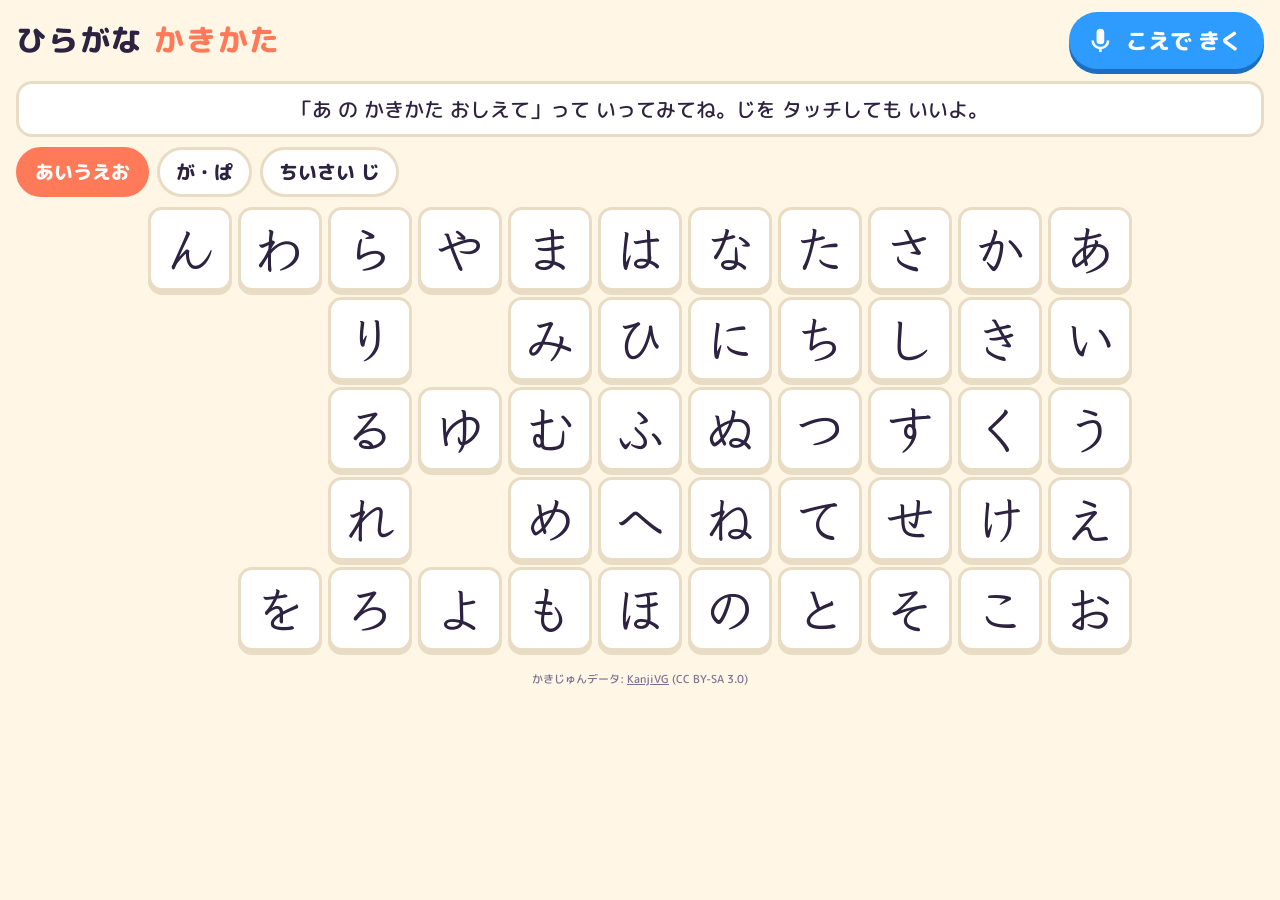
<file: docs/hiragana/index.html>
<!doctype html>
<html lang="ja">
<head>
<meta charset="utf-8">
<meta name="viewport" content="width=device-width, initial-scale=1, viewport-fit=cover">
<title>ひらがな かきかた</title>
<meta name="theme-color" content="#FFF6E5">
<link rel="preconnect" href="https://fonts.googleapis.com">
<link rel="preconnect" href="https://fonts.gstatic.com" crossorigin>
<link rel="stylesheet" href="https://fonts.googleapis.com/css2?family=Klee+One:wght@600&family=M+PLUS+Rounded+1c:wght@500;800&display=swap">
<style>
:root{
  --bg:#FFF6E5;
  --paper:#FFFFFF;
  --ink:#2B2340;
  --ink-soft:#7A7190;
  --line:#E9DCC4;
  --guide:#F2B8B8;
  --accent:#FF7A59;
  --mic:#2E9BFF;
  --ok:#2FC46A;
  --kana:"Klee One","UD デジタル 教科書体 N-R","YuKyokasho","Hiragino Maru Gothic ProN",serif;
  --body:"M PLUS Rounded 1c","Hiragino Maru Gothic ProN","Yu Gothic",system-ui,sans-serif;
  color-scheme:light;
}
*{box-sizing:border-box;-webkit-tap-highlight-color:transparent}
[hidden]{display:none !important}
html,body{height:100%}
body{margin:0;background:var(--bg);color:var(--ink);font-family:var(--body);font-weight:500;
  -webkit-user-select:none;user-select:none;overscroll-behavior:none}
button{font:inherit;color:inherit;cursor:pointer;border:0;background:none;touch-action:manipulation}

/* ---------- header ---------- */
header{display:flex;align-items:center;gap:12px;padding:max(12px,env(safe-area-inset-top)) 16px 12px}
h1{margin:0;font-size:clamp(20px,4.5vw,30px);font-weight:800;letter-spacing:.06em;flex:1}
h1 span{color:var(--accent)}
.mic{display:flex;align-items:center;gap:10px;padding:12px 22px 12px 16px;border-radius:999px;
  background:var(--mic);color:#fff;font-weight:800;font-size:clamp(16px,3.6vw,22px);
  box-shadow:0 5px 0 #1C6FC0}
.mic:active{transform:translateY(3px);box-shadow:0 2px 0 #1C6FC0}
.mic svg{width:1.4em;height:1.4em}
.mic.listening{background:#FF4D6D;box-shadow:0 5px 0 #B8203F;animation:pulse 1s ease-in-out infinite}
.mic:disabled{background:#B9B4C6;box-shadow:0 5px 0 #8E89A0;cursor:not-allowed}
@keyframes pulse{50%{transform:scale(1.06)}}

/* ---------- voice bubble ---------- */
.bubble{margin:0 16px 10px;padding:10px 16px;border-radius:16px;background:var(--paper);
  border:3px solid var(--line);font-size:clamp(15px,3.4vw,20px);text-align:center;min-height:1em}

/* ---------- tabs ---------- */
.tabs{display:flex;gap:8px;padding:0 16px 10px}
.tab{padding:8px 16px;border-radius:999px;background:var(--paper);border:3px solid var(--line);
  font-weight:800;font-size:clamp(14px,3.2vw,19px)}
.tab[aria-selected="true"]{background:var(--accent);border-color:var(--accent);color:#fff}

/* ---------- 50音表 ---------- */
.table-wrap{overflow-x:auto;padding:0 16px max(16px,env(safe-area-inset-bottom));direction:rtl}
.gojuon{direction:rtl;display:grid;grid-auto-flow:column;grid-template-rows:repeat(5,auto);
  gap:6px;min-width:min-content;margin:0 auto;width:max-content}
.cell{direction:ltr;width:var(--cw);height:var(--cw);border-radius:14px;background:var(--paper);
  border:3px solid var(--line);font-family:var(--kana);font-weight:600;font-size:calc(var(--cw)*.62);
  line-height:1;display:grid;place-items:center;padding:0 0 .08em;box-shadow:0 4px 0 var(--line)}
.cell:active{transform:translateY(3px);box-shadow:0 1px 0 var(--line)}
.cell.blank{visibility:hidden}
.gojuon{--cw:clamp(40px,min(8vw,13vh),84px)}

/* ---------- stage (書き順) ---------- */
.stage{position:fixed;inset:0;background:var(--bg);display:flex;flex-direction:column;align-items:center;
  padding:max(10px,env(safe-area-inset-top)) 16px max(12px,env(safe-area-inset-bottom));z-index:10}
.stage-top{width:100%;display:flex;align-items:center;gap:10px}
.round{width:56px;height:56px;border-radius:50%;background:var(--paper);border:3px solid var(--line);
  display:grid;place-items:center;font-size:26px;font-weight:800;flex:none;box-shadow:0 4px 0 var(--line)}
.round:active{transform:translateY(3px);box-shadow:0 1px 0 var(--line)}
.round svg{width:28px;height:28px}
.stage-title{flex:1;text-align:center;font-size:clamp(18px,4vw,26px);font-weight:800}
.stage-title b{font-family:var(--kana);font-size:1.5em;color:var(--accent);font-weight:600}
.board-row{flex:1;width:100%;display:flex;align-items:center;justify-content:center;gap:8px;min-height:0}
.board{width:min(92vw,calc(100vh - 230px),640px);height:min(92vw,calc(100vh - 230px),640px);
  background:var(--paper);border:4px solid var(--guide);border-radius:12px;position:relative;flex:none}
@supports (height:100dvh){.board{width:min(92vw,calc(100dvh - 230px),640px);height:min(92vw,calc(100dvh - 230px),640px)}}
.board svg{position:absolute;inset:0;width:100%;height:100%;overflow:visible}
.nav{width:56px;height:56px}
.navwrap{display:flex;flex-direction:column;align-items:center;gap:8px;flex:none}
.navlabel{font-family:var(--kana);font-weight:600;font-size:34px;line-height:1;color:var(--ink-soft);min-height:1em}
@media (max-aspect-ratio:4/5){
  .board-row{flex-wrap:wrap;align-content:center;gap:12px 0}
  .board{order:-1}
  .board-row .navwrap{margin:0 auto}
}
.caption{font-size:clamp(18px,4.2vw,28px);font-weight:800;min-height:1.5em;margin:10px 0 6px;text-align:center}
.controls{display:flex;gap:10px;flex-wrap:wrap;justify-content:center}
.pill{padding:10px 18px;border-radius:999px;background:var(--paper);border:3px solid var(--line);
  font-weight:800;font-size:clamp(14px,3.2vw,19px);box-shadow:0 4px 0 var(--line)}
.pill:active{transform:translateY(3px);box-shadow:0 1px 0 var(--line)}
.pill[aria-pressed="true"]{background:var(--ok);border-color:var(--ok);color:#fff;box-shadow:0 4px 0 #1F8E4B}
.stage .mic{padding:10px 18px 10px 14px}

.num{font-family:var(--body);font-weight:800}
.badge{transform-box:fill-box;transform-origin:center;animation:pop .35s cubic-bezier(.3,1.6,.5,1) both}
@keyframes pop{from{transform:scale(0)}to{transform:scale(1)}}
.credit{font-size:11px;color:var(--ink-soft);text-align:center;padding:4px 16px 12px;direction:ltr}
.credit a{color:inherit}
</style>
</head>
<body>

<header>
  <h1>ひらがな <span>かきかた</span></h1>
  <button class="mic" id="micMain" aria-label="こえで きく">
    <svg viewBox="0 0 24 24" fill="currentColor" aria-hidden="true"><path d="M12 15a3 3 0 0 0 3-3V6a3 3 0 1 0-6 0v6a3 3 0 0 0 3 3Zm5-3a5 5 0 0 1-10 0H5a7 7 0 0 0 6 6.92V21h2v-2.08A7 7 0 0 0 19 12h-2Z"/></svg>
    <span>こえで きく</span>
  </button>
</header>

<div class="bubble" id="bubble">「あ の かきかた おしえて」って いってみてね。じを タッチしても いいよ。</div>

<div class="tabs" role="tablist">
  <button class="tab" role="tab" data-set="seion" aria-selected="true">あいうえお</button>
  <button class="tab" role="tab" data-set="daku" aria-selected="false">が・ぱ</button>
  <button class="tab" role="tab" data-set="small" aria-selected="false">ちいさい じ</button>
</div>

<div class="table-wrap"><div class="gojuon" id="table"></div></div>
<div class="credit">かきじゅんデータ: <a href="https://kanjivg.tagaini.net/" target="_blank" rel="noopener">KanjiVG</a> (CC BY-SA 3.0)</div>

<section class="stage" id="stage" hidden aria-live="polite">
  <div class="stage-top">
    <button class="round" id="back" aria-label="ひょうに もどる">
      <svg viewBox="0 0 24 24" fill="none" stroke="currentColor" stroke-width="3" stroke-linecap="round" stroke-linejoin="round"><path d="M15 5l-7 7 7 7"/></svg>
    </button>
    <div class="stage-title"><b id="stageChar">あ</b> の かきかた</div>
    <button class="round" id="say" aria-label="よみあげる">
      <svg viewBox="0 0 24 24" fill="currentColor"><path d="M4 9v6h4l5 5V4L8 9H4Zm12.5 3A4.5 4.5 0 0 0 14 8v8a4.5 4.5 0 0 0 2.5-4Z"/></svg>
    </button>
  </div>
  <div class="board-row">
    <div class="navwrap"><button class="round nav" id="prev" aria-label="まえの じ">◀</button><span class="navlabel" id="prevLabel" aria-hidden="true"></span></div>
    <div class="board"><svg id="svg" viewBox="0 0 109 109"></svg></div>
    <div class="navwrap"><button class="round nav" id="next" aria-label="つぎの じ">▶</button><span class="navlabel" id="nextLabel" aria-hidden="true"></span></div>
  </div>
  <div class="caption" id="caption"></div>
  <div class="controls">
    <button class="pill" id="slow" aria-pressed="true">🐢 ゆっくり</button>
    <button class="pill" id="replay">🔁 はじめから</button>
    <button class="mic" id="micStage" aria-label="こえで きく">
      <svg viewBox="0 0 24 24" fill="currentColor" aria-hidden="true"><path d="M12 15a3 3 0 0 0 3-3V6a3 3 0 1 0-6 0v6a3 3 0 0 0 3 3Zm5-3a5 5 0 0 1-10 0H5a7 7 0 0 0 6 6.92V21h2v-2.08A7 7 0 0 0 19 12h-2Z"/></svg>
      <span>ほかの じ</span>
    </button>
  </div>
</section>

<script src="strokes.js"></script>
<script>
(() => {
const DATA = window.KANA_STROKES;
const $ = id => document.getElementById(id);
const NS = 'http://www.w3.org/2000/svg';
const COLORS = ['#FF4D4D', '#2E9BFF', '#2FB45E', '#FF9F1C', '#A55EEA'];

/* ---------- 50音表 (たて書き・右から) ---------- */
const SETS = {
  seion: ['あいうえお','かきくけこ','さしすせそ','たちつてと','なにぬねの','はひふへほ','まみむめも','や・ゆ・よ','らりるれろ','わ・・・を','ん・・・・'],
  daku:  ['がぎぐげご','ざじずぜぞ','だぢづでど','ばびぶべぼ','ぱぴぷぺぽ'],
  small: ['ぁぃぅぇぉ','ゃ・ゅ・ょ','っ・・・・','ゎ・・・・'],
};
let currentSet = 'seion';
function order() { return SETS[currentSet].join('').replace(/・/g, '').split(''); }

function renderTable() {
  const t = $('table');
  t.innerHTML = '';
  for (const col of SETS[currentSet]) {
    for (const ch of col) {
      const b = document.createElement('button');
      b.className = 'cell' + (ch === '・' ? ' blank' : '');
      if (ch !== '・') { b.textContent = ch; b.onclick = () => show(ch); }
      else b.tabIndex = -1;
      t.appendChild(b);
    }
  }
}
document.querySelectorAll('.tab').forEach(tab => tab.onclick = () => {
  document.querySelectorAll('.tab').forEach(x => x.setAttribute('aria-selected', x === tab));
  currentSet = tab.dataset.set;
  renderTable();
});
function setFor(ch) {
  for (const k in SETS) if (SETS[k].join('').includes(ch)) return k;
  return currentSet;
}

/* ---------- 書き順アニメーション ---------- */
const svg = $('svg');
let current = null, timer = null, raf = 0, runId = 0, slow = true;

function el(name, attrs, parent) {
  const e = document.createElementNS(NS, name);
  for (const k in attrs) e.setAttribute(k, attrs[k]);
  if (parent) parent.appendChild(e);
  return e;
}
function drawGuide() {
  svg.innerHTML = '';
  const g = el('g', {stroke: '#F2B8B8', 'stroke-width': .6, 'stroke-dasharray': '2 2'}, svg);
  el('line', {x1: 54.5, y1: 0, x2: 54.5, y2: 109}, g);
  el('line', {x1: 0, y1: 54.5, x2: 109, y2: 54.5}, g);
}
const wait = ms => new Promise(r => { timer = setTimeout(r, ms); });
function animatePath(p, len, dur, id, tip) {
  return new Promise(resolve => {
    const t0 = performance.now();
    const step = now => {
      if (id !== runId) return resolve();
      const k = Math.min(1, (now - t0) / dur);
      const e = k < .5 ? 2 * k * k : 1 - Math.pow(-2 * k + 2, 2) / 2; // ease-in-out
      p.style.strokeDashoffset = len * (1 - e);
      const pt = p.getPointAtLength(len * e);
      tip.setAttribute('cx', pt.x); tip.setAttribute('cy', pt.y);
      if (k < 1) raf = requestAnimationFrame(step); else resolve();
    };
    raf = requestAnimationFrame(step);
  });
}

async function play(ch) {
  const id = ++runId;
  cancelAnimationFrame(raf); clearTimeout(timer);
  const d = DATA[ch];
  const total = d.s.length;
  while (id === runId) {
    drawGuide();
    $('caption').textContent = `${total}かく で かくよ`;
    // フェードはこの周回の描画グループだけにかける(途中でボタンを押しても消えたままにならない)
    const layer = el('g', {}, svg);
    layer.style.transition = 'opacity .4s';
    const strokes = el('g', {fill: 'none', 'stroke-linecap': 'round', 'stroke-linejoin': 'round', 'stroke-width': 5.5}, layer);
    const badges = el('g', {}, layer);
    const tip = el('circle', {r: 3.4, fill: '#2B2340', opacity: 0}, svg);
    await wait(700);
    for (let i = 0; i < total && id === runId; i++) {
      const color = COLORS[i % COLORS.length];
      const p = el('path', {d: d.s[i], stroke: color}, strokes);
      const len = p.getTotalLength();
      p.style.strokeDasharray = `${len} ${len}`;
      p.style.strokeDashoffset = len;
      // 番号バッジ (KanjiVG の番号位置を中心に)
      const [nx, ny] = d.n[i];
      const bg = el('g', {class: 'badge'}, badges);
      el('circle', {cx: nx + 2.3, cy: ny - 2.9, r: 5.2, fill: color, stroke: '#fff', 'stroke-width': 1}, bg);
      const tx = el('text', {x: nx + 2.3, y: ny - 2.9, 'text-anchor': 'middle', 'dominant-baseline': 'central',
        'font-size': 6.8, fill: '#fff', class: 'num'}, bg);
      tx.textContent = i + 1;
      $('caption').innerHTML = `<span style="color:${color}">${i + 1}</span> かくめ`;
      const p0 = p.getPointAtLength(0);
      tip.setAttribute('cx', p0.x); tip.setAttribute('cy', p0.y);
      tip.setAttribute('opacity', 1);
      await wait(slow ? 450 : 250);
      if (id !== runId) return;
      const speed = slow ? 0.045 : 0.09; // 単位/ms
      await animatePath(p, len, Math.max(500, len / speed), id, tip);
      tip.setAttribute('opacity', 0);
      await wait(slow ? 600 : 300);
    }
    if (id !== runId) return;
    $('caption').textContent = 'できた！ 🎉';
    await wait(2200);
    if (id !== runId) return;
    layer.style.opacity = 0;
    await wait(450);
  }
}

function show(ch) {
  if (!DATA[ch]) return;
  current = ch;
  const s = setFor(ch);
  if (s !== currentSet) {
    currentSet = s;
    document.querySelectorAll('.tab').forEach(x => x.setAttribute('aria-selected', x.dataset.set === s));
    renderTable();
  }
  $('stageChar').textContent = ch;
  $('prevLabel').textContent = neighbor(-1);
  $('nextLabel').textContent = neighbor(1);
  $('prev').setAttribute('aria-label', `まえの じ ${neighbor(-1)}`);
  $('next').setAttribute('aria-label', `つぎの じ ${neighbor(1)}`);
  $('stage').hidden = false;
  speak(`${ch} の かきかた だよ`);
  play(ch);
}
function hide() { runId++; cancelAnimationFrame(raf); clearTimeout(timer); $('stage').hidden = true; }
function neighbor(dir) {
  const o = order(); const i = o.indexOf(current);
  return o[(i + dir + o.length) % o.length];
}
function step(dir) { show(neighbor(dir)); }
$('back').onclick = hide;
$('prev').onclick = () => step(-1);
$('next').onclick = () => step(1);
$('replay').onclick = () => play(current);
$('say').onclick = () => speak(current);
$('slow').onclick = () => {
  slow = !slow;
  $('slow').setAttribute('aria-pressed', slow);
  $('slow').textContent = slow ? '🐢 ゆっくり' : '🐇 ふつう';
  play(current);
};
document.addEventListener('keydown', e => {
  if (DATA[e.key]) show(e.key);
  else if (e.key === 'Escape') hide();
});

/* ---------- 読み上げ ---------- */
function speak(text) {
  if (!('speechSynthesis' in window) || !text) return;
  speechSynthesis.cancel();
  const u = new SpeechSynthesisUtterance(text);
  u.lang = 'ja-JP'; u.rate = 0.9; u.pitch = 1.15;
  const v = speechSynthesis.getVoices().find(v => v.lang && v.lang.startsWith('ja'));
  if (v) u.voice = v;
  speechSynthesis.speak(u);
}

/* ---------- 音声認識 ---------- */
const toHira = s => s.replace(/[ァ-ヶ]/g, c => String.fromCharCode(c.charCodeAt(0) - 0x60));
// 1文字の音が漢字に変換されてしまうときの読み替え
const KANJI_READ = {
  '胃':'い','位':'い','井':'い','鵜':'う','絵':'え','江':'え','尾':'お','緒':'お',
  '蚊':'か','木':'き','気':'き','区':'く','九':'く','毛':'け','子':'こ','個':'こ','粉':'こ',
  '差':'さ','詩':'し','死':'し','酢':'す','巣':'す','背':'せ','瀬':'せ','祖':'そ',
  '田':'た','血':'ち','地':'ち','津':'つ','手':'て','戸':'と','名':'な','菜':'な',
  '二':'に','荷':'に','似':'に','根':'ね','音':'ね','野':'の','歯':'は','葉':'は','派':'は',
  '日':'ひ','火':'ひ','比':'ひ','麩':'ふ','府':'ふ','屁':'へ','帆':'ほ','穂':'ほ',
  '間':'ま','真':'ま','実':'み','身':'み','三':'み','六':'む','目':'め','芽':'め','藻':'も',
  '矢':'や','湯':'ゆ','世':'よ','夜':'よ','四':'よ','等':'ら','利':'り','留':'る','炉':'ろ',
  '輪':'わ','和':'わ','我':'が','蛾':'が','字':'じ','時':'じ','図':'ず','頭':'ず','場':'ば',
  '婆':'ば','美':'び','部':'ぶ','歩':'ぶ','碁':'ご','五':'ご','後':'ご','座':'ざ','出':'で',
  '度':'ど','土':'ど','痔':'じ','魔':'ま','無':'む','模':'も','喪':'も','露':'ろ'
};
const SMALL = {'あ':'ぁ','い':'ぃ','う':'ぅ','え':'ぇ','お':'ぉ','や':'ゃ','ゆ':'ゅ','よ':'ょ','つ':'っ','わ':'ゎ'};

function normalize(s) {
  s = s.replace(/\s|[、。！？!?「」『』.,]/g, '');
  s = s.replace(/[一-鿿]/g, c => KANJI_READ[c] && !/[書描教方]/.test(c) ? KANJI_READ[c] : c);
  return toHira(s);
}
function pick(raw) {
  let s = normalize(raw);
  // 「ちいさい つ」「小さいや」
  let m = s.match(/(?:小さい|ちいさい|ちっちゃい|ちいさな|小さな)([あいうえおやゆよつわ])/);
  if (m) return SMALL[m[1]];
  // 「わをんの を」
  if (/わ[をお]ん?の[をお]/.test(s)) return 'を';
  // 「◯ の かきかた / ◯ って どう かく / ◯ を おしえて / ◯ は どう かくの」
  m = s.match(/^(?:.*?)([ぁ-ゔ]{1,3})(?:ー)*(?:の|って|は|を|も)?(?:書き方|書きかた|かきかた|描き方|かき方|書く|書け|かく|かけ|どう|教えて|おしえて)/);
  let cand = m ? m[1] : s;
  cand = cand.replace(/ー+$/, '');
  // 「あの」→ 「あ」 など末尾の助詞を落とす
  if (cand.length > 1) cand = cand.replace(/(?:の|って|は|を)$/, '') || cand;
  // 「を」 は「お」と聞き取られやすいので、そのまま「お」扱い(子どもが選び直せる)
  if (cand.length === 1 && DATA[cand]) return cand;
  // 「ああ」「いー」のような伸ばしや重ね
  if (cand.length >= 2 && /^(.)\1+$/.test(cand) && DATA[cand[0]]) return cand[0];
  return null;
}

const SR = window.SpeechRecognition || window.webkitSpeechRecognition;
let rec = null, listening = false;
const mics = [$('micMain'), $('micStage')];
function say(text) { $('bubble').textContent = text; if (!$('stage').hidden) $('caption').textContent = text; }

if (!SR) {
  mics.forEach(m => { m.disabled = true; m.title = 'このブラウザは こえの にゅうりょくに たいおうしていません'; });
  $('micStage').hidden = true;
  $('bubble').textContent = 'このブラウザでは こえの にゅうりょくが つかえません(Chrome か Safari で ひらいてね)。じを タッチしてね。';
}

function listen() {
  if (!SR) return;
  if (listening) { rec && rec.abort(); return; }
  runId++; cancelAnimationFrame(raf); clearTimeout(timer);
  if ('speechSynthesis' in window) speechSynthesis.cancel();
  rec = new SR();
  rec.lang = 'ja-JP'; rec.interimResults = false; rec.maxAlternatives = 5; rec.continuous = false;
  rec.onstart = () => { listening = true; mics.forEach(m => m.classList.add('listening')); say('きいてるよ… 「◯ の かきかた」って いってね'); };
  rec.onend = () => {
    listening = false; mics.forEach(m => m.classList.remove('listening'));
    if (!$('stage').hidden && current && !handled) play(current);
  };
  let handled = false;
  rec.onresult = e => {
    const alts = Array.from(e.results[0]).map(a => a.transcript);
    for (const t of alts) {
      const ch = pick(t);
      if (ch) { handled = true; $('bubble').textContent = `「${ch}」だね！`; show(ch); return; }
    }
    say(`「${alts[0]}」? もういちど いってね`);
    speak('もういちど いってね');
  };
  rec.onerror = e => {
    if (e.error === 'not-allowed' || e.error === 'service-not-allowed') say('マイクが つかえないよ。おうちの ひとに マイクを「きょか」してもらってね');
    else if (e.error === 'no-speech') say('きこえなかったよ。もういちど おしてね');
    else if (e.error !== 'aborted') say('うまく きけなかったよ。もういちど おしてね');
  };
  try { rec.start(); } catch (_) {}
}
mics.forEach(m => m.onclick = listen);

renderTable();
if ('speechSynthesis' in window) speechSynthesis.getVoices();
if ('serviceWorker' in navigator && location.protocol === 'https:') navigator.serviceWorker.register('sw.js').catch(() => {});
window.__pick = pick; // テスト用
})();
</script>
</body>
</html>
</file>
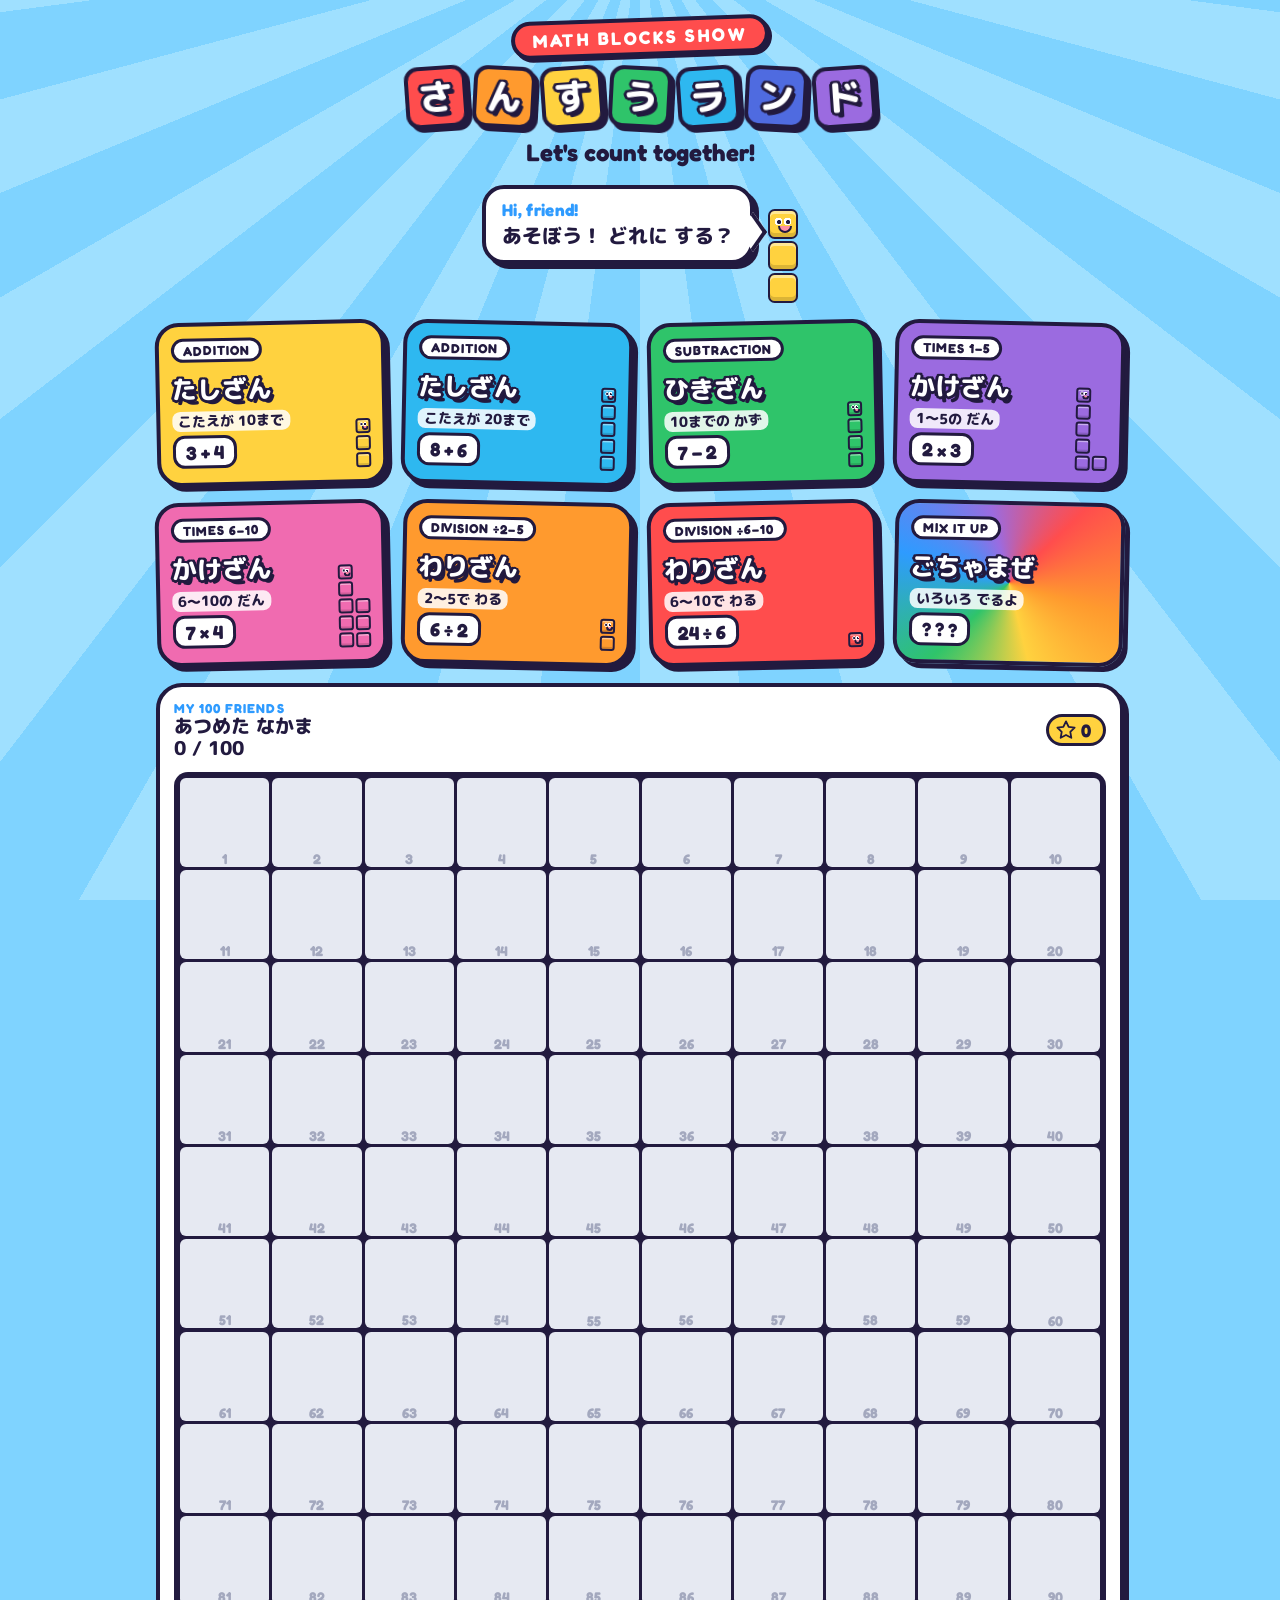
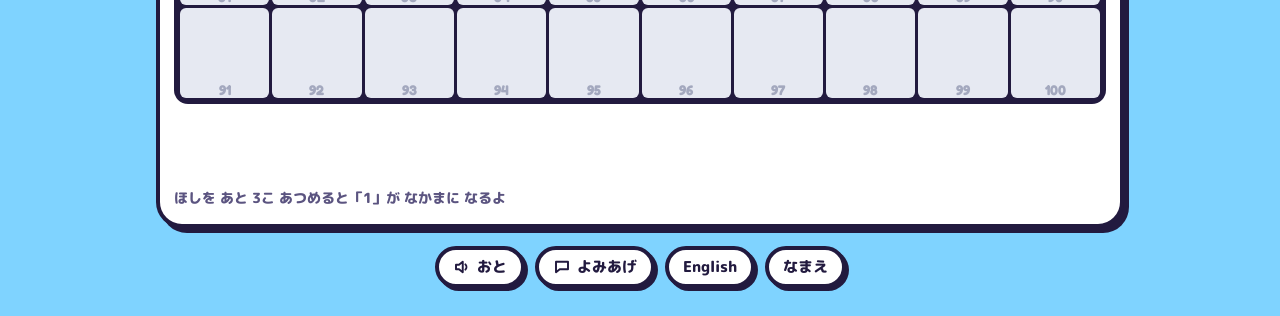
<file: docs/math/index.html>
<!doctype html>
<html lang="ja">
<head>
<meta charset="utf-8">
<meta name="viewport" content="width=device-width, initial-scale=1, viewport-fit=cover">
<title>かずブロックのさんすうランド</title>
<meta name="claude:viewport-fit-sides" content="cover">
<link rel="preconnect" href="https://fonts.googleapis.com">
<link rel="preconnect" href="https://fonts.gstatic.com" crossorigin>
<link rel="stylesheet" href="https://fonts.googleapis.com/css2?family=Fredoka:wght@500;700&family=M+PLUS+Rounded+1c:wght@500;800&display=swap">
<style>
/* Layout: a kids' TV studio set: sunburst sky, cartoon panels with thick ink outlines and hard drop shadows, a "screen" stage where the blocks act out each problem, big bubbly answer buttons below */
:root{
  --sky:#7FD3FF;
  --ray:#9FE0FF;
  --paper:#FFFFFF;
  --ink:#221A3F;
  --ink-soft:#5B5480;
  --sun:#FFD23F;
  --red:#FF4D4D;
  --blue:#2E9BFF;
  --green:#2FC46A;
  --muted:#E6E9F2;
  --display:"Fredoka","M PLUS Rounded 1c","Hiragino Maru Gothic ProN",system-ui,sans-serif;
  --body:"M PLUS Rounded 1c","Hiragino Maru Gothic ProN","Yu Gothic",system-ui,sans-serif;
  --c:clamp(16px,min(4.6vw,4.2vh),30px);
  --line:4px solid var(--ink);
  --drop:5px 5px 0 var(--ink);
  --outline:2px 2px 0 var(--ink),-2px 2px 0 var(--ink),2px -2px 0 var(--ink),-2px -2px 0 var(--ink),0 3px 0 var(--ink),3px 0 0 var(--ink),-3px 0 0 var(--ink),0 -2px 0 var(--ink),4px 5px 0 var(--ink);
  color-scheme:light;
}
*{box-sizing:border-box}
[hidden]{display:none !important}
html,body{height:100%}
body{
  margin:0;
  font-family:var(--body);font-weight:500;
  color:var(--ink);
  background-color:var(--sky);
  background-image:repeating-conic-gradient(from 0deg at 50% -8%,var(--sky) 0 7.5deg,var(--ray) 7.5deg 15deg);
  background-attachment:fixed;
  overflow-x:hidden;
  -webkit-tap-highlight-color:transparent;
}
button{font:inherit;color:inherit;cursor:pointer;touch-action:manipulation}
button:focus-visible,input:focus-visible{outline:5px solid var(--sun);outline-offset:3px}

.app{
  max-width:780px;margin:0 auto;min-height:100%;
  display:flex;flex-direction:column;gap:18px;
  padding-block:14px 28px;
  padding-left:max(16px,env(safe-area-inset-left,0px));
  padding-right:max(16px,env(safe-area-inset-right,0px));
}
.screen{display:flex;flex-direction:column;gap:18px;flex:1}
.panel{background:var(--paper);border:var(--line);border-radius:26px;box-shadow:var(--drop)}
.en{font-family:var(--display);font-weight:700;letter-spacing:.02em}

/* ---------- block buddies ---------- */
.bud{position:relative;display:inline-flex;flex-direction:column;align-items:center}
.bud .grid{display:grid;grid-auto-flow:column;grid-auto-columns:var(--c);gap:2px;transform:scaleY(-1)}
.cube{
  --col:#ccc;
  position:relative;width:var(--c);height:var(--c);
  transform:scaleY(-1);
  background:var(--col);
  border:2px solid var(--ink);
  border-radius:calc(var(--c)*.22);
  box-shadow:inset 0 calc(var(--c)*-.13) 0 rgba(0,0,0,.14),inset 0 calc(var(--c)*.1) 0 rgba(255,255,255,.45);
}
.cube.white{box-shadow:inset 0 0 0 calc(var(--c)*.08) var(--red),inset 0 calc(var(--c)*-.16) 0 rgba(0,0,0,.1)}
.cube.ghost{background:transparent;border:2px dashed var(--ink-soft);box-shadow:none;opacity:.6}
.cube.face::before{
  content:"";position:absolute;left:16%;right:16%;top:22%;height:34%;
  background:
    radial-gradient(circle at 25% 50%,#fff 0 calc(var(--c)*.12),transparent calc(var(--c)*.13)),
    radial-gradient(circle at 75% 50%,#fff 0 calc(var(--c)*.12),transparent calc(var(--c)*.13));
}
.cube.face .eyes{
  position:absolute;left:16%;right:16%;top:22%;height:34%;
  background:
    radial-gradient(circle at 28% 56%,var(--ink) 0 calc(var(--c)*.065),transparent calc(var(--c)*.075)),
    radial-gradient(circle at 78% 56%,var(--ink) 0 calc(var(--c)*.065),transparent calc(var(--c)*.075));
}
.cube.face::after{
  content:"";position:absolute;left:32%;width:36%;top:58%;height:18%;
  border:2px solid var(--ink);border-top:0;border-radius:0 0 999px 999px;background:#FF8FA3;
}
.cube .num{
  display:none;position:absolute;inset:0;place-items:center;
  font-family:var(--display);font-weight:700;font-size:calc(var(--c)*.55);
  color:var(--ink);text-shadow:0 0 3px #fff,0 0 3px #fff,0 0 3px #fff;
}
.bud.hint .cube .num{display:grid}
.bud.hint .cube.face::before,.bud.hint .cube.face::after,.bud.hint .cube .eyes{display:none}

.mystery{
  min-width:calc(var(--c)*2.4);height:calc(var(--c)*2.4);padding:0 8px;
  display:grid;place-items:center;
  border:4px dashed var(--ink);border-radius:20px;
  font-family:var(--display);font-weight:700;font-size:calc(var(--c)*1.4);color:var(--ink);
  background:var(--sun);
  animation:wobble 2.2s ease-in-out infinite;
}
.mystery.filled{background:var(--col);border-style:solid;animation:none;color:#fff;text-shadow:var(--outline);box-shadow:var(--drop)}
@keyframes wobble{0%,100%{transform:rotate(-5deg)}50%{transform:rotate(5deg)}}
@keyframes hop{0%{transform:translateY(0) scale(1)}30%{transform:translateY(-22px) scale(1.06,.95)}60%{transform:translateY(0) scale(1.05,.92)}100%{transform:translateY(0) scale(1)}}
@keyframes popin{0%{transform:scale(.2) rotate(-12deg);opacity:0}70%{transform:scale(1.12) rotate(3deg);opacity:1}100%{transform:scale(1) rotate(0)}}
@keyframes shake{0%,100%{transform:translateX(0)}20%{transform:translateX(-8px)}40%{transform:translateX(8px)}60%{transform:translateX(-5px)}80%{transform:translateX(5px)}}
@keyframes spin{to{transform:rotate(360deg)}}
.popin{animation:popin .45s cubic-bezier(.2,.9,.3,1.3) both}
.hop{animation:hop .7s ease-out 2}

/* ---------- home ---------- */
.title{display:flex;flex-direction:column;align-items:center;gap:10px;padding-top:4px;position:relative}
.ribbon{
  font-family:var(--display);font-weight:700;font-size:clamp(14px,3.8vw,18px);letter-spacing:.14em;text-transform:uppercase;
  background:var(--red);color:#fff;border:var(--line);border-radius:999px;padding:4px 18px;box-shadow:3px 3px 0 var(--ink);
  transform:rotate(-2deg);
}
.tiles{display:flex;gap:6px;flex-wrap:wrap;justify-content:center}
.tile{
  width:clamp(40px,11vw,62px);height:clamp(40px,11vw,62px);
  display:grid;place-items:center;border-radius:14px;
  font-family:var(--body);font-weight:800;font-size:clamp(22px,6.6vw,36px);color:#fff;
  text-shadow:var(--outline);
  border:var(--line);box-shadow:4px 4px 0 var(--ink);
  animation:popin .5s cubic-bezier(.2,.9,.3,1.3) both;
}
.tile:nth-child(odd){rotate:-4deg}
.tile:nth-child(even){rotate:3deg}
.tagline{margin:0;font-family:var(--display);font-weight:700;font-size:clamp(18px,5vw,24px);color:var(--ink)}

.hello{display:flex;align-items:flex-end;justify-content:center;gap:14px}
.speech{
  position:relative;background:var(--paper);border:var(--line);border-radius:22px;box-shadow:var(--drop);
  padding:10px 16px;font-weight:800;font-size:clamp(16px,4.4vw,20px);
  max-width:min(70vw,380px);text-wrap:balance;margin-bottom:calc(var(--c)*1.3);
}
.speech .en{display:block;font-size:.85em;color:var(--blue)}
.speech::after{
  content:"";position:absolute;right:-15px;bottom:16px;width:20px;height:20px;
  background:var(--paper);border-right:var(--line);border-top:var(--line);
  transform:rotate(45deg) skew(10deg,10deg);
}
.namebox{display:flex;gap:8px;justify-content:center;flex-wrap:wrap}
.namebox input{
  font:inherit;font-size:18px;padding:8px 12px;border-radius:14px;border:var(--line);
  width:min(220px,60vw);background:var(--paper);color:var(--ink);
}

.modes{display:grid;grid-template-columns:repeat(2,minmax(0,1fr));gap:16px}
@media (min-width:640px){.modes{grid-template-columns:repeat(4,minmax(0,1fr))}}
.mode{
  --col:#ccc;
  display:flex;flex-direction:column;align-items:flex-start;gap:4px;text-align:left;
  background:var(--col);border:var(--line);border-radius:24px;box-shadow:var(--drop);
  padding:12px 12px 14px;min-height:156px;position:relative;overflow:hidden;
  transition:transform .12s,box-shadow .12s;
}
.mode:nth-child(odd){rotate:-1.2deg}
.mode:nth-child(even){rotate:1.2deg}
.mode:hover{transform:translateY(-3px)}
.mode:active{transform:translate(4px,4px);box-shadow:1px 1px 0 var(--ink)}
.mode .men{font-family:var(--display);font-weight:700;font-size:13px;letter-spacing:.08em;text-transform:uppercase;
  background:var(--paper);border:3px solid var(--ink);border-radius:999px;padding:1px 9px}
.mode .mlabel{font-weight:800;font-size:clamp(20px,5.4vw,25px);color:#fff;text-shadow:var(--outline);margin-top:4px}
.mode .msub{font-size:14px;font-weight:800;background:rgba(255,255,255,.85);border-radius:8px;padding:0 6px}
.mode .msample{font-family:var(--display);font-weight:700;font-size:19px;margin-top:auto;
  background:var(--paper);border:3px solid var(--ink);border-radius:12px;padding:2px 10px}
.mode .bud{position:absolute;right:12px;bottom:12px;--c:15px}
.mode.mix{background:conic-gradient(from 45deg,#FF4D4D,#FF9A2E,#FFD23F,#2FC46A,#2E9BFF,#9B6BE0,#FF4D4D)}

.shelf{padding:14px 14px 16px;display:flex;flex-direction:column;gap:12px}
.shelf-head{display:flex;justify-content:space-between;align-items:center;gap:8px;flex-wrap:wrap}
.shelf-head h2{margin:0;font-size:19px;font-weight:800;display:flex;flex-direction:column;line-height:1.15}
.shelf-head h2 .en{font-size:13px;color:var(--blue);letter-spacing:.08em;text-transform:uppercase}
.starcount{
  font-family:var(--display);font-weight:700;font-size:18px;display:inline-flex;align-items:center;gap:4px;
  font-variant-numeric:tabular-nums;background:var(--sun);border:3px solid var(--ink);border-radius:999px;padding:2px 12px 2px 6px;
}
.starcount svg{width:22px;height:22px}
.chart{display:grid;grid-template-columns:repeat(10,minmax(0,1fr));gap:3px;padding:6px;background:var(--ink);border-radius:14px}
.cell{
  --col:var(--muted);
  aspect-ratio:1;max-width:100%;position:relative;border:0;padding:0;border-radius:6px;
  background:var(--col);display:grid;place-items:end center;
  font-family:var(--display);font-weight:700;font-size:clamp(9px,2.5vw,14px);font-variant-numeric:tabular-nums;
  color:#A3A8BE;
}
.cell.on{color:var(--ink);box-shadow:inset 0 -3px 0 rgba(0,0,0,.14)}
.cell.on::before{
  content:"";position:absolute;left:22%;right:22%;top:22%;height:22%;
  background:radial-gradient(circle at 25% 50%,var(--ink) 0 18%,transparent 22%),radial-gradient(circle at 75% 50%,var(--ink) 0 18%,transparent 22%);
}
.cell.on span{background:rgba(255,255,255,.85);border-radius:4px;padding:0 2px;margin-bottom:8%;line-height:1.1}
.cell.white{box-shadow:inset 0 0 0 2px var(--red)}
.cell.new{outline:3px solid var(--sun);outline-offset:-1px;z-index:1}
.cell.sel{outline:3px solid #fff;outline-offset:-1px;z-index:2}
.cell:disabled{cursor:default}
.detail{display:flex;gap:16px;align-items:flex-end;flex-wrap:wrap;justify-content:center;--c:13px;min-height:60px}
.detail .who{display:flex;flex-direction:column;gap:2px}
.detail .who b{font-family:var(--display);font-size:34px;line-height:1}
.detail .who .en{color:var(--blue);font-size:18px}
.shelf p{margin:0;font-size:14px;color:var(--ink-soft);font-weight:800}

.toggles{display:flex;gap:10px;justify-content:center;flex-wrap:wrap}
.toggle{
  display:inline-flex;align-items:center;gap:6px;
  border:var(--line);background:var(--paper);border-radius:999px;padding:6px 14px;box-shadow:3px 3px 0 var(--ink);
  font-weight:800;font-size:15px;
}
.toggle[aria-pressed="false"]{background:var(--muted);color:var(--ink-soft)}
.toggle svg{width:18px;height:18px}

/* ---------- quiz ---------- */
.bar{display:flex;align-items:center;gap:10px}
.back{
  border:var(--line);background:var(--paper);border-radius:14px;box-shadow:3px 3px 0 var(--ink);
  padding:5px 12px;font-weight:800;font-size:15px;flex-shrink:0;
}
.dots{display:flex;gap:4px;flex:1;justify-content:center;flex-wrap:wrap}
.dot{width:18px;height:18px;border-radius:5px;background:var(--paper);border:3px solid var(--ink)}
.dot.now{background:var(--sun);transform:scale(1.2) rotate(8deg)}
.dot.star{background:var(--sun)}
.dot.star::after{content:"";display:block;width:100%;height:100%;
  background:radial-gradient(circle,var(--red) 0 30%,transparent 32%)}
.dot.ok{background:#9EE6B9}

.stage{padding:16px 12px 16px;display:flex;flex-direction:column;align-items:center;gap:12px;position:relative;
  background:
    radial-gradient(circle,rgba(46,155,255,.12) 2px,transparent 2.5px) 0 0/18px 18px,
    var(--paper);
}
.stage .qno{position:absolute;left:-6px;top:-14px;rotate:-6deg;
  font-family:var(--display);font-weight:700;font-size:16px;background:var(--blue);color:#fff;text-shadow:var(--outline);
  border:var(--line);border-radius:12px;padding:2px 12px;box-shadow:3px 3px 0 var(--ink)}
.scene{
  display:flex;align-items:flex-end;justify-content:center;gap:clamp(6px,2vw,14px);flex-wrap:wrap;
  min-height:calc(var(--c)*5 + 24px);max-width:100%;
}
.scene.big{--c:clamp(12px,min(4vw,3.2vh),26px)}
.op{font-family:var(--display);font-weight:700;font-size:calc(var(--c)*1.6);align-self:center;color:var(--ink);line-height:1}
.groups{display:flex;gap:clamp(4px,1.6vw,10px);align-items:flex-end}
.caption{font-weight:800;font-size:clamp(15px,4vw,18px);text-align:center;margin:-2px 0 0;
  background:var(--sun);border:3px solid var(--ink);border-radius:999px;padding:2px 14px}
.eq{
  display:flex;align-items:center;gap:10px;flex-wrap:wrap;justify-content:center;
  font-family:var(--display);font-weight:700;font-size:clamp(30px,9vw,46px);line-height:1;
}
.chip{
  --col:#ccc;min-width:1.4em;padding:.1em .28em;border-radius:.3em;text-align:center;
  background:var(--col);color:#fff;text-shadow:var(--outline);
  border:var(--line);box-shadow:4px 4px 0 var(--ink);
  font-variant-numeric:tabular-nums;
}
.chip.white{box-shadow:inset 0 0 0 4px var(--red),4px 4px 0 var(--ink)}
.chip.q{background:var(--paper);border-style:dashed;color:var(--ink);text-shadow:none}
.eq .sym{color:var(--ink)}
.say-en{margin:-4px 0 0;font-family:var(--display);font-weight:700;font-size:17px;color:var(--blue);text-align:center;min-height:1.3em}

.message{min-height:2.6em;text-align:center;display:flex;flex-direction:column;align-items:center;justify-content:center;gap:2px}
.message .big{
  font-family:var(--display);font-weight:700;font-size:clamp(30px,9vw,46px);line-height:1;
  color:var(--sun);text-shadow:var(--outline);rotate:-3deg;
}
.message .ja{font-weight:800;font-size:clamp(16px,4.4vw,20px)}
.message.oops .big{color:var(--red);font-size:clamp(26px,7.6vw,38px)}
.message.oops .ja{background:var(--paper);border:3px solid var(--ink);border-radius:12px;padding:2px 12px}

.choices{display:grid;grid-template-columns:repeat(3,minmax(0,1fr));gap:14px}
.choice{
  --col:#ccc;
  min-height:98px;border-radius:26px;border:var(--line);
  background:var(--col);color:#fff;
  font-family:var(--display);font-weight:700;font-size:clamp(38px,11.5vw,60px);
  text-shadow:var(--outline);
  box-shadow:inset 0 -8px 0 rgba(0,0,0,.16),inset 0 6px 0 rgba(255,255,255,.4),var(--drop);
  transition:transform .1s,box-shadow .1s,opacity .2s;
  font-variant-numeric:tabular-nums;
}
.choice.white{box-shadow:inset 0 0 0 6px var(--red),inset 0 -8px 0 rgba(0,0,0,.1),var(--drop)}
.choice:active{transform:translate(4px,4px);box-shadow:inset 0 -8px 0 rgba(0,0,0,.16),1px 1px 0 var(--ink)}
.choice.wrong{animation:shake .45s;opacity:.35;filter:grayscale(.9)}
.choice.right{outline:6px solid var(--green);outline-offset:4px}
.choice:disabled{cursor:default}

/* ---------- result ---------- */
.result{align-items:center;text-align:center;justify-content:center}
.burst{position:relative;display:grid;place-items:center;width:min(300px,78vw);aspect-ratio:1;max-width:100%}
.burst::before{
  content:"";position:absolute;inset:0;
  background:repeating-conic-gradient(var(--sun) 0 10deg,#FFB627 10deg 20deg);
  clip-path:polygon(50% 0,61% 18%,80% 8%,79% 29%,98% 32%,85% 50%,98% 68%,79% 71%,80% 92%,61% 82%,50% 100%,39% 82%,20% 92%,21% 71%,2% 68%,15% 50%,2% 32%,21% 29%,20% 8%,39% 18%);
  animation:spin 18s linear infinite;
}
.burst .inner{position:relative;display:flex;flex-direction:column;align-items:center;gap:4px}
.burst .big{font-family:var(--display);font-weight:700;font-size:clamp(34px,10vw,50px);line-height:1;color:#fff;text-shadow:var(--outline);rotate:-4deg}
.burst .ja{font-weight:800;font-size:clamp(16px,4.6vw,21px);background:var(--paper);border:3px solid var(--ink);border-radius:12px;padding:2px 10px}
.bigstars{display:flex;gap:4px;flex-wrap:wrap;justify-content:center;max-width:440px}
.bigstars svg{width:clamp(26px,7.5vw,36px);height:clamp(26px,7.5vw,36px)}
.bigstars .off path{fill:var(--muted);stroke:#B9BED3}
.score{font-family:var(--display);font-weight:700;font-size:22px;font-variant-numeric:tabular-nums}
.newfriend{padding:14px 18px;display:flex;flex-direction:column;align-items:center;gap:10px;--c:20px;max-width:100%}
.newfriend b{font-size:18px;font-weight:800}
.newfriend .en{color:var(--blue);font-size:16px}
.newfriend .row{display:flex;gap:6px;flex-wrap:wrap;justify-content:center}
.actions{display:flex;gap:14px;flex-wrap:wrap;justify-content:center}
.btn{
  border:var(--line);border-radius:20px;padding:12px 24px;box-shadow:var(--drop);
  font-weight:800;font-size:20px;background:var(--sun);color:var(--ink);
  display:flex;flex-direction:column;line-height:1.15;
}
.btn .en{font-size:14px;color:var(--ink-soft)}
.btn.ghostbtn{background:var(--paper)}
.btn:active{transform:translate(4px,4px);box-shadow:1px 1px 0 var(--ink)}

#confetti{position:fixed;inset:0;pointer-events:none;z-index:50;width:100%;height:100%}

/* Tablets held sideways (Fire HD 8/10 are about 960×600): blocks on the left, answers on the right, no scrolling */
@media (orientation:landscape) and (min-width:700px){
  .app{max-width:1000px}
  #quiz{display:grid;grid-template-columns:minmax(0,1.4fr) minmax(0,1fr);grid-template-rows:auto 1fr auto;gap:12px 20px;align-items:start}
  #quiz .bar{grid-column:1/-1}
  #quiz .stage{grid-column:1;grid-row:2/4}
  #quiz .message{grid-column:2;grid-row:2;align-self:end}
  #quiz .choices{grid-column:2;grid-row:3;grid-template-columns:1fr}
  #quiz .choice{min-height:78px}
}
@media (max-width:480px){
  .dots{gap:3px}
  .dot{width:14px;height:14px;border-width:2px}
}
@media (max-width:380px){
  .choice{min-height:86px}
  .mode{min-height:144px;padding:10px}
}
@media (prefers-reduced-motion:reduce){
  *,*::before,*::after{animation:none !important;transition:none !important}
}
</style>
</head>
<body>

<canvas id="confetti" aria-hidden="true"></canvas>
<div class="app">

  <!-- HOME -->
  <section class="screen" id="home">
    <div class="title">
      <span class="ribbon">Math Blocks Show</span>
      <div class="tiles" id="titleTiles" aria-label="かずブロックの さんすうランド"></div>
      <p class="tagline">Let's count together!</p>
    </div>

    <div class="hello">
      <div class="speech" id="greet"></div>
      <div id="mascot"></div>
    </div>
    <div class="namebox" id="nameBox" hidden>
      <input id="nameInput" maxlength="10" placeholder="なまえ（ひらがな）" autocomplete="off">
      <button class="back" id="nameSave" type="button">きめた</button>
    </div>

    <div class="modes" id="modes"></div>

    <div class="panel shelf">
      <div class="shelf-head">
        <h2><span class="en">My 100 Friends</span>あつめた なかま <span id="friendCount"></span></h2>
        <span class="starcount"><span class="staricon"></span><span id="totalStars">0</span></span>
      </div>
      <div class="chart" id="chart"></div>
      <div class="detail" id="detail"></div>
      <p id="nextFriend"></p>
    </div>

    <div class="toggles">
      <button class="toggle" id="sndToggle" type="button" aria-pressed="true">
        <svg viewBox="0 0 24 24" fill="none" stroke="currentColor" stroke-width="2.6" stroke-linecap="round" stroke-linejoin="round"><path d="M4 9v6h4l5 4V5L8 9H4z"/><path d="M16.5 8.5a5 5 0 0 1 0 7"/></svg>
        おと
      </button>
      <button class="toggle" id="voiceToggle" type="button" aria-pressed="true">
        <svg viewBox="0 0 24 24" fill="none" stroke="currentColor" stroke-width="2.6" stroke-linecap="round" stroke-linejoin="round"><path d="M4 5h16v10H9l-5 4z"/></svg>
        よみあげ
      </button>
      <button class="toggle" id="enToggle" type="button" aria-pressed="true">English</button>
      <button class="toggle" id="nameToggle" type="button" aria-pressed="true">なまえ</button>
    </div>
  </section>

  <!-- QUIZ -->
  <section class="screen" id="quiz" hidden>
    <div class="bar">
      <button class="back" id="quitBtn" type="button">もどる</button>
      <div class="dots" id="dots"></div>
      <span class="starcount"><span class="staricon"></span><span id="roundStars">0</span></span>
    </div>

    <div class="panel stage">
      <span class="qno" id="qno">Q1</span>
      <div class="scene" id="scene"></div>
      <p class="caption" id="caption" hidden></p>
      <div class="eq" id="eq" aria-live="polite"></div>
      <p class="say-en" id="sayEn"></p>
    </div>

    <div class="message" id="msg" aria-live="polite"></div>
    <div class="choices" id="choices"></div>
  </section>

  <!-- RESULT -->
  <section class="screen result" id="result" hidden>
    <div class="burst"><div class="inner"><span class="big" id="resEn">Great Job!</span><span class="ja" id="resTitle">よく できました！</span></div></div>
    <div class="bigstars" id="bigStars"></div>
    <div class="score" id="resScore"></div>
    <div id="resNew"></div>
    <div class="actions">
      <button class="btn" id="againBtn" type="button">もういちど<span class="en">Play again</span></button>
      <button class="btn ghostbtn" id="menuBtn" type="button">メニューへ<span class="en">Menu</span></button>
    </div>
  </section>
</div>

<script>
(() => {
  // ---------- colors: one hue per digit, 7 is a rainbow, tens are white with red edges ----------
  const COL = {1:'#FF4D4D',2:'#FF9A2E',3:'#FFD23F',4:'#2FC46A',5:'#2EB8F0',6:'#9B6BE0',8:'#F06BB0',9:'#9AA6B4',10:'#FFFFFF'};
  const RAINBOW = ['#FF4D4D','#FF9A2E','#FFD23F','#2FC46A','#2EB8F0','#4F6BE0','#9B6BE0'];
  const RAINBOW_BG = 'linear-gradient(135deg,#FF4D4D,#FF9A2E,#FFD23F,#2FC46A,#2EB8F0,#9B6BE0)';
  const base = n => (n > 10 ? (n % 10 || 10) : n);
  const mainColor = n => n === 0 ? '#E6E9F2' : base(n) === 7 ? '#2FC46A' : COL[base(n)];
  function cubeColor(n, i){
    if (n <= 10) return n === 7 ? RAINBOW[i] : COL[n];
    const ones = n % 10, tensCubes = n - ones;
    if (i < tensCubes) return COL[10];
    return ones === 7 ? RAINBOW[i - tensCubes] : COL[ones];
  }
  function paint(elm, n){
    elm.style.setProperty('--col', mainColor(n));
    if (base(n) === 7 && n > 0) elm.style.background = RAINBOW_BG;
    if (base(n) === 10 && n > 0) elm.classList.add('white');
  }

  const ONES = ['zero','one','two','three','four','five','six','seven','eight','nine','ten','eleven','twelve','thirteen','fourteen','fifteen','sixteen','seventeen','eighteen','nineteen'];
  const TENS = ['','','twenty','thirty','forty','fifty','sixty','seventy','eighty','ninety'];
  function word(n){
    if (n === 100) return 'one hundred';
    if (n < 20) return ONES[n];
    return TENS[Math.floor(n / 10)] + (n % 10 ? '-' + ONES[n % 10] : '');
  }

  const $ = id => document.getElementById(id);
  const el = (tag, cls, txt) => { const e = document.createElement(tag); if (cls) e.className = cls; if (txt != null) e.textContent = txt; return e; };
  const rand = (a, b) => a + Math.floor(Math.random() * (b - a + 1));
  const shuffle = arr => { for (let i = arr.length - 1; i > 0; i--){ const j = Math.floor(Math.random() * (i + 1)); [arr[i], arr[j]] = [arr[j], arr[i]]; } return arr; };
  const pick = arr => arr[Math.floor(Math.random() * arr.length)];

  // A block buddy: n cubes stacked in towers (5 high up to 20, 10 high beyond), face on top of the first tower.
  function bud(n, {ghost = 0, hint = false, start = 1, same = 0, face = true, tower = 0} = {}){
    const wrap = el('div', 'bud');
    const g = el('div', 'grid');
    const rows = Math.max(1, Math.min(n, tower || (n <= 20 ? 5 : 10)));
    g.style.gridTemplateRows = `repeat(${rows}, var(--c))`;
    for (let i = 0; i < n; i++){
      const c = el('div', 'cube');
      const col = cubeColor(n, i);
      c.style.setProperty('--col', col);
      if (col === COL[10]) c.classList.add('white');
      const gone = i >= n - ghost;
      if (gone) c.classList.add('ghost');
      if (face && i === rows - 1 && !gone){ c.classList.add('face'); c.append(el('span', 'eyes')); }
      c.append(el('span', 'num', gone ? '' : String(same || start + i)));
      g.append(c);
    }
    wrap.append(g);
    if (hint) wrap.classList.add('hint');
    return wrap;
  }

  const STAR_SVG = '<svg viewBox="0 0 24 24"><path d="M12 2.6l2.9 5.9 6.5.9-4.7 4.6 1.1 6.5L12 17.4l-5.8 3.1 1.1-6.5L2.6 9.4l6.5-.9z" fill="#FFD23F" stroke="#221A3F" stroke-width="2" stroke-linejoin="round"/></svg>';
  document.querySelectorAll('.staricon').forEach(s => { s.innerHTML = STAR_SVG; s.style.display = 'inline-flex'; });

  // ---------- storage (per-device, optional) ----------
  const store = {
    get(k, d){ try { const v = localStorage.getItem('kazublock:' + k); return v == null ? d : JSON.parse(v); } catch { return d; } },
    set(k, v){ try { localStorage.setItem('kazublock:' + k, JSON.stringify(v)); } catch {} }
  };
  let totalStars = store.get('stars', 0);
  let soundOn = store.get('sound', true);
  let voiceOn = store.get('voice', true);
  let englishOn = store.get('english', true);
  let kidName = store.get('name', '');
  const MAX_FRIENDS = 100;
  const STARS_PER_FRIEND = 3;
  const friendsFor = stars => Math.min(MAX_FRIENDS, Math.floor(stars / STARS_PER_FRIEND));
  let selectedFriend = 0, freshFriends = new Set();

  // ---------- sound ----------
  let ac = null;
  function audio(){
    if (!soundOn) return null;
    try { ac = ac || new (window.AudioContext || window.webkitAudioContext)(); if (ac.state === 'suspended') ac.resume(); } catch { ac = null; }
    return ac;
  }
  function tone(f, t0, dur, type = 'triangle', vol = .14){
    const a = audio(); if (!a) return;
    const o = a.createOscillator(), g = a.createGain();
    o.type = type; o.frequency.value = f;
    const t = a.currentTime + t0;
    g.gain.setValueAtTime(0, t); g.gain.linearRampToValueAtTime(vol, t + .02); g.gain.exponentialRampToValueAtTime(.001, t + dur);
    o.connect(g).connect(a.destination); o.start(t); o.stop(t + dur + .02);
  }
  const sfx = {
    tap(){ tone(880, 0, .06, 'sine', .06); },
    good(){ [523, 659, 784, 1047].forEach((f, i) => tone(f, i * .08, .22)); },
    oops(){ tone(392, 0, .16, 'sine', .1); tone(311, .14, .26, 'sine', .1); },
    fanfare(){ [523, 523, 659, 784, 659, 784, 1047].forEach((f, i) => tone(f, i * .13, .24, 'square', .05)); }
  };

  // ---------- voice: Japanese first, then an English line ----------
  let jaVoice = null, enVoice = null;
  function loadVoice(){
    try {
      const vs = speechSynthesis.getVoices();
      jaVoice = vs.find(v => /^ja/i.test(v.lang)) || null;
      enVoice = vs.find(v => /^en-US/i.test(v.lang)) || vs.find(v => /^en/i.test(v.lang)) || null;
    } catch {}
  }
  try { loadVoice(); speechSynthesis.onvoiceschanged = loadVoice; } catch {}
  function utter(text, lang, voice){
    const u = new SpeechSynthesisUtterance(text);
    u.lang = lang; if (voice) u.voice = voice;
    u.rate = lang === 'ja-JP' ? .9 : .85; u.pitch = 1.25;
    speechSynthesis.speak(u);
  }
  function say(ja, en){
    if (!voiceOn) return;
    try {
      speechSynthesis.cancel();
      if (ja) utter(ja, 'ja-JP', jaVoice);
      if (en && englishOn) utter(en, 'en-US', enVoice);
    } catch {}
  }

  // ---------- confetti ----------
  const cv = $('confetti'), cx = cv.getContext('2d');
  let parts = [], raf = 0;
  const reduced = matchMedia('(prefers-reduced-motion: reduce)').matches;
  function confetti(count = 60){
    if (reduced) return;
    cv.width = innerWidth * devicePixelRatio; cv.height = innerHeight * devicePixelRatio;
    const colors = RAINBOW.concat(['#F06BB0', '#FFFFFF']);
    for (let i = 0; i < count; i++){
      parts.push({x: innerWidth * (.2 + Math.random() * .6), y: innerHeight * .45, vx: (Math.random() - .5) * 12, vy: -6 - Math.random() * 9,
        s: 9 + Math.random() * 8, r: Math.random() * 6, vr: (Math.random() - .5) * .4, c: pick(colors), star: Math.random() < .3, life: 0});
    }
    if (!raf) raf = requestAnimationFrame(tick);
  }
  function tick(){
    const d = devicePixelRatio;
    cx.clearRect(0, 0, cv.width, cv.height);
    parts = parts.filter(p => p.y < innerHeight + 40 && p.life < 220);
    for (const p of parts){
      p.vy += .32; p.vx *= .99; p.x += p.vx; p.y += p.vy; p.r += p.vr; p.life++;
      cx.save(); cx.translate(p.x * d, p.y * d); cx.rotate(p.r);
      cx.fillStyle = p.c; cx.strokeStyle = '#221A3F'; cx.lineWidth = 2 * d;
      const s = p.s * d;
      if (p.star){
        cx.beginPath();
        for (let k = 0; k < 10; k++){ const rr = k % 2 ? s * .25 : s * .6, a = k * Math.PI / 5; cx.lineTo(Math.sin(a) * rr, -Math.cos(a) * rr); }
        cx.closePath(); cx.fill(); cx.stroke();
      } else { cx.fillRect(-s / 2, -s / 2, s, s); cx.strokeRect(-s / 2, -s / 2, s, s); }
      cx.restore();
    }
    raf = parts.length ? requestAnimationFrame(tick) : 0;
    if (!raf) cx.clearRect(0, 0, cv.width, cv.height);
  }

  // ---------- modes ----------
  const gens = {
    add10(){ const s = rand(2, 10), a = rand(1, s - 1); return {op: '+', a, b: s - a, ans: s}; },
    add20(){ const a = rand(2, 10), b = rand(Math.max(1, 11 - a), 10); return {op: '+', a, b, ans: a + b}; },
    sub10(){ const a = rand(2, 10), b = rand(1, a - 1); return {op: '−', a, b, ans: a - b}; },
    mul5(){ const a = rand(1, 5), b = rand(1, 5); return {op: '×', a, b, ans: a * b}; },
    mul10(){ const a = rand(6, 10), b = rand(1, 10); return {op: '×', a, b, ans: a * b}; },
    div5(){ const b = rand(2, 5), ans = rand(1, 5); return {op: '÷', a: b * ans, b, ans}; },
    div10(){ const b = rand(6, 10), ans = rand(1, 10); return {op: '÷', a: b * ans, b, ans}; }
  };
  const MODES = {
    add10: {label: 'たしざん', en: 'Addition', sub: 'こたえが 10まで', icon: 3, sample: '3 + 4', gen: gens.add10},
    add20: {label: 'たしざん', en: 'Addition', sub: 'こたえが 20まで', icon: 5, sample: '8 + 6', gen: gens.add20},
    sub10: {label: 'ひきざん', en: 'Subtraction', sub: '10までの かず', icon: 4, sample: '7 − 2', gen: gens.sub10},
    mul5:  {label: 'かけざん', en: 'Times 1–5', sub: '1〜5の だん', icon: 6, sample: '2 × 3', gen: gens.mul5},
    mul10: {label: 'かけざん', en: 'Times 6–10', sub: '6〜10の だん', icon: 8, sample: '7 × 4', gen: gens.mul10},
    div5:  {label: 'わりざん', en: 'Division ÷2–5', sub: '2〜5で わる', icon: 2, sample: '6 ÷ 2', gen: gens.div5},
    div10: {label: 'わりざん', en: 'Division ÷6–10', sub: '6〜10で わる', icon: 1, sample: '24 ÷ 6', gen: gens.div10},
    mix:   {label: 'ごちゃまぜ', en: 'Mix It Up', sub: 'いろいろ でるよ', icon: 7, sample: '? ? ?', mix: true,
      gen(){ return pick([gens.add10, gens.add20, gens.sub10, gens.mul5, gens.div5])(); }}
  };
  const SPOKEN = {'+': 'たす', '−': 'ひく', '×': 'かける', '÷': 'わる'};
  const SPOKEN_EN = {'+': 'plus', '−': 'minus', '×': 'times', '÷': 'divided by'};
  const PRAISE = [['Great job!', 'せいかい！'], ['Awesome!', 'すごい！'], ['You did it!', 'やったね！'], ['Super!', 'ばっちり！'], ['Amazing!', 'てんさい！'], ['Perfect!', 'かんぺき！']];
  const ROUND = 10;

  let state = null;

  function choicesFor(q){
    const opts = new Set([q.ans]);
    const near = [q.ans + 1, q.ans - 1, q.ans + 2, q.ans - 2];
    const extra = q.op === '×' ? [q.a * (q.b + 1), q.a * (q.b - 1), (q.a + 1) * q.b, (q.a - 1) * q.b, q.a + q.b] : [q.ans + 3, q.ans - 3];
    const pool = shuffle(q.op === '×' ? extra.concat(near) : near.concat(extra));
    for (const n of pool){ if (opts.size >= 3) break; if (n >= (q.op === '−' ? 0 : 1) && n <= 100) opts.add(n); }
    let k = 1; while (opts.size < 3) opts.add(q.ans + k++);
    return shuffle([...opts]);
  }

  function chip(n){ const c = el('span', 'chip', String(n)); paint(c, n); return c; }

  function renderScene(hint){
    const q = state.q, sc = $('scene');
    sc.replaceChildren();
    sc.classList.toggle('big', (q.op === '×' && q.a > 5) || (q.op === '÷' && q.a > 25));
    const cap = $('caption'); cap.hidden = true;
    if (q.op === '+'){
      sc.append(bud(q.a, {hint}), el('span', 'op', '+'), bud(q.b, {hint, start: q.a + 1}));
    } else if (q.op === '−'){
      sc.append(bud(q.a, {hint, ghost: q.b}));
      cap.hidden = false; cap.textContent = `${q.a}こ から ${q.b}こ ばいばい`;
    } else if (q.op === '÷'){
      // Before a mistake: the whole pile and the group size. On a hint or once solved: the pile regrouped, each group numbered.
      if (hint || state.solved){
        const gr = el('div', 'groups');
        for (let k = 0; k < q.ans; k++) gr.append(bud(q.b, {hint, same: k + 1, tower: q.b}));
        sc.append(gr);
      } else sc.append(bud(q.a), el('span', 'op', '÷'), bud(q.b));
      cap.hidden = false;
      cap.textContent = state.solved ? `${q.b}こずつ ${q.ans}つ できたね`
        : hint ? `${q.b}こずつ まとめたよ。いくつ できたかな？`
        : `${q.a}こを ${q.b}こずつ わけると いくつ？`;
    } else {
      const gr = el('div', 'groups');
      for (let k = 0; k < q.b; k++) gr.append(bud(q.a, {hint, start: k * q.a + 1, tower: q.a > 5 ? q.a : 5}));
      sc.append(gr);
      cap.hidden = false; cap.textContent = `${q.a} が ${q.b}こ ぶん`;
    }
    sc.append(el('span', 'op', '='));
    if (state.solved){
      let ans;
      if (q.op === '×' || q.op === '÷' || q.ans === 0){ ans = el('div', 'mystery filled', String(q.ans)); paint(ans, q.ans); }
      else ans = bud(q.ans);
      ans.classList.add('popin'); sc.append(ans);
      requestAnimationFrame(() => ans.classList.add('hop'));
    } else sc.append(el('div', 'mystery', '?'));
  }

  function renderEq(){
    const q = state.q, eq = $('eq');
    eq.replaceChildren(chip(q.a), el('span', 'sym', q.op), chip(q.b), el('span', 'sym', '='));
    if (state.solved) { const c = chip(q.ans); c.classList.add('popin'); eq.append(c); }
    else eq.append(el('span', 'chip q', '?'));
    $('sayEn').textContent = !englishOn ? '' : state.solved
      ? `${word(q.a)} ${SPOKEN_EN[q.op]} ${word(q.b)} is ${word(q.ans)}!`
      : `${word(q.a)} ${SPOKEN_EN[q.op]} ${word(q.b)} is…?`;
  }

  function renderDots(){
    const d = $('dots'); d.replaceChildren();
    for (let i = 0; i < ROUND; i++){
      const dot = el('span', 'dot');
      if (i < state.results.length) dot.classList.add(state.results[i] ? 'star' : 'ok');
      else if (i === state.i) dot.classList.add('now');
      d.append(dot);
    }
    $('roundStars').textContent = state.stars;
    $('qno').textContent = `Q${Math.min(state.solved ? state.i : state.i + 1, ROUND)}`;
  }

  function setMsg(kind, big, ja){
    const m = $('msg'); m.className = 'message ' + kind; m.replaceChildren();
    if (big) m.append(el('span', 'big', big));
    if (ja) m.append(el('span', 'ja', ja));
  }

  function nextQuestion(){
    if (state.i >= ROUND) return showResult();
    let q, key, tries = 0;
    do { q = MODES[state.mode].gen(); key = q.a + q.op + q.b; } while (state.used.has(key) && ++tries < 30);
    state.used.add(key);
    Object.assign(state, {q, solved: false, firstTry: true, locked: false});
    renderScene(false); renderEq(); renderDots();
    setMsg('', '', '');
    const ch = $('choices'); ch.replaceChildren();
    for (const n of choicesFor(q)){
      const b = el('button', 'choice', String(n)); b.type = 'button'; paint(b, n);
      b.addEventListener('click', () => answer(n, b));
      ch.append(b);
    }
    say(`${q.a} ${SPOKEN[q.op]} ${q.b} は？`);
  }

  function answer(n, btn){
    if (state.locked) return;
    const q = state.q;
    if (n === q.ans){
      state.locked = true; state.solved = true;
      if (state.firstTry) state.stars++;
      state.results.push(state.firstTry);
      btn.classList.add('right');
      [...$('choices').children].forEach(b => b.disabled = true);
      renderScene(false); renderEq();
      const [en, ja] = state.firstTry ? pick(PRAISE) : ['Nice!', 'できたね！'];
      setMsg('good', englishOn ? en : ja, englishOn ? ja : '');
      sfx.good(); confetti(state.firstTry ? 50 : 24);
      say(`${ja} こたえは ${q.ans}`, `${en} ${word(q.a)} ${SPOKEN_EN[q.op]} ${word(q.b)} is ${word(q.ans)}.`);
      state.i++; renderDots();
      state.timer = setTimeout(nextQuestion, englishOn && voiceOn ? 3200 : 2000);
    } else {
      state.firstTry = false;
      btn.classList.add('wrong'); btn.disabled = true;
      renderScene(true);
      const tip = q.op === '−' ? 'のこった ブロックを かぞえてみよう' : q.op === '÷' ? 'まとまりを かぞえてみよう' : 'ブロックを かぞえてみよう';
      setMsg('oops', englishOn ? 'So close!' : '', `おしい！ ${tip}`);
      sfx.oops(); say(`おしい！ ${tip}`, 'So close! Let\'s count.');
    }
  }

  function startRound(mode){
    if (state) clearTimeout(state.timer);
    state = {mode, i: 0, stars: 0, results: [], used: new Set()};
    show('quiz'); nextQuestion();
  }

  function showResult(){
    const before = friendsFor(totalStars);
    totalStars += state.stars; store.set('stars', totalStars);
    const after = friendsFor(totalStars);
    const s = state.stars;
    const [en, ja] = s === ROUND ? ['Super Star!', 'ぜんもん せいかい！'] : s >= 7 ? ['Great Job!', 'よく できました！'] : s >= 4 ? ['Way to Go!', 'がんばったね！'] : ['Nice Try!', 'たくさん かぞえたね！'];
    $('resEn').textContent = en; $('resTitle').textContent = ja;
    $('resScore').textContent = `ほし ${s} / ${ROUND}`;
    const bs = $('bigStars'); bs.replaceChildren();
    state.results.forEach(r => { const w = el('span', r ? '' : 'off'); w.innerHTML = STAR_SVG; bs.append(w); });
    const nf = $('resNew'); nf.replaceChildren();
    freshFriends = new Set();
    if (after > before){
      for (let k = before + 1; k <= after; k++) freshFriends.add(k);
      selectedFriend = after;
      const box = el('div', 'panel newfriend');
      const names = [...freshFriends].map(k => `「${k}」`).join('');
      box.append(el('span', 'en', after - before > 1 ? 'New friends!' : 'New friend!'), el('b', '', `あたらしい なかま ${names} が きたよ！`));
      const row = el('div', 'row');
      for (const k of freshFriends){ const bd = bud(k); bd.classList.add('popin', 'hop'); row.append(bd); }
      box.append(row);
      nf.append(box);
    }
    show('result'); sfx.fanfare(); confetti(120);
    say(ja, en);
  }

  // ---------- home ----------
  function renderHome(){
    const tt = $('titleTiles'); tt.replaceChildren();
    [...'さんすうランド'].forEach((ch, i) => {
      const t = el('span', 'tile', ch); t.style.background = RAINBOW[i];
      t.style.animationDelay = (i * 70) + 'ms'; tt.append(t);
    });
    const m = $('mascot'); m.replaceChildren(); const mb = bud(3); mb.classList.add('hop'); m.append(mb);
    renderGreeting();

    const ms = $('modes'); ms.replaceChildren();
    for (const [key, md] of Object.entries(MODES)){
      const b = el('button', 'mode' + (md.mix ? ' mix' : '')); b.type = 'button';
      b.style.setProperty('--col', mainColor(md.icon));
      b.append(el('span', 'men', md.en), el('span', 'mlabel', md.label), el('span', 'msub', md.sub), el('span', 'msample', md.sample));
      if (!md.mix) b.append(bud(md.icon));
      b.addEventListener('click', () => { sfx.tap(); startRound(key); });
      ms.append(b);
    }
    renderShelf();
  }

  function renderShelf(){
    $('totalStars').textContent = totalStars;
    const have = friendsFor(totalStars);
    $('friendCount').textContent = `${have} / ${MAX_FRIENDS}`;
    const ch = $('chart'); ch.replaceChildren();
    for (let k = 1; k <= MAX_FRIENDS; k++){
      const on = k <= have;
      const c = el('button', 'cell' + (on ? ' on' : ''));
      c.type = 'button'; c.disabled = !on;
      c.setAttribute('aria-label', on ? `なかま ${k}` : `${k}（まだ）`);
      if (on){ paint(c, k); if (freshFriends.has(k)) c.classList.add('new'); if (k === selectedFriend) c.classList.add('sel'); }
      c.append(el('span', '', String(k)));
      c.addEventListener('click', () => { selectedFriend = k; sfx.tap(); renderShelf(); say(`${k}`, word(k)); });
      ch.append(c);
    }
    const dt = $('detail'); dt.replaceChildren();
    const show1 = selectedFriend && selectedFriend <= have ? selectedFriend : have;
    if (show1){
      const who = el('div', 'who');
      who.append(el('b', '', String(show1)), el('span', 'en', word(show1)));
      dt.append(bud(show1), who);
    }
    $('nextFriend').textContent = have >= MAX_FRIENDS
      ? '100にんの なかまが ぜんいん そろったよ！ You did it!'
      : `ほしを あと ${STARS_PER_FRIEND * (have + 1) - totalStars}こ あつめると「${have + 1}」が なかまに なるよ`;
  }

  function renderGreeting(){
    const g = $('greet'); g.replaceChildren();
    g.append(el('span', 'en', kidName ? `Hi, ${kidName}!` : "Hi, friend!"),
      document.createTextNode(kidName ? `${kidName}ちゃん、あそぼう！ どれに する？` : 'あそぼう！ どれに する？'));
    if (!englishOn) g.firstChild.remove();
  }

  function show(id){
    for (const s of ['home', 'quiz', 'result']) $(s).hidden = s !== id;
    if (id === 'home') renderHome();
    scrollTo(0, 0);
  }

  // ---------- wiring ----------
  function syncToggles(){
    $('sndToggle').setAttribute('aria-pressed', soundOn);
    $('voiceToggle').setAttribute('aria-pressed', voiceOn);
    $('enToggle').setAttribute('aria-pressed', englishOn);
  }
  $('sndToggle').addEventListener('click', () => { soundOn = !soundOn; store.set('sound', soundOn); syncToggles(); sfx.tap(); });
  $('voiceToggle').addEventListener('click', () => { voiceOn = !voiceOn; store.set('voice', voiceOn); syncToggles(); if (voiceOn) say('よみあげ するよ'); else try { speechSynthesis.cancel(); } catch {} });
  $('enToggle').addEventListener('click', () => { englishOn = !englishOn; store.set('english', englishOn); syncToggles(); renderGreeting(); if (englishOn) say('', "Let's learn English!"); });
  $('nameToggle').addEventListener('click', () => { const nb = $('nameBox'); nb.hidden = !nb.hidden; if (!nb.hidden){ $('nameInput').value = kidName; $('nameInput').focus(); } });
  function saveName(){ kidName = $('nameInput').value.trim().slice(0, 10); store.set('name', kidName); $('nameBox').hidden = true; renderGreeting(); if (kidName) say(`${kidName}ちゃん、よろしくね`); }
  $('nameSave').addEventListener('click', saveName);
  $('nameInput').addEventListener('keydown', e => { if (e.key === 'Enter') saveName(); });
  $('quitBtn').addEventListener('click', () => { clearTimeout(state && state.timer); try { speechSynthesis.cancel(); } catch {} show('home'); });
  $('againBtn').addEventListener('click', () => startRound(state.mode));
  $('menuBtn').addEventListener('click', () => show('home'));

  syncToggles();
  show('home');

  // Offline play on the hosted copy (GitHub Pages); the artifact viewer has no service workers.
  if ('serviceWorker' in navigator && location.hostname.endsWith('github.io')){
    try { navigator.serviceWorker.register('sw.js').catch(() => {}); } catch {}
  }
})();
</script>
</body>
</html>
</file>
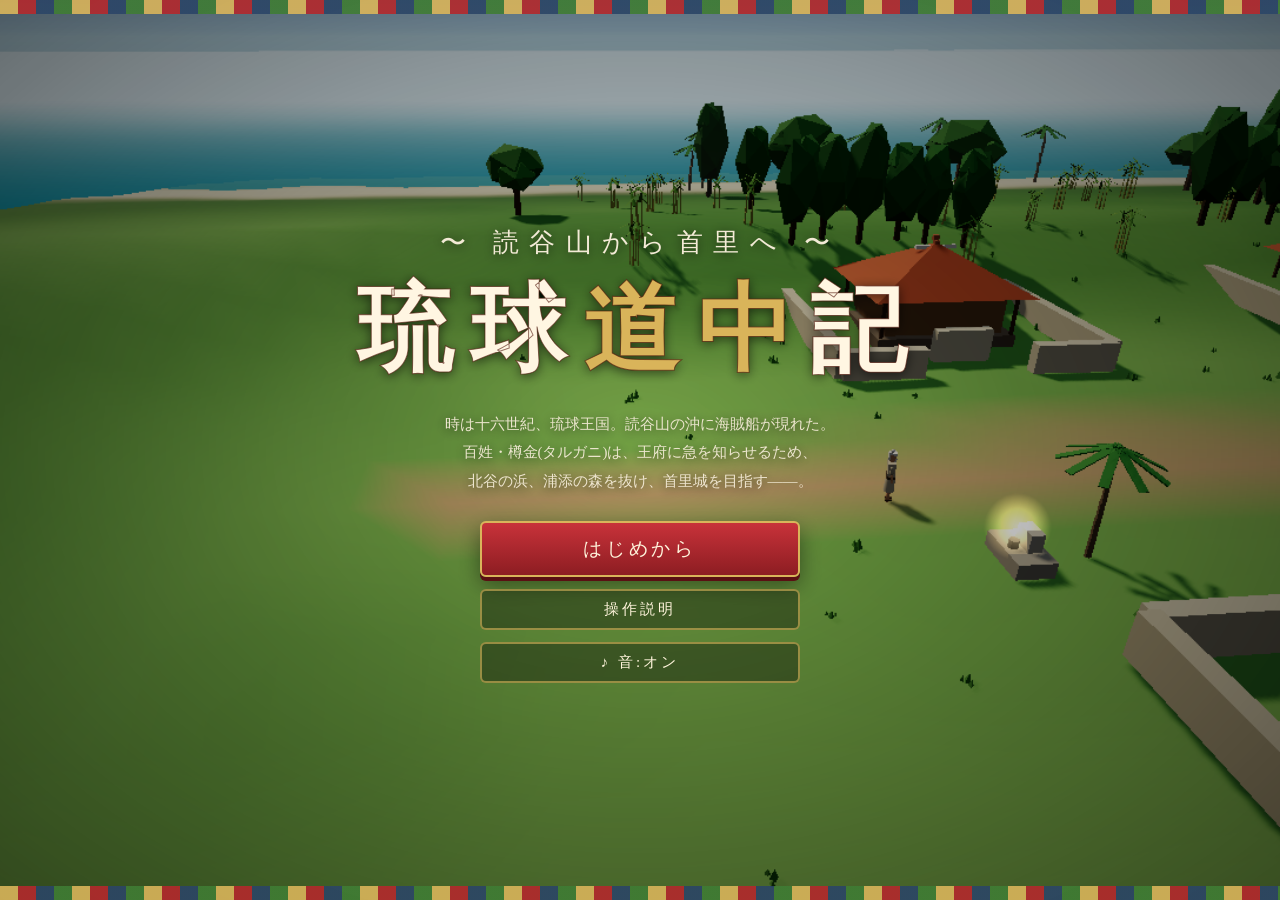
<file: docs/ryukyu/index.html>
<!doctype html>
<html lang="ja">
<head>
<meta charset="utf-8">
<meta name="viewport" content="width=device-width, initial-scale=1, maximum-scale=1, user-scalable=no, viewport-fit=cover">
<title>琉球道中記 〜読谷山から首里へ〜</title>
<meta name="description" content="琉球王国時代を舞台にした3Dアクションゲーム。読谷山の百姓・樽金となり、海賊の襲来を知らせるため首里城を目指す。">
<style>
  :root { --red: #b3282c; --gold: #d9b45a; --ink: #1b1512; --paper: #f3ead6; --indigo: #2b4566; }
  * { box-sizing: border-box; -webkit-tap-highlight-color: transparent; }
  html, body { margin: 0; height: 100%; overflow: hidden; background: #0d0b0a; color: var(--paper);
    font-family: "Hiragino Mincho ProN", "Yu Mincho", "Noto Serif JP", serif; user-select: none; -webkit-user-select: none; touch-action: none; }
  canvas#game { position: fixed; inset: 0; width: 100%; height: 100%; display: block; }
  .hide { display: none !important; }
  .hidden { display: none; }
  button { font: inherit; cursor: pointer; }

  /* 読み込み */
  #loading { position: fixed; inset: 0; z-index: 50; display: flex; align-items: center; justify-content: center; flex-direction: column; background: #120e0c; font-size: 20px; letter-spacing: .2em; }
  #loading pre { font-size: 12px; color: #c88; white-space: pre-wrap; max-width: 90vw; }

  /* タイトル */
  #title { position: fixed; inset: 0; z-index: 30; display: flex; flex-direction: column; align-items: center; justify-content: center;
    background: radial-gradient(ellipse at center, rgba(0,0,0,.05), rgba(0,0,0,.55)); text-shadow: 0 2px 12px rgba(0,0,0,.6); padding: 16px; text-align: center; }
  #title h1 { font-size: clamp(44px, 9vw, 96px); margin: 0; letter-spacing: .18em; font-weight: 800; color: #fff6e2;
    -webkit-text-stroke: 1px rgba(80,20,10,.6); }
  #title h1 em { font-style: normal; color: var(--gold); }
  #title .sub { font-size: clamp(16px, 2.6vw, 26px); letter-spacing: .4em; margin: 8px 0 6px; }
  #title .lead { max-width: 620px; font-size: 15px; line-height: 1.9; opacity: .95; margin: 14px 0 26px; }
  .menu { display: flex; flex-direction: column; gap: 12px; width: min(320px, 90vw); }
  .btn { background: linear-gradient(#c8323a, #8d1d22); color: #fff4dc; border: 2px solid var(--gold); padding: 13px 18px; font-size: 19px; letter-spacing: .2em; border-radius: 6px;
    box-shadow: 0 4px 0 #5a1013, 0 8px 22px rgba(0,0,0,.45); transition: transform .08s; }
  .btn:active { transform: translateY(3px); box-shadow: 0 1px 0 #5a1013; }
  .btn.sub2 { background: linear-gradient(#3a5578, #233650); box-shadow: 0 4px 0 #142033, 0 8px 22px rgba(0,0,0,.45); }
  .btn.ghost { background: rgba(0,0,0,.35); box-shadow: none; font-size: 15px; padding: 9px; border-color: rgba(217,180,90,.6); }
  .bingata { position: absolute; left: 0; right: 0; height: 14px; background: repeating-linear-gradient(90deg, #d9b45a 0 18px, #b3282c 18px 36px, #2b4566 36px 54px, #3f7c34 54px 72px); opacity: .9; }
  .bingata.top { top: 0; } .bingata.bot { bottom: 0; }

  /* パネル */
  .panel { position: fixed; inset: 0; z-index: 40; display: none; align-items: center; justify-content: center; background: rgba(10,6,4,.72); padding: 16px; }
  .panel.show { display: flex; }
  .card { background: linear-gradient(#f6eedb, #e8dcc0); color: var(--ink); border: 3px solid var(--red); outline: 2px solid var(--gold); outline-offset: -8px;
    border-radius: 8px; padding: 26px 28px; max-width: 640px; width: 100%; max-height: 90vh; overflow: auto; box-shadow: 0 20px 60px rgba(0,0,0,.6); text-align: center; }
  .card h2 { margin: 0 0 12px; font-size: 28px; letter-spacing: .2em; color: var(--red); }
  .card p { line-height: 1.8; }
  .card .menu { margin: 18px auto 0; }
  .keys { display: grid; grid-template-columns: auto 1fr; gap: 6px 16px; text-align: left; font-size: 15px; margin: 8px auto; max-width: 480px; }
  .keys b { font-family: ui-monospace, Menlo, monospace; background: #2b2018; color: #f3ead6; padding: 1px 8px; border-radius: 4px; font-weight: 600; white-space: nowrap; text-align: center; }
  .tips { text-align: left; font-size: 14px; background: rgba(179,40,44,.08); padding: 10px 14px; border-left: 4px solid var(--red); margin-top: 12px; line-height: 1.8; }
  #ending .card { max-width: 560px; }
  .stats { display: grid; grid-template-columns: 1fr auto; gap: 8px 20px; text-align: left; max-width: 320px; margin: 14px auto; font-size: 17px; }
  .stats span:nth-child(even) { font-weight: 700; color: var(--red); text-align: right; }

  /* HUD */
  #hud { position: fixed; inset: 0; z-index: 10; pointer-events: none; display: none; }
  #hud.show { display: block; }
  #status { position: absolute; left: 18px; top: 16px; width: min(320px, 46vw); }
  .who { font-size: 15px; letter-spacing: .2em; text-shadow: 0 1px 4px #000; margin-bottom: 4px; }
  .who small { opacity: .8; font-size: 12px; margin-left: 6px; }
  .bar { position: relative; height: 14px; background: rgba(0,0,0,.55); border: 1px solid rgba(255,240,210,.5); border-radius: 3px; overflow: hidden; margin-bottom: 5px; }
  .bar > div { position: absolute; left: 0; top: 0; bottom: 0; }
  #hpLag { background: #f3d08a; } #hpFill { background: linear-gradient(#e2484a, #9e1c22); transition: width .08s; }
  #hpFill.low { animation: pulse .6s infinite alternate; }
  @keyframes pulse { to { filter: brightness(1.6); } }
  .bar.st { height: 7px; } #stFill { background: linear-gradient(#f6e27a, #c79b2a); }
  .bar.ki { height: 9px; } #kiFill { background: linear-gradient(#8fe0ff, #2b7fc0); }
  #kiBar.full { box-shadow: 0 0 12px #7fd0ff; border-color: #bfe8ff; }
  #kiBar.full::after { content: '奥義 [R]'; position: absolute; right: 4px; top: -2px; font-size: 10px; color: #fff; text-shadow: 0 0 4px #000; }
  body.touch #kiBar.full::after { content: '奥義'; }

  #progress { position: absolute; left: 50%; top: 18px; transform: translateX(-50%); width: min(520px, 44vw); }
  #ptrack { position: relative; height: 4px; background: rgba(255,240,210,.45); border-radius: 2px; margin-top: 8px; box-shadow: 0 1px 4px rgba(0,0,0,.5); }
  .pz { position: absolute; top: -4px; transform: translateX(-50%); }
  .pz i { display: block; width: 12px; height: 12px; border-radius: 50%; background: #f3ead6; border: 2px solid #4a3a2a; margin: 0 auto; }
  .pz span { display: block; font-size: 11px; margin-top: 3px; white-space: nowrap; text-shadow: 0 1px 3px #000; letter-spacing: .1em; }
  .pz.castle i { background: var(--red); border-color: var(--gold); width: 14px; height: 14px; border-radius: 2px; transform: rotate(45deg); }
  #pmark { position: absolute; top: -9px; width: 0; height: 0; transform: translateX(-50%); transition: left .2s linear; }
  #pmark::before { content: '樽'; position: absolute; left: -11px; top: -2px; width: 22px; height: 22px; line-height: 22px; text-align: center; font-size: 12px; border-radius: 50%;
    background: var(--indigo); color: #fff; border: 2px solid var(--gold); box-shadow: 0 0 8px rgba(0,0,0,.6); }

  #banner { position: absolute; left: 50%; top: 24%; transform: translateX(-50%); text-align: center; opacity: 0; text-shadow: 0 3px 18px rgba(0,0,0,.8); }
  #banner.show { animation: banner 4.2s ease forwards; }
  @keyframes banner { 0% { opacity: 0; letter-spacing: .1em; } 15% { opacity: 1; letter-spacing: .4em; } 75% { opacity: 1; } 100% { opacity: 0; letter-spacing: .5em; } }
  #bannerName { font-size: clamp(40px, 7vw, 76px); font-weight: 800; }
  #bannerKana { font-size: 16px; letter-spacing: .6em; color: var(--gold); }
  #bannerSub { font-size: 18px; margin-top: 6px; letter-spacing: .3em; }
  #banner .line { width: 280px; height: 2px; margin: 8px auto; background: linear-gradient(90deg, transparent, var(--gold), transparent); }

  #toast { position: absolute; left: 50%; bottom: 23%; transform: translateX(-50%) translateY(10px); background: rgba(20,12,8,.78); border: 1px solid var(--gold); padding: 8px 18px; border-radius: 4px;
    font-size: 16px; letter-spacing: .08em; opacity: 0; transition: .25s; white-space: nowrap; max-width: 92vw; overflow: hidden; text-overflow: ellipsis; }
  #toast.show { opacity: 1; transform: translateX(-50%); }
  #prompt { position: absolute; left: 50%; bottom: 31%; transform: translateX(-50%); background: rgba(243,234,214,.92); color: var(--ink); padding: 6px 16px; border-radius: 20px; font-size: 15px; display: none; }
  #prompt.show { display: block; }
  #hint { position: absolute; right: 16px; top: 70px; background: rgba(20,12,8,.7); border: 1px solid rgba(217,180,90,.6); padding: 10px 14px; font-size: 13px; line-height: 1.9; border-radius: 6px; opacity: 0; transition: opacity .6s; }
  #hint.show { opacity: 1; }
  body.touch #hint { display: none; }
  #thint { display: none; position: absolute; left: 50%; top: 22%; transform: translateX(-50%); background: rgba(20,12,8,.75); border: 1px solid rgba(217,180,90,.6); padding: 8px 14px; font-size: 13px; line-height: 1.8; border-radius: 6px; opacity: 0; transition: opacity .6s; text-align: center; white-space: nowrap; }
  body.touch #thint { display: block; } #thint.show { opacity: 1; }
  #rotate { z-index: 60; }
  body { -webkit-touch-callout: none; overscroll-behavior: none; }
  body.touch #joy { left: calc(40px + env(safe-area-inset-left)); }
  body.touch #status { left: calc(12px + env(safe-area-inset-left)); }
  body.touch .tb { margin-right: env(safe-area-inset-right); }
  @media (max-height: 520px) {
    #title { justify-content: flex-start; overflow-y: auto; padding-top: 22px; }
    #title h1 { font-size: 40px; } #title .sub { font-size: 14px; margin: 2px 0; } #title .lead { font-size: 12px; line-height: 1.6; margin: 6px 0 10px; }
    .menu { gap: 7px; } .btn { padding: 8px 14px; font-size: 16px; } .btn.ghost { padding: 6px; font-size: 13px; }
    .card { padding: 16px 18px; } .card h2 { font-size: 22px; margin-bottom: 6px; } .keys, .tips { font-size: 12px; }
    #dialog { padding: 14px 18px 16px; bottom: 3%; } #dText { font-size: 15px; min-height: 3.2em; }
    #banner { top: 16%; } #bannerName { font-size: 42px; }
    body.touch #boss { top: 52px; }
    .tb[data-btn=atk] { width: 76px; height: 76px; bottom: 22px; right: 20px; }
    .tb[data-btn=dodge] { bottom: 16px; right: 108px; } .tb[data-btn=jump] { bottom: 112px; right: 26px; }
    .tb[data-btn=blk] { bottom: 88px; right: 98px; } .tb[data-btn=sp] { bottom: 30px; right: 178px; }
    .tb[data-btn=lock] { bottom: 158px; right: 98px; } .tb[data-btn=talk] { bottom: 180px; right: 30px; }
    #toast { bottom: 30%; font-size: 13px; } #prompt { bottom: 40%; }
  }

  #boss { position: absolute; left: 50%; bottom: 40px; transform: translateX(-50%); width: min(640px, 80vw); opacity: 0; transition: opacity .5s; text-align: center; }
  #boss.show { opacity: 1; }
  #boss .nm { font-size: 18px; letter-spacing: .3em; text-shadow: 0 2px 6px #000; margin-bottom: 4px; }
  #boss .bar { height: 12px; border-color: var(--gold); } #bossFill { background: linear-gradient(#c8323a, #6a0f14); transition: width .15s; }
  body.touch #boss { bottom: auto; top: 64px; width: 60vw; }

  #bars .ebar { position: absolute; left: 0; top: 0; width: 70px; margin-left: -35px; margin-top: -18px; text-align: center; display: none; }
  .ename { font-size: 10px; text-shadow: 0 1px 3px #000; white-space: nowrap; }
  .etrack { height: 5px; background: rgba(0,0,0,.6); border: 1px solid rgba(255,255,255,.4); }
  .efill { height: 100%; background: #e04040; }
  .ebar.stag .efill { background: #48a8ff; }
  #dmgLayer .dmg { position: absolute; left: 0; top: 0; font-size: 20px; font-weight: 800; color: #fff3c4; text-shadow: 0 0 4px #000, 0 2px 0 #7a3a10; display: none; font-family: system-ui, sans-serif; margin-left: -10px; }
  #dmgLayer .dmg.crit { color: #ffd04a; font-size: 26px; }
  #lock { position: absolute; left: 0; top: 0; width: 34px; height: 34px; margin: -17px; border: 2px solid #ffde7a; border-radius: 50%; display: none; box-shadow: 0 0 8px #ffb030; }
  #lock::after { content: ''; position: absolute; inset: 9px; border-radius: 50%; background: #ffde7a; opacity: .7; }
  #hurt { position: absolute; inset: 0; background: radial-gradient(ellipse at center, transparent 50%, rgba(200,0,0,.55)); opacity: 0; }
  #hurt.on { animation: hurt .5s ease-out; }
  @keyframes hurt { from { opacity: 1; } to { opacity: 0; } }

  /* 会話 */
  #dialog { position: fixed; left: 50%; bottom: 5%; transform: translateX(-50%); width: min(820px, 94vw); z-index: 20; display: none;
    background: linear-gradient(rgba(25,15,10,.92), rgba(15,9,6,.94)); border: 2px solid var(--gold); border-radius: 8px; padding: 20px 24px 22px; box-shadow: 0 10px 40px rgba(0,0,0,.6); }
  #dialog.show { display: block; }
  #dName { position: absolute; top: -16px; left: 18px; background: var(--red); border: 2px solid var(--gold); padding: 3px 16px; font-size: 16px; letter-spacing: .2em; border-radius: 4px; }
  #dText { font-size: clamp(16px, 2.2vw, 20px); line-height: 1.8; min-height: 3.6em; }
  #dialog.narr #dText { font-style: italic; color: #f6e6c0; text-align: center; }
  #dialog .next { position: absolute; right: 16px; bottom: 8px; font-size: 12px; opacity: .8; animation: bob 1s infinite; }
  @keyframes bob { 50% { transform: translateY(3px); } }

  /* タッチ操作 */
  #touchLayer { position: fixed; inset: 0; z-index: 12; display: none; }
  body.touch.playing #touchLayer { display: block; }
  body.touch #progress { left: auto; right: 64px; transform: none; width: 42vw; }
  #joy { position: absolute; left: 40px; bottom: 40px; width: 120px; height: 120px; border-radius: 50%; border: 2px solid rgba(255,240,210,.4); background: rgba(0,0,0,.2); opacity: .45; pointer-events: none; }
  #joy.on { opacity: .9; }
  #joyKnob { position: absolute; left: 35px; top: 35px; width: 50px; height: 50px; border-radius: 50%; background: rgba(243,234,214,.75); }
  .tb { position: absolute; border-radius: 50%; border: 2px solid rgba(217,180,90,.85); background: rgba(30,18,12,.55); color: #fff3dc; font-size: 17px; display: flex; align-items: center; justify-content: center; font-weight: 700; }
  .tb.on { background: rgba(179,40,44,.8); }
  .tb[data-btn=atk] { right: 26px; bottom: 34px; width: 86px; height: 86px; font-size: 24px; }
  .tb[data-btn=dodge] { right: 124px; bottom: 26px; width: 62px; height: 62px; }
  .tb[data-btn=jump] { right: 34px; bottom: 132px; width: 62px; height: 62px; }
  .tb[data-btn=blk] { right: 112px; bottom: 104px; width: 62px; height: 62px; }
  .tb[data-btn=sp] { right: 196px; bottom: 50px; width: 54px; height: 54px; font-size: 15px; border-color: #7fd0ff; }
  .tb[data-btn=lock] { right: 110px; bottom: 182px; width: 48px; height: 48px; font-size: 14px; }
  .tb[data-btn=talk] { right: 40px; bottom: 210px; width: 50px; height: 50px; font-size: 15px; }
  #btnPauseMobile { position: fixed; right: 12px; top: 12px; z-index: 13; display: none; background: rgba(0,0,0,.45); color: #fff; border: 1px solid rgba(255,255,255,.5); border-radius: 6px; padding: 6px 10px; }
  body.touch #hud.show ~ #btnPauseMobile { display: block; }
  @media (max-width: 1100px) { #status { width: min(300px, 34vw); } #progress { left: auto; right: 24px; transform: none; width: 40vw; } }
  @media (max-width: 700px) {
    #status { width: 44vw; left: 12px; top: 10px; } .who small { display: none; }
    #progress { top: auto; bottom: auto; top: 12px; left: auto; right: 64px; transform: none; width: 40vw; }
    .pz span { font-size: 9px; }
    #bannerSub { font-size: 14px; }
  }
</style>
<script type="importmap">{ "imports": { "three": "./vendor/three.module.min.js" } }</script>
</head>
<body>
<canvas id="game"></canvas>
<div id="loading"><p>琉球の地を描いています……</p></div>

<div id="hud">
  <div id="status">
    <div class="who">樽金 <small>読谷山の百姓</small></div>
    <div class="bar"><div id="hpLag"></div><div id="hpFill"></div></div>
    <div class="bar st"><div id="stFill"></div></div>
    <div class="bar ki" id="kiBar"><div id="kiFill"></div></div>
  </div>
  <div id="progress"><div id="ptrack"><div id="pmark"></div></div></div>
  <div id="banner"><div id="bannerKana"></div><div id="bannerName"></div><div class="line"></div><div id="bannerSub"></div></div>
  <div id="bars"></div>
  <div id="dmgLayer"></div>
  <div id="lock"></div>
  <div id="toast"></div>
  <div id="prompt"></div>
  <div id="hint">
    <b>WASD</b> 移動 / <b>マウス</b> 視点<br>
    <b>左クリック</b> 攻撃(連打で連撃)<br>
    <b>右クリック</b> 防御(当たる瞬間で見切り)<br>
    <b>Shift</b> 回避 / <b>Space</b> 跳躍<br>
    <b>Q</b> 注目 / <b>R</b> 奥義 / <b>E</b> 話す
  </div>
  <div id="thint">左側をなぞって移動 / 右側をなぞって視点<br>「撃」攻撃(連打で連撃) 「防」長押しで防御<br>「避」前転で回避 「狙」敵に注目 「奥義」気が満ちたら</div>
  <div id="boss"><div class="nm">海賊頭 黒鮫</div><div class="bar"><div id="bossFill"></div></div></div>
  <div id="hurt"></div>
</div>

<div id="dialog"><span id="dName"></span><div id="dText"></div><div class="next" id="dNext">▼ クリック / Enter</div></div>

<div id="touchLayer">
  <div id="joy"><div id="joyKnob"></div></div>
  <div class="tb" data-btn="atk">撃</div>
  <div class="tb" data-btn="dodge">避</div>
  <div class="tb" data-btn="jump">跳</div>
  <div class="tb" data-btn="blk">防</div>
  <div class="tb" data-btn="sp">奥義</div>
  <div class="tb" data-btn="lock">狙</div>
  <div class="tb" data-btn="talk">話</div>
</div>
<button id="btnPauseMobile">||</button>

<div id="title">
  <div class="bingata top"></div>
  <div class="sub">〜 読谷山から首里へ 〜</div>
  <h1>琉球<em>道中</em>記</h1>
  <p class="lead">時は十六世紀、琉球王国。読谷山の沖に海賊船が現れた。<br>百姓・樽金(タルガニ)は、王府に急を知らせるため、<br>北谷の浜、浦添の森を抜け、首里城を目指す——。</p>
  <div class="menu">
    <button class="btn" id="btnStart">はじめから</button>
    <button class="btn sub2 hidden" id="btnContinue">拝所からつづける</button>
    <button class="btn ghost" id="btnHow">操作説明</button>
    <button class="btn ghost" id="btnMute">♪ 音:オン</button>
  </div>
  <div class="bingata bot"></div>
</div>

<div class="panel" id="rotate"><div class="card">
  <h2>横向きがおすすめ</h2>
  <p>スマホを横向きにすると、広い視界で遊べます。</p>
  <div class="menu"><button class="btn ghost" id="btnRotateOk">このまま遊ぶ</button></div>
</div></div>

<div class="panel" id="howto"><div class="card">
  <h2>操作説明</h2>
  <div class="keys">
    <b>W A S D</b><span>移動(矢印キーでも可)</span>
    <b>マウス</b><span>視点の回転(画面クリックでマウスを固定)/ ホイールで距離</span>
    <b>左クリック / J</b><span>攻撃 — 連打で三段の連撃</span>
    <b>右クリック / L</b><span>防御(押し続ける)— 敵の攻撃が当たる直前に構えると「見切り」</span>
    <b>Shift / K</b><span>回避の前転(無敵時間あり・気力を消費)</span>
    <b>Space</b><span>跳躍</span>
    <b>Q / Tab</b><span>注目(ロックオン)の切り替え</span>
    <b>R</b><span>奥義「旋風」— 気が満ちたときに使える</span>
    <b>E</b><span>話す / 会話を進める</span>
    <b>Esc</b><span>一時停止</span>
  </div>
  <div class="tips">
    ・敵の頭上に <b style="color:#c22">!</b> が出たら攻撃の合図。防御か回避で備えよう。<br>
    ・「見切り」に成功すると敵が崩れ、与えるダメージが大きくなる。<br>
    ・赤い円は受け止められない大技。前転で範囲の外へ逃れよう。<br>
    ・道中の拝所(ウガンジュ)で体力が回復し、倒れてもそこから再開できる。<br>
    ・スマホ・タブレット:画面左側をなぞって移動、右側をなぞって視点。「撃」攻撃、「防」長押しで防御、「避」回避、「跳」跳躍、「狙」注目、「奥義」、「話」会話。
  </div>
  <div class="menu"><button class="btn" id="btnHowClose">閉じる</button></div>
</div></div>

<div class="panel" id="pause"><div class="card">
  <h2>一時停止</h2>
  <div class="menu">
    <button class="btn" id="btnResume">再開する</button>
    <button class="btn ghost" id="btnPauseHow">操作説明</button>
    <button class="btn ghost" id="btnTitle">タイトルへ戻る</button>
  </div>
</div></div>

<div class="panel" id="gameover"><div class="card">
  <h2>力尽きた……</h2>
  <p>しかし、王府に知らせを届けるまでは倒れられない。</p>
  <div class="menu"><button class="btn" id="btnRetry">拝所から立ち上がる</button></div>
</div></div>

<div class="panel" id="ending"><div class="card">
  <h2>琉球道中記 — 完</h2>
  <p>樽金の知らせにより、王府は海賊の残党を退けた。<br>読谷山の百姓が首里城を救った話は、<br>三線の唄となって島じゅうに広まったという。</p>
  <div class="stats">
    <span>道中の時間</span><span id="stTime"></span>
    <span>退けた敵</span><span id="stKills"></span>
    <span>見切り</span><span id="stParry"></span>
    <span>受けた傷</span><span id="stTaken"></span>
  </div>
  <div class="menu"><button class="btn" id="btnEndTitle">タイトルへ</button></div>
</div></div>

<script type="module" src="./js/main.js"></script>
</body>
</html>
</file>
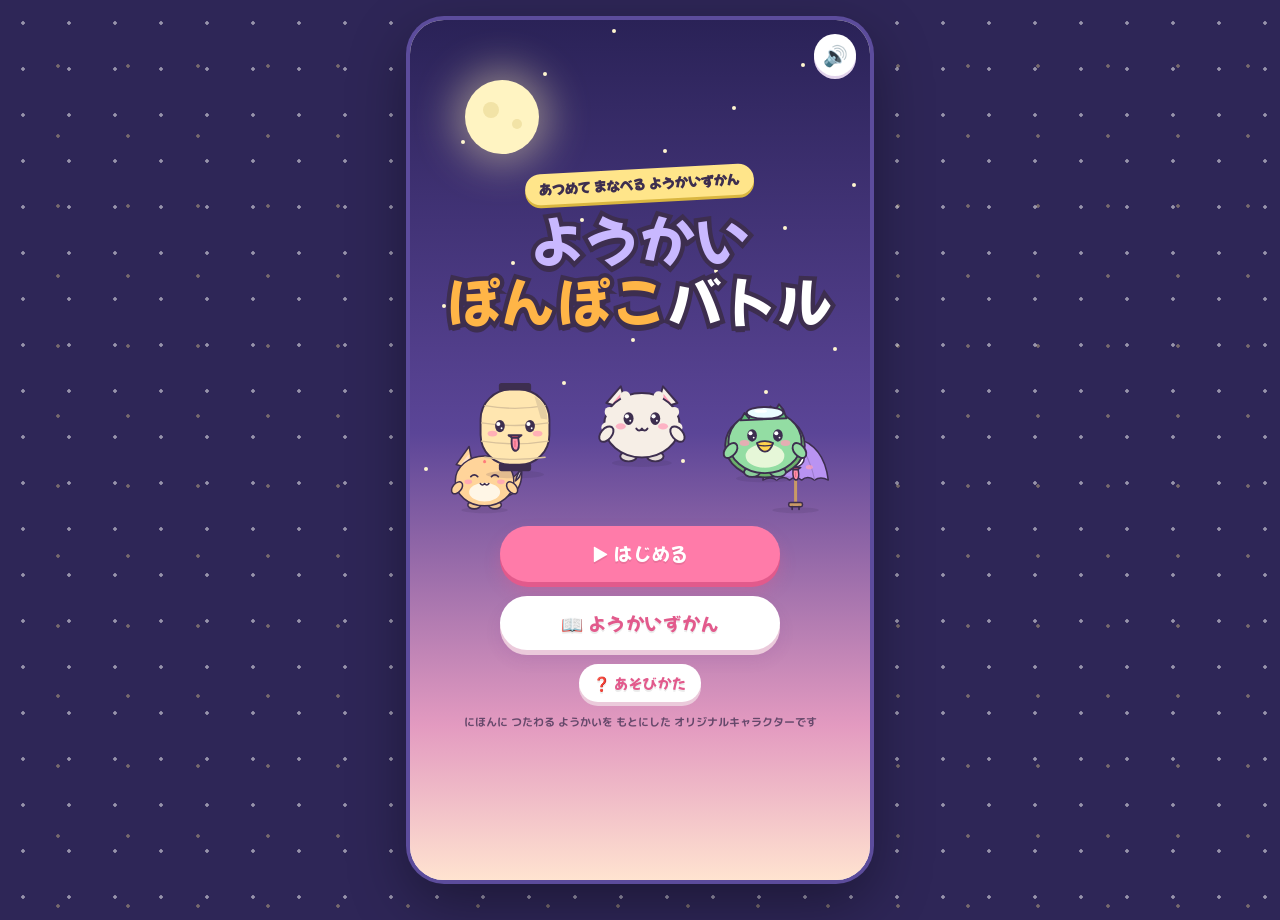
<file: docs/yokai/index.html>
<!doctype html>
<html lang="ja">
<head>
<meta charset="utf-8">
<meta name="viewport" content="width=device-width, initial-scale=1, viewport-fit=cover">
<title>ようかい ぽんぽこバトル</title>
<meta name="claude:viewport-fit-sides" content="cover">
<meta name="description" content="にほんの むかしばなしの ようかいが かわいく なって バトル!かって ともだちに して、ようかいずかんを うめよう。">
<meta name="theme-color" content="#2E2657">
<link rel="preconnect" href="https://fonts.googleapis.com">
<link rel="preconnect" href="https://fonts.gstatic.com" crossorigin>
<link rel="stylesheet" href="https://fonts.googleapis.com/css2?family=Mochiy+Pop+One&family=M+PLUS+Rounded+1c:wght@500;700;800&display=swap">
<style>
/* Layout: スマホ縦1画面のゲーム機。デスクトップでは よぞらの上に浮かぶ1台。 */
:root {
  --pink: #FF7BA9; --pink-d: #E25A8C; --pink-l: #FFE1EC;
  --cream: #FFF8EE; --butter: #FFE58A; --mint: #8FDCC4; --sky: #A9DCFF; --lav: #CDBBFF; --lav-l: #EEE7FF;
  --night: #2E2657; --night-2: #4A3C86; --lantern: #FFB547;
  --ink: #3D2E4F; --ink-2: #7A6A8C; --white: #FFFFFF; --line: #EADFF2;
  --f-pop: "Mochiy Pop One", "M PLUS Rounded 1c", "Hiragino Maru Gothic ProN", sans-serif;
  --f-body: "M PLUS Rounded 1c", "Hiragino Maru Gothic ProN", "Yu Gothic UI", sans-serif;
  color-scheme: light;
}
* { box-sizing: border-box; -webkit-tap-highlight-color: transparent; }
html, body { height: 100%; }
body {
  margin: 0; color: var(--ink); font-family: var(--f-body); font-weight: 700;
  background-color: var(--night);
  background-image: radial-gradient(circle, rgba(255,255,255,.5) 1.5px, transparent 2px), radial-gradient(circle, rgba(255,230,150,.35) 1.5px, transparent 2px);
  background-size: 46px 46px, 70px 70px; background-position: 0 0, 23px 31px;
  user-select: none; -webkit-user-select: none; overflow: hidden;
}
button { font: inherit; color: inherit; cursor: pointer; border: 0; background: none; }
button:focus-visible { outline: 3px solid var(--pink); outline-offset: 3px; }
#app {
  position: relative; height: 100%; max-width: 460px; margin: 0 auto; overflow: hidden;
  background: var(--cream); box-shadow: 0 0 0 4px #5C4C9C, 0 20px 60px rgba(0, 0, 0, .4);
}
@media (min-width: 520px) and (min-height: 760px) {
  #app { height: calc(100% - 40px); margin-top: 20px; border-radius: 34px; max-height: 920px; }
}
.screen { position: absolute; inset: 0; display: flex; flex-direction: column; overflow: hidden; }
.scroll { flex: 1; overflow-y: auto; overflow-x: hidden; padding: 12px max(16px, env(safe-area-inset-right, 0px)) 28px max(16px, env(safe-area-inset-left, 0px)); -webkit-overflow-scrolling: touch; }
svg.sil { filter: brightness(0) invert(.25) sepia(.4) hue-rotate(220deg); opacity: .55; }

/* ---------- buttons ---------- */
.btn {
  display: inline-flex; align-items: center; justify-content: center; gap: 8px;
  font-family: var(--f-pop); font-weight: 400; font-size: 18px; letter-spacing: .04em;
  padding: 14px 24px; border-radius: 999px; color: var(--white); background: var(--pink);
  box-shadow: 0 5px 0 var(--pink-d), 0 9px 16px rgba(226, 90, 140, .3);
  transition: transform .08s, box-shadow .08s; text-shadow: 0 2px 0 rgba(0,0,0,.08); white-space: nowrap;
}
.btn:active { transform: translateY(4px); box-shadow: 0 1px 0 var(--pink-d); }
.btn.sub { background: var(--white); color: var(--pink-d); box-shadow: 0 5px 0 #EBCADB, 0 9px 16px rgba(120, 60, 140, .12); }
.btn.sub:active { box-shadow: 0 1px 0 #EBCADB; }
.btn.mint { background: #5FC9A9; box-shadow: 0 5px 0 #3FA587, 0 9px 16px rgba(63, 165, 135, .3); }
.btn.gold { background: linear-gradient(180deg, #FFD46B, #FFB43B); color: #7A4A10; box-shadow: 0 5px 0 #D98E1E, 0 9px 16px rgba(217,142,30,.35); }
.btn.small { font-size: 14px; padding: 9px 14px; box-shadow: 0 4px 0 var(--pink-d); }
.btn.small.sub { box-shadow: 0 4px 0 #EBCADB; }
.btn[disabled] { filter: grayscale(.8); opacity: .55; pointer-events: none; }
.icon-btn { width: 42px; height: 42px; flex: none; border-radius: 50%; background: var(--white); font-size: 20px; display: grid; place-items: center; box-shadow: 0 3px 0 #E2D3EC; }
.link { color: var(--ink-2); font-size: 13px; padding: 8px; }

/* ---------- title ---------- */
#title { background: linear-gradient(180deg, #2A2257 0%, #5B4597 48%, #E39AC0 82%, #FFE3D0 100%); align-items: center; justify-content: center; text-align: center; padding: 20px max(16px, env(safe-area-inset-right, 0px)) 20px max(16px, env(safe-area-inset-left, 0px)); gap: 6px; }
.moon { position: absolute; top: 7%; left: 12%; width: 74px; height: 74px; border-radius: 50%; background: #FFF4C2; box-shadow: 0 0 40px 10px rgba(255, 240, 180, .45); }
.moon::after { content: ""; position: absolute; width: 16px; height: 16px; border-radius: 50%; background: #F2E3A6; left: 18px; top: 22px; box-shadow: 26px 14px 0 -3px #F2E3A6; }
.star { position: absolute; width: 4px; height: 4px; border-radius: 50%; background: #FFF6CF; animation: twinkle 2.4s ease-in-out infinite; }
@keyframes twinkle { 50% { opacity: .2; transform: scale(.6); } }
.logo-wrap { position: relative; z-index: 2; }
.logo-small { font-family: var(--f-pop); color: var(--ink); background: var(--butter); display: inline-block; padding: 6px 14px; border-radius: 999px; font-size: 13px; transform: rotate(-3deg); box-shadow: 0 3px 0 #D9B640; }
.logo {
  font-family: var(--f-pop); font-weight: 400; font-size: clamp(38px, 11.5vw, 54px); line-height: 1.12; margin: 10px 0 0; color: var(--white);
  -webkit-text-stroke: 9px var(--ink); paint-order: stroke fill; letter-spacing: .02em; text-shadow: 0 6px 0 var(--ink);
}
.logo .l1 { color: #C9B8FF; } .logo .l2 { color: #FFB547; }
.title-charas { position: relative; height: 180px; width: 100%; max-width: 380px; margin: 0 auto 4px; z-index: 2; }
.title-charas .tc { position: absolute; }
.title-charas .tc svg { width: 100%; height: auto; display: block; }
.title-menu { display: flex; flex-direction: column; gap: 14px; width: min(280px, 100%); z-index: 2; align-items: stretch; }
.title-menu .small { align-self: center; }
.title-note { font-size: 11px; color: var(--ink); opacity: .75; margin: 6px 0 0; z-index: 2; }

.bounce { animation: bounce 1.6s ease-in-out infinite; transform-origin: 50% 100%; }
@keyframes bounce { 0%,100% { transform: translateY(0) scale(1, 1); } 45% { transform: translateY(-8px) scale(.98, 1.03); } 55% { transform: translateY(-8px); } 85% { transform: translateY(0) scale(1.04, .96); } }

/* ---------- header bar ---------- */
.bar { display: flex; align-items: center; gap: 10px; padding: 12px max(16px, env(safe-area-inset-right, 0px)) 10px max(16px, env(safe-area-inset-left, 0px)); background: var(--white); border-bottom: 3px dashed var(--line); z-index: 3; }
.bar h2 { flex: 1; margin: 0; font-family: var(--f-pop); font-weight: 400; font-size: 18px; color: var(--night-2); text-wrap: balance; min-width: 0; }
.pill { display: inline-flex; align-items: center; gap: 4px; padding: 5px 12px; border-radius: 999px; background: var(--lav-l); color: var(--night-2); font-size: 14px; font-variant-numeric: tabular-nums; white-space: nowrap; }
.lead { font-size: 14px; line-height: 1.7; margin: 4px 0 14px; }

/* ---------- starter ---------- */
.starters { display: flex; flex-direction: column; gap: 12px; }
.starter { display: flex; align-items: center; gap: 12px; text-align: left; background: var(--white); border-radius: 26px; padding: 10px 14px; box-shadow: 0 5px 0 var(--line); position: relative; overflow: hidden; transition: transform .1s; }
.starter:active { transform: scale(.97); }
.starter::before { content: ""; position: absolute; left: -30px; top: -30px; width: 160px; height: 160px; border-radius: 50%; background: var(--tc); opacity: .6; }
.st-art { width: 108px; flex: none; position: relative; }
.st-art svg { width: 100%; display: block; }
.st-info { position: relative; display: flex; flex-direction: column; gap: 5px; align-items: flex-start; min-width: 0; }
.st-info b { font-family: var(--f-pop); font-weight: 400; font-size: 20px; }
.st-info small { font-size: 12px; color: var(--ink-2); line-height: 1.5; font-weight: 500; }

/* ---------- type chips / tiles ---------- */
.ty { display: inline-flex; align-items: center; gap: 3px; padding: 2px 9px 2px 6px; border-radius: 999px; font-size: 12px; color: var(--ink); background: var(--tc); white-space: nowrap; }
.rare { color: #F0A21E; font-size: 14px; letter-spacing: -1px; }
.rare.r4 { color: #FF6FA8; }
.tabs { display: flex; gap: 8px; overflow-x: auto; padding: 4px 2px 10px; scrollbar-width: none; }
.tabs::-webkit-scrollbar { display: none; }
.tab { flex: none; padding: 8px 14px; border-radius: 999px; background: var(--white); font-size: 13px; color: var(--ink-2); box-shadow: 0 3px 0 var(--line); white-space: nowrap; }
.tab.on { background: var(--night-2); color: var(--white); box-shadow: 0 3px 0 #2E2657; }
.grid { display: grid; grid-template-columns: repeat(4, minmax(0, 1fr)); gap: 10px; }
.tile { position: relative; background: var(--white); border-radius: 20px; padding: 6px 4px 8px; text-align: center; box-shadow: 0 4px 0 var(--line); transition: transform .12s; min-width: 0; }
.tile:active { transform: scale(.95); }
.tile svg { width: 100%; height: auto; display: block; position: relative; }
.tile .tn { font-size: 10.5px; color: var(--ink-2); line-height: 1.2; font-variant-numeric: tabular-nums; position: relative; }
.tile .tc-name { font-size: 11px; line-height: 1.25; white-space: nowrap; overflow: hidden; text-overflow: ellipsis; position: relative; }
.tile.sel { box-shadow: 0 0 0 3px var(--pink), 0 4px 0 var(--pink-d); }
.tile.unk { background: #F3EEF8; }
.tile.unk .tc-name { color: var(--ink-2); }
.tile .q { aspect-ratio: 1; display: grid; place-items: center; font-family: var(--f-pop); font-size: 30px; color: #CBBEDB; }
.tile .stamp { position: absolute; top: 3px; right: 3px; width: 24px; height: 24px; border-radius: 50%; background: var(--butter); display: grid; place-items: center; font-size: 12px; box-shadow: 0 2px 0 #E4BE4A; transform: rotate(12deg); z-index: 2; font-variant-numeric: tabular-nums; }
.tile .tbg { position: absolute; left: 8%; right: 8%; top: 20px; aspect-ratio: 1; border-radius: 50%; opacity: .5; }

/* ---------- sheet ---------- */
.veil { position: absolute; inset: 0; background: rgba(46, 38, 87, .5); z-index: 20; display: flex; align-items: flex-end; animation: fade .2s; }
.veil.center { align-items: center; justify-content: center; padding: 16px; background: rgba(36, 28, 70, .85); overflow-y: auto; }
@keyframes fade { from { opacity: 0; } }
.sheet { width: 100%; max-height: 92%; overflow-y: auto; background: var(--cream); border-radius: 30px 30px 0 0; padding: 18px max(18px, env(safe-area-inset-right, 0px)) calc(22px + env(safe-area-inset-bottom, 0px)) max(18px, env(safe-area-inset-left, 0px)); animation: up .28s cubic-bezier(.2,1.3,.4,1); }
@keyframes up { from { transform: translateY(60%); } }
.sheet h3 { margin: 0; font-family: var(--f-pop); font-weight: 400; font-size: 22px; line-height: 1.25; }
.sheet-head { display: flex; gap: 14px; align-items: center; }
.sheet-art { width: 124px; flex: none; border-radius: 50%; padding: 6px; }
.sheet-art svg { width: 100%; height: auto; display: block; }
.sheet .pref { font-size: 12px; color: var(--ink-2); }
.kanji { font-size: 13px; color: var(--ink-2); margin-top: 1px; }
.pc-meta { display: flex; gap: 6px; flex-wrap: wrap; align-items: center; margin: 6px 0 0; font-size: 13px; }
.facts { display: grid; grid-template-columns: 1fr 1fr; gap: 8px; margin: 14px 0 0; }
.facts div { background: var(--white); border-radius: 14px; padding: 7px 12px; box-shadow: 0 3px 0 var(--line); }
.facts small { display: block; font-size: 11px; color: var(--ink-2); }
.facts b { font-size: 14px; }
.lore { font-size: 14px; line-height: 1.75; font-weight: 500; background: var(--white); border-radius: 16px; padding: 10px 14px; margin: 10px 0; box-shadow: 0 3px 0 var(--line); text-wrap: pretty; }
.locked-lore { color: var(--ink-2); text-align: center; }
.stats { display: grid; grid-template-columns: auto 1fr 2.5em; gap: 5px 8px; align-items: center; font-size: 12px; margin: 12px 0 8px; font-variant-numeric: tabular-nums; }
.stats b { text-align: right; }
.stats .meter { height: 10px; border-radius: 99px; background: #EFE6F5; overflow: hidden; }
.stats .meter i { display: block; height: 100%; border-radius: 99px; background: var(--night-2); }
.moves-list { display: grid; grid-template-columns: 1fr 1fr; gap: 8px; margin: 10px 0 16px; }
.mv-info { border-radius: 16px; padding: 8px 10px; font-size: 12.5px; box-shadow: 0 3px 0 rgba(61,46,79,.12); min-width: 0; }
.mv-info b { display: block; font-size: 13px; line-height: 1.3; margin-bottom: 3px; overflow-wrap: anywhere; }
.mv-info small { color: var(--ink-2); font-size: 11px; }
.sheet-actions { display: flex; gap: 10px; flex-wrap: wrap; margin-top: 12px; }
.sheet-actions .btn { flex: 1 1 40%; font-size: 15px; padding: 13px 12px; }
.howto { padding-left: 1.3em; margin: 10px 0 12px; font-size: 14px; line-height: 1.7; font-weight: 500; }
.howto li { margin-bottom: 4px; }
.chart { display: flex; flex-direction: column; gap: 6px; background: var(--white); border-radius: 16px; padding: 10px 12px; box-shadow: 0 3px 0 var(--line); }
.chart-row { display: flex; align-items: center; gap: 6px; font-size: 12.5px; flex-wrap: wrap; }
.chart-row .strong { display: inline-flex; gap: 4px; }
.hint { font-size: 12px; color: var(--ink-2); margin: 8px 0 0; text-align: center; }
.boss-sheet { text-align: center; }
.boss-art { width: 150px; margin: 0 auto 6px; }
.boss-art svg { width: 100%; display: block; }

/* ---------- home ---------- */
.party-row { display: grid; grid-template-columns: repeat(3, minmax(0, 1fr)); gap: 10px; margin-bottom: 14px; }
.pslot { position: relative; background: var(--white); border-radius: 22px; padding: 8px 6px 9px; text-align: center; box-shadow: 0 4px 0 var(--line); display: flex; flex-direction: column; align-items: center; overflow: hidden; min-width: 0; }
.pslot::before { content: ""; position: absolute; left: 50%; top: 14px; width: 78%; aspect-ratio: 1; transform: translateX(-50%); border-radius: 50%; background: var(--tc, transparent); opacity: .55; }
.pslot.lead { box-shadow: 0 0 0 3px var(--lantern), 0 4px 0 #D98E1E; }
.pslot em { position: absolute; top: 5px; left: 50%; transform: translateX(-50%); font-style: normal; font-size: 10px; background: var(--lantern); color: #6A3E00; border-radius: 99px; padding: 1px 8px; z-index: 2; white-space: nowrap; }
.ps-art { width: 82%; position: relative; margin-top: 8px; }
.ps-art svg { width: 100%; display: block; }
.pslot b { font-size: 12px; position: relative; white-space: nowrap; overflow: hidden; text-overflow: ellipsis; max-width: 100%; }
.pslot small { font-size: 11px; color: var(--ink-2); position: relative; }
.pslot.empty { justify-content: center; background: transparent; border: 3px dashed #DCCFE8; box-shadow: none; color: #BCAED0; min-height: 120px; }
.pslot.empty span { font-size: 28px; line-height: 1; }
.progress { background: var(--white); border-radius: 22px; padding: 12px 14px; box-shadow: 0 4px 0 var(--line); margin-bottom: 14px; }
.progress .row { display: flex; justify-content: space-between; align-items: baseline; font-size: 13px; gap: 8px; flex-wrap: wrap; }
.progress .big { font-family: var(--f-pop); font-size: 22px; color: var(--pink-d); font-variant-numeric: tabular-nums; }
.pbar { height: 14px; border-radius: 99px; background: #EFE6F5; overflow: hidden; margin-top: 6px; }
.pbar i { display: block; height: 100%; border-radius: 99px; background: repeating-linear-gradient(-45deg, var(--pink) 0 10px, #FF9DC0 10px 20px); transition: width .6s; }
.home-actions { display: grid; grid-template-columns: 1fr 1fr; gap: 10px; margin-bottom: 18px; }
.home-actions .btn { font-size: 16px; padding: 13px 10px; }
.section-title { font-family: var(--f-pop); font-weight: 400; font-size: 16px; margin: 6px 0 10px; display: flex; align-items: center; gap: 8px; }
.areas { display: flex; flex-direction: column; gap: 12px; }
.area { position: relative; display: grid; grid-template-columns: auto 1fr; grid-template-areas: "ico info" "btns btns"; gap: 6px 10px; padding: 12px 14px; border-radius: 24px; overflow: hidden;
  background: linear-gradient(120deg, var(--s1), var(--s2) 70%); box-shadow: 0 5px 0 var(--s3); }
.area .a-ico { grid-area: ico; font-size: 30px; width: 48px; height: 48px; border-radius: 50%; background: rgba(255,255,255,.85); display: grid; place-items: center; position: relative; z-index: 1; }
.area .a-info { grid-area: info; min-width: 0; position: relative; z-index: 1; padding-right: 76px; }
.area .a-info b { font-family: var(--f-pop); font-weight: 400; font-size: 18px; display: block; background: rgba(255,255,255,.85); border-radius: 10px; padding: 0 8px; width: fit-content; }
.area .a-info small { display: inline-block; font-size: 11.5px; background: rgba(255,255,255,.85); border-radius: 8px; padding: 1px 8px; margin-top: 4px; font-variant-numeric: tabular-nums; }
.area .a-info p { margin: 6px 0 0; font-size: 12px; line-height: 1.5; font-weight: 500; background: rgba(255,255,255,.78); border-radius: 10px; padding: 4px 8px; }
.area .a-btns { grid-area: btns; display: flex; gap: 8px; position: relative; z-index: 1; }
.area .a-btns .btn { flex: 1; }
.area .boss { background: var(--night-2); box-shadow: 0 4px 0 #2E2657; }
.area .boss.done { background: linear-gradient(180deg, #FFD46B, #FFB43B); color: #7A4A10; box-shadow: 0 4px 0 #D98E1E; }
.area .a-boss { position: absolute; right: 6px; top: 4px; width: 84px; opacity: .95; }
.area .a-boss svg { width: 100%; display: block; }
.area.locked { background: #EAE3F0; box-shadow: 0 5px 0 #D6CCE0; grid-template-areas: "ico info"; color: var(--ink-2); }
.area.locked .a-ico { background: #F6F2FA; font-size: 24px; }
.area.locked .a-info { padding-right: 0; }
.area.locked .a-info b { background: none; padding: 0; }
.area.locked .a-info small { background: none; padding: 0; }
.secret-note { margin-top: 14px; text-align: center; font-size: 13px; background: linear-gradient(90deg, #FFF3C4, #FFE1EC); border-radius: 16px; padding: 10px; box-shadow: 0 3px 0 #F0D88A; }
.home-foot { display: flex; justify-content: center; gap: 16px; margin-top: 16px; }

/* ---------- book ---------- */
.book-sum { display: grid; grid-template-columns: repeat(3, 1fr); gap: 8px; margin-bottom: 12px; }
.book-sum div { background: var(--white); border-radius: 16px; padding: 8px; text-align: center; box-shadow: 0 3px 0 var(--line); }
.book-sum small { display: block; font-size: 11px; color: var(--ink-2); }
.book-sum b { font-family: var(--f-pop); font-weight: 400; font-size: 22px; color: var(--night-2); font-variant-numeric: tabular-nums; }
.empty-note { text-align: center; color: var(--ink-2); font-size: 12px; padding: 14px 10px 0; }

/* ---------- battle ---------- */
#battle { background: var(--cream); }
.arena { position: relative; flex: 1; min-height: 0; overflow: hidden; background: linear-gradient(180deg, var(--sky1) 0%, var(--sky2) 58%, var(--grass1) 58%, var(--grass2) 100%); }
.arena .hill { position: absolute; border-radius: 50%; background: rgba(255,255,255,.3); }
.arena.night .hill { background: rgba(255,255,255,.12); }
.arena .floor { position: absolute; border-radius: 50%; background: rgba(46, 38, 87, .16); box-shadow: inset 0 -6px 0 rgba(255,255,255,.35); }
.fighter { position: absolute; transition: transform .25s, opacity .4s, filter .2s; }
.fighter svg { width: 100%; height: auto; display: block; overflow: visible; }
#foeSpr { width: 36%; right: 6%; top: 12%; }
#plySpr { width: 42%; left: 6%; bottom: 3%; }
#plySpr .flip { transform: scaleX(-1); }
.fl-foe { width: 42%; height: 9%; right: 3%; top: 41%; }
.fl-ply { width: 50%; height: 10%; left: 2%; bottom: 1%; }
.lunge-r { animation: lungeR .35s ease-out; } .lunge-l { animation: lungeL .35s ease-out; }
@keyframes lungeR { 40% { transform: translate(22%, -18%) scale(1.06); } }
@keyframes lungeL { 40% { transform: translate(-22%, 18%) scale(1.06); } }
.hurt { animation: hurt .5s steps(1); }
@keyframes hurt { 0%,40%,80% { opacity: .2; transform: translateX(-6px); } 20%,60%,100% { opacity: 1; transform: translateX(6px); } }
.faint { opacity: 0; transform: translateY(40%) scale(.7); }
.enter-l { animation: enterL .6s cubic-bezier(.2,1.4,.4,1) both; } .enter-r { animation: enterR .6s cubic-bezier(.2,1.4,.4,1) both; }
@keyframes enterL { from { transform: translateX(-130%); } } @keyframes enterR { from { transform: translateX(130%); } }
.glow-up { animation: glowUp .7s; } @keyframes glowUp { 50% { filter: drop-shadow(0 0 14px #FFE58A) brightness(1.15); } }
.glow-heal { animation: glowHeal .8s; } @keyframes glowHeal { 50% { filter: drop-shadow(0 0 16px #8FF0C8) brightness(1.1); } }

.hud { position: absolute; z-index: 4; background: var(--white); border-radius: 18px; padding: 8px 12px 6px; width: 54%; box-shadow: 0 4px 0 rgba(46,38,87,.2); font-size: 13px; }
#foeHud { left: 4%; top: 5%; }
#plyHud { right: 4%; bottom: 25%; }
.hud .hn { display: flex; align-items: center; justify-content: space-between; gap: 6px; }
.hud .hn b { font-size: 14px; white-space: nowrap; overflow: hidden; text-overflow: ellipsis; min-width: 0; }
.hud .lv { font-size: 12px; color: var(--ink-2); white-space: nowrap; font-variant-numeric: tabular-nums; }
.hp { display: flex; align-items: center; gap: 6px; margin-top: 5px; }
.hp span { font-size: 10px; background: var(--ink); color: var(--white); border-radius: 6px; padding: 0 5px; line-height: 16px; }
.hp .track { flex: 1; height: 11px; background: #EFE6F5; border-radius: 99px; overflow: hidden; }
.hp .track i { display: block; height: 100%; width: 100%; background: #6FD69B; border-radius: 99px; transition: width .6s ease, background-color .3s; }
.hp .track i.mid { background: #FFCB4E; } .hp .track i.low { background: #FF7B8C; }
.hpfoot { display: flex; justify-content: space-between; align-items: center; margin-top: 3px; min-height: 16px; }
.hpnum { font-size: 12px; font-variant-numeric: tabular-nums; margin-left: auto; }
.balls { display: flex; gap: 3px; }
.balls i { width: 10px; height: 10px; border-radius: 50%; background: var(--lantern); box-shadow: inset 0 -2px 0 rgba(0,0,0,.15); }
.balls i.out { background: #D9D0E2; }
.crown { font-size: 11px; color: #B07A10; }
.stages { display: flex; gap: 4px; min-height: 4px; flex-wrap: wrap; }
.stages em { font-style: normal; font-size: 10px; padding: 0 6px; border-radius: 6px; line-height: 16px; background: #FFF0B8; margin-top: 2px; }
.stages em.dn { background: #DCE6FF; }

.dmg { position: absolute; z-index: 6; font-family: var(--f-pop); font-size: 26px; color: var(--white); -webkit-text-stroke: 5px var(--ink); paint-order: stroke fill; animation: dmg 1s ease-out forwards; pointer-events: none; }
.dmg.heal { color: #7BE8B4; }
@keyframes dmg { 0% { transform: translate(-50%, 0) scale(.6); opacity: 0; } 20% { transform: translate(-50%, -20px) scale(1.2); opacity: 1; } 100% { transform: translate(-50%, -60px) scale(1); opacity: 0; } }
.pt { position: absolute; z-index: 5; font-size: 26px; pointer-events: none; animation: pt .8s ease-out forwards; }
@keyframes pt { 0% { transform: translate(-50%, -50%) scale(.3); opacity: 1; } 100% { transform: translate(calc(-50% + var(--dx)), calc(-50% + var(--dy))) scale(1.2) rotate(var(--r)); opacity: 0; } }
.flash { position: absolute; inset: 0; z-index: 7; background: var(--white); opacity: 0; pointer-events: none; }
.flash.on { animation: flash .35s; } @keyframes flash { 30% { opacity: .75; } }

.panel { flex: none; background: var(--white); border-top: 4px solid var(--lav-l); padding: 10px max(12px, env(safe-area-inset-right, 0px)) calc(12px + env(safe-area-inset-bottom, 0px)) max(12px, env(safe-area-inset-left, 0px)); }
.msg { min-height: 66px; border-radius: 18px; background: var(--cream); border: 3px solid var(--ink); padding: 10px 14px; font-size: 15.5px; line-height: 1.5; position: relative; }
.msg .caret { position: absolute; right: 12px; bottom: 6px; font-size: 12px; color: var(--pink-d); animation: blink .8s infinite; }
@keyframes blink { 50% { opacity: 0; } }
.moves { display: grid; grid-template-columns: 1fr 1fr; gap: 8px; margin-top: 10px; }
.mv { position: relative; text-align: left; padding: 9px 11px 8px; border-radius: 16px; background: var(--tc); min-height: 58px; box-shadow: 0 4px 0 var(--tcd); transition: transform .08s, box-shadow .08s; min-width: 0; }
.mv:active { transform: translateY(3px); box-shadow: 0 1px 0 var(--tcd); }
.mv.wide { grid-column: span 2; min-height: 44px; text-align: center; }
.mv b { display: block; font-size: 13px; line-height: 1.25; overflow-wrap: anywhere; }
.mv small { display: flex; justify-content: space-between; gap: 4px; font-size: 11px; margin-top: 3px; color: rgba(61,46,79,.8); font-variant-numeric: tabular-nums; }
.mv .eff { position: absolute; top: -8px; right: 8px; font-size: 10px; padding: 1px 7px; border-radius: 99px; background: #E2455F; color: var(--white); }
.mv .eff.weak { background: #8C7FA0; }
.mv[disabled] { opacity: .45; pointer-events: none; }
.panel-foot { display: flex; justify-content: space-between; align-items: center; margin-top: 8px; font-size: 12px; color: var(--ink-2); gap: 8px; }
.foot-btns { display: flex; gap: 4px; }
.foot-btns button { color: var(--ink); background: var(--lav-l); border-radius: 99px; padding: 6px 12px; font-size: 12.5px; }
.foot-btns button[disabled] { opacity: .4; pointer-events: none; }
.swap-list { display: flex; flex-direction: column; gap: 10px; margin: 12px 0 4px; }
.swap-item { display: flex; align-items: center; gap: 10px; background: var(--white); border-radius: 20px; padding: 8px 12px; box-shadow: 0 4px 0 var(--line); text-align: left; }
.sw-art { width: 64px; flex: none; background: var(--tc); border-radius: 50%; }
.sw-art svg { width: 100%; display: block; }
.sw-info { flex: 1; min-width: 0; }
.sw-info b { display: block; font-size: 15px; }
.sw-info small { font-size: 12px; color: var(--ink-2); font-variant-numeric: tabular-nums; }

/* ---------- reward / card ---------- */
.reward { display: flex; flex-direction: column; align-items: center; gap: 14px; text-align: center; color: var(--white); width: 100%; max-width: 360px; margin: auto; }
.reward h3 { margin: 0; font-family: var(--f-pop); font-weight: 400; font-size: 24px; line-height: 1.35; -webkit-text-stroke: 6px var(--ink); paint-order: stroke fill; text-wrap: balance; }
.reward .new { display: inline-block; background: var(--butter); color: var(--ink); font-family: var(--f-pop); padding: 3px 14px; border-radius: 99px; font-size: 14px; transform: rotate(-6deg); box-shadow: 0 3px 0 #E4BE4A; }
.rw-text { margin: 0; font-size: 14px; line-height: 1.7; }
.big-art { width: 190px; } .big-art svg { width: 100%; display: block; }
.area-pop { font-size: 90px; line-height: 1; }
.zcard { position: relative; width: min(290px, 80vw); border-radius: 26px; padding: 12px; overflow: hidden; color: var(--ink); text-align: left;
  background: linear-gradient(160deg, var(--cc) 0%, var(--white) 55%, #E9DDFF 120%);
  box-shadow: 0 0 0 3px var(--white), 0 0 0 6px var(--ink), 0 10px 24px rgba(0,0,0,.35); }
.zc-top { display: flex; justify-content: space-between; align-items: center; font-size: 12px; }
.cno { background: var(--ink); color: var(--white); border-radius: 99px; padding: 1px 9px; font-variant-numeric: tabular-nums; }
.zc-art { margin: 8px 0 6px; border-radius: 18px; border: 2px solid var(--ink); background-color: var(--white); background-image: radial-gradient(circle, var(--cc) 3px, transparent 3.5px); background-size: 16px 16px; display: grid; place-items: center; }
.zc-art svg { width: 78%; display: block; }
.zc-name { font-family: var(--f-pop); font-size: 22px; text-align: center; }
.zc-name small { display: block; font-family: var(--f-body); font-size: 12px; color: var(--ink-2); }
.zc-txt { font-size: 12px; line-height: 1.6; margin-top: 6px; font-weight: 500; }
.shine { position: absolute; inset: 0; pointer-events: none; mix-blend-mode: soft-light;
  background: linear-gradient(115deg, transparent 30%, rgba(255,255,255,.9) 45%, rgba(255,200,240,.6) 50%, rgba(180,230,255,.6) 55%, transparent 70%);
  background-size: 250% 100%; animation: shine 3.2s ease-in-out infinite; }
@keyframes shine { 0% { background-position: 120% 0; } 60%, 100% { background-position: -60% 0; } }
.flip-in { animation: flipIn .9s cubic-bezier(.2,1.2,.4,1) both; }
@keyframes flipIn { 0% { transform: perspective(800px) rotateY(180deg) scale(.4); opacity: 0; } 60% { transform: perspective(800px) rotateY(-12deg) scale(1.05); opacity: 1; } 100% { transform: none; } }
.confetti { position: absolute; top: -20px; width: 10px; height: 14px; border-radius: 3px; z-index: 30; pointer-events: none; animation: fall linear forwards; }
@keyframes fall { to { transform: translateY(110vh) rotate(720deg); } }
.end-charas { display: flex; justify-content: center; gap: 4px; }
.end-charas > div { width: 100px; } .end-charas svg { width: 100%; display: block; }

@media (max-width: 360px) {
  .grid { grid-template-columns: repeat(3, minmax(0, 1fr)); }
  .area .a-boss { width: 64px; } .area .a-info { padding-right: 56px; }
}
@media (prefers-reduced-motion: reduce) {
  *, *::before, *::after { animation-duration: .01ms !important; animation-iteration-count: 1 !important; transition-duration: .01ms !important; }
}
</style>
</head>
<body>
<div id="app"></div>
<script src="data.js"></script>
<script src="art.js"></script>
<script src="audio.js"></script>
<script src="game.js"></script>
</body>
</html>
</file>
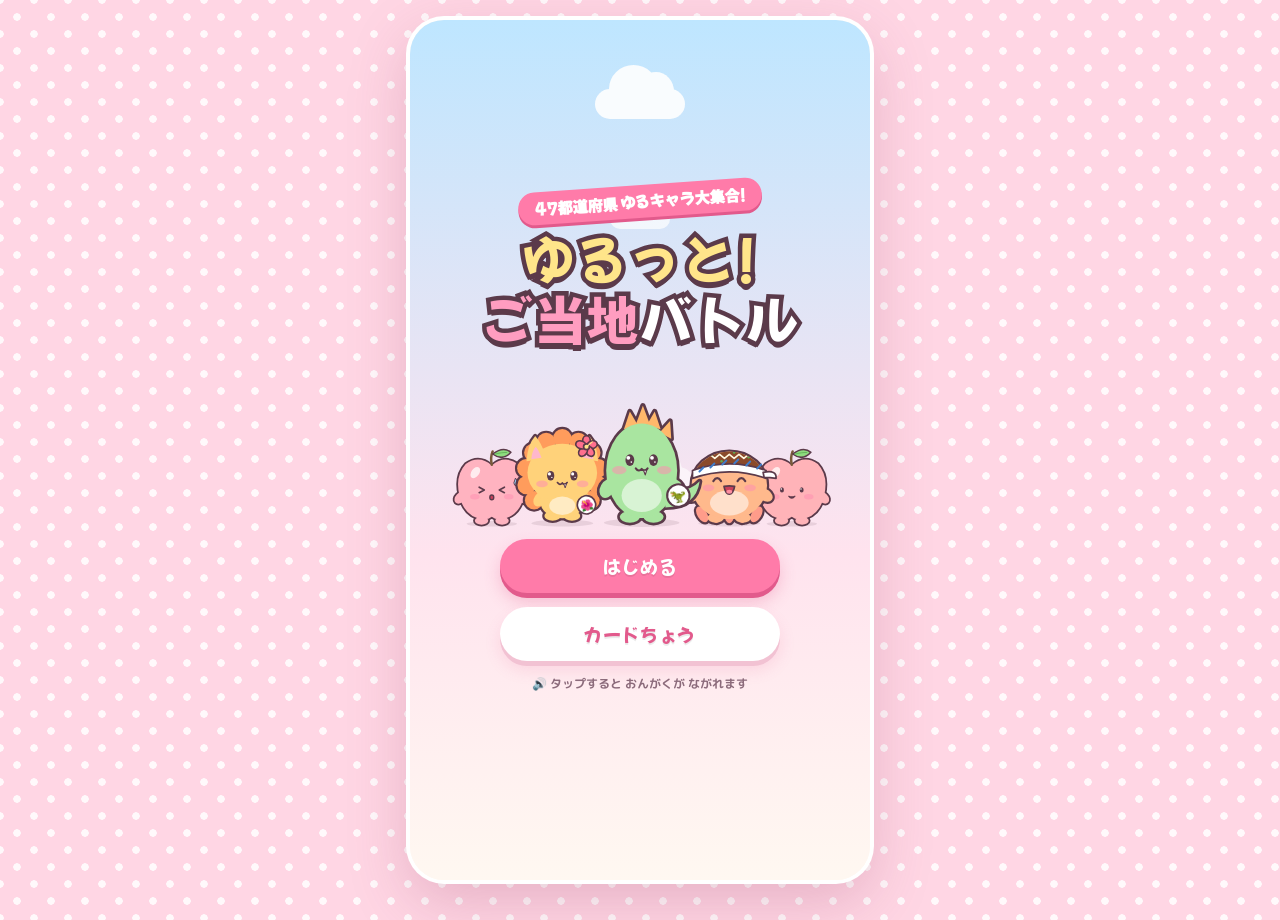
<file: docs/yuru/index.html>
<!doctype html>
<html lang="ja">
<head>
<meta charset="utf-8">
<meta name="viewport" content="width=device-width, initial-scale=1, viewport-fit=cover">
<title>ゆるっと!ご当地バトル</title>
<meta name="claude:viewport-fit-sides" content="cover">
<meta name="description" content="47都道府県のご当地ゆるキャラが戦う、かわいいバトルゲーム。勝ってご当地カードを集めよう。">
<meta name="theme-color" content="#FFD6E4">
<link rel="preconnect" href="https://fonts.googleapis.com">
<link rel="preconnect" href="https://fonts.gstatic.com" crossorigin>
<link rel="stylesheet" href="https://fonts.googleapis.com/css2?family=Mochiy+Pop+One&family=M+PLUS+Rounded+1c:wght@500;700;800&display=swap">
<style>
/* Layout: スマホ縦1画面のゲーム機。デスクトップではドット柄の上に浮かぶ1台。 */
:root {
  --pink: #FF7BA9; --pink-d: #E25A8C; --pink-l: #FFD6E4;
  --cream: #FFF8F1; --butter: #FFE58A; --mint: #8FDCC4; --sky: #A9DCFF; --lav: #CDBBFF;
  --ink: #5B3A4A; --ink-2: #8C6B7B; --white: #FFFFFF;
  --f-pop: "Mochiy Pop One", "M PLUS Rounded 1c", "Hiragino Maru Gothic ProN", sans-serif;
  --f-body: "M PLUS Rounded 1c", "Hiragino Maru Gothic ProN", "Yu Gothic UI", sans-serif;
  color-scheme: light;
}
* { box-sizing: border-box; -webkit-tap-highlight-color: transparent; }
html, body { height: 100%; }
body {
  margin: 0; color: var(--ink); font-family: var(--f-body); font-weight: 700;
  background-color: var(--pink-l);
  background-image: radial-gradient(circle, rgba(255,255,255,.85) 3.5px, transparent 4px), radial-gradient(circle, rgba(255,255,255,.85) 3.5px, transparent 4px);
  background-size: 34px 34px; background-position: 0 0, 17px 17px;
  user-select: none; -webkit-user-select: none; overflow: hidden;
}
button { font: inherit; color: inherit; cursor: pointer; border: 0; background: none; }
button:focus-visible { outline: 3px solid var(--pink); outline-offset: 3px; }
#app {
  position: relative; height: 100%; max-width: 460px; margin: 0 auto; overflow: hidden;
  background: var(--cream); box-shadow: 0 0 0 4px var(--white), 0 20px 60px rgba(150, 60, 100, .25);
}
@media (min-width: 520px) and (min-height: 760px) {
  #app { height: calc(100% - 40px); margin-top: 20px; border-radius: 34px; max-height: 920px; }
}
.screen { position: absolute; inset: 0; display: flex; flex-direction: column; overflow: hidden; }
.scroll { flex: 1; overflow-y: auto; overflow-x: hidden; padding: 12px max(16px, env(safe-area-inset-right, 0px)) 24px max(16px, env(safe-area-inset-left, 0px)); -webkit-overflow-scrolling: touch; }

/* ---------- buttons ---------- */
.btn {
  display: inline-flex; align-items: center; justify-content: center; gap: 8px;
  font-family: var(--f-pop); font-weight: 400; font-size: 18px; letter-spacing: .04em;
  padding: 14px 24px; border-radius: 999px; color: var(--white); background: var(--pink);
  box-shadow: 0 5px 0 var(--pink-d), 0 9px 16px rgba(226, 90, 140, .3);
  transition: transform .08s, box-shadow .08s; text-shadow: 0 2px 0 rgba(0,0,0,.08);
}
.btn:active { transform: translateY(4px); box-shadow: 0 1px 0 var(--pink-d), 0 3px 8px rgba(226, 90, 140, .3); }
.btn.sub { background: var(--white); color: var(--pink-d); box-shadow: 0 5px 0 #F2C2D3, 0 9px 16px rgba(226, 90, 140, .15); }
.btn.sub:active { box-shadow: 0 1px 0 #F2C2D3; }
.btn.mint { background: #5FC9A9; box-shadow: 0 5px 0 #3FA587, 0 9px 16px rgba(63, 165, 135, .3); }
.btn.gold { background: linear-gradient(180deg, #FFD46B, #FFB43B); color: #7A4A10; box-shadow: 0 5px 0 #D98E1E, 0 9px 16px rgba(217,142,30,.35); }
.btn.small { font-size: 14px; padding: 9px 16px; box-shadow: 0 4px 0 #F2C2D3; }
.btn[disabled] { filter: grayscale(.8); opacity: .55; pointer-events: none; }
.icon-btn {
  width: 42px; height: 42px; border-radius: 50%; background: var(--white); font-size: 20px;
  display: grid; place-items: center; box-shadow: 0 3px 0 #F2C2D3;
}

/* ---------- title ---------- */
#title { background: linear-gradient(180deg, #BEE6FF 0%, #FFE3EE 62%, #FFF8F1 100%); align-items: center; justify-content: center; text-align: center; padding: 20px max(16px, env(safe-area-inset-right, 0px)) 20px max(16px, env(safe-area-inset-left, 0px)); gap: 6px; }
.cloud { position: absolute; background: var(--white); border-radius: 999px; opacity: .9; animation: drift linear infinite; }
.cloud::before, .cloud::after { content: ""; position: absolute; background: inherit; border-radius: 50%; }
.cloud::before { width: 55%; height: 160%; left: 15%; bottom: 20%; }
.cloud::after { width: 40%; height: 130%; right: 12%; bottom: 25%; }
@keyframes drift { from { transform: translateX(-140px); } to { transform: translateX(620px); } }
.logo-wrap { position: relative; z-index: 2; margin-top: -10px; }
.logo-small { font-family: var(--f-pop); color: var(--white); background: var(--pink); display: inline-block; padding: 6px 16px; border-radius: 999px; font-size: 15px; transform: rotate(-4deg); box-shadow: 0 3px 0 var(--pink-d); }
.logo {
  font-family: var(--f-pop); font-weight: 400; font-size: clamp(38px, 11vw, 52px); line-height: 1.15; margin: 10px 0 0; color: var(--white);
  -webkit-text-stroke: 9px var(--ink); paint-order: stroke fill; letter-spacing: .02em;
  text-shadow: 0 6px 0 var(--ink);
}
.logo .l1 { color: #FFE58A; } .logo .l2 { color: #FF9DC0; }
.title-charas { position: relative; height: 170px; width: 100%; max-width: 380px; margin: 4px auto 6px; z-index: 2; }
.title-charas .tc { position: absolute; bottom: 0; }
.title-charas .tc svg { width: 100%; height: auto; display: block; }
.title-menu { display: flex; flex-direction: column; gap: 14px; width: min(280px, 100%); z-index: 2; }
.title-note { font-size: 12px; color: var(--ink-2); margin-top: 8px; z-index: 2; }

.bounce { animation: bounce 1.6s ease-in-out infinite; transform-origin: 50% 100%; }
@keyframes bounce { 0%,100% { transform: translateY(0) scale(1, 1); } 45% { transform: translateY(-8px) scale(.98, 1.03); } 55% { transform: translateY(-8px); } 85% { transform: translateY(0) scale(1.04, .96); } }

/* ---------- header bar ---------- */
.bar { display: flex; align-items: center; gap: 10px; padding: 12px max(16px, env(safe-area-inset-right, 0px)) 10px max(16px, env(safe-area-inset-left, 0px)); background: var(--white); border-bottom: 3px dashed var(--pink-l); z-index: 3; }
.bar h2 { flex: 1; margin: 0; font-family: var(--f-pop); font-weight: 400; font-size: 19px; color: var(--pink-d); text-wrap: balance; }
.pill { display: inline-flex; align-items: center; gap: 4px; padding: 5px 12px; border-radius: 999px; background: var(--pink-l); color: var(--pink-d); font-size: 14px; font-variant-numeric: tabular-nums; }

/* ---------- region tabs & grids ---------- */
.tabs { display: flex; gap: 8px; overflow-x: auto; padding: 4px 2px 10px; scrollbar-width: none; }
.tabs::-webkit-scrollbar { display: none; }
.tab { flex: none; padding: 8px 14px; border-radius: 999px; background: var(--white); font-size: 13px; color: var(--ink-2); box-shadow: 0 3px 0 #F1D9E2; white-space: nowrap; }
.tab.on { background: var(--ink); color: var(--white); box-shadow: 0 3px 0 #3B2430; }
.grid { display: grid; grid-template-columns: repeat(4, minmax(0, 1fr)); gap: 10px; }
.tile {
  position: relative; background: var(--white); border-radius: 20px; padding: 6px 4px 8px; text-align: center;
  box-shadow: 0 4px 0 #F1D9E2; transition: transform .12s;
}
.tile:active { transform: scale(.95); }
.tile svg { width: 100%; height: auto; display: block; }
.tile .tn { font-size: 11px; color: var(--ink-2); line-height: 1.2; }
.tile .tc-name { font-size: 11.5px; line-height: 1.2; white-space: nowrap; overflow: hidden; text-overflow: ellipsis; }
.tile.sel { box-shadow: 0 0 0 3px var(--pink), 0 4px 0 var(--pink-d); }
.tile .stamp {
  position: absolute; top: 4px; right: 4px; width: 26px; height: 26px; border-radius: 50%; background: var(--butter);
  display: grid; place-items: center; font-size: 13px; box-shadow: 0 2px 0 #E4BE4A; transform: rotate(12deg);
}
.tile .tbg { position: absolute; inset: 6px 6px auto; aspect-ratio: 1; border-radius: 16px; opacity: .35; z-index: 0; }
.tile > *:not(.tbg) { position: relative; z-index: 1; }

/* ---------- type chips ---------- */
.ty { display: inline-flex; align-items: center; gap: 3px; padding: 2px 9px 2px 6px; border-radius: 999px; font-size: 12px; color: var(--ink); background: var(--tc); white-space: nowrap; }

/* ---------- sheet (bottom modal) ---------- */
.veil { position: absolute; inset: 0; background: rgba(91, 58, 74, .45); z-index: 20; display: flex; align-items: flex-end; animation: fade .2s; }
.veil.center { align-items: center; justify-content: center; padding: 16px; background: rgba(70, 40, 58, .78); overflow-y: auto; }
@keyframes fade { from { opacity: 0; } }
.sheet { width: 100%; max-height: 92%; overflow-y: auto; background: var(--cream); border-radius: 30px 30px 0 0; padding: 18px max(18px, env(safe-area-inset-right, 0px)) calc(22px + env(safe-area-inset-bottom, 0px)) max(18px, env(safe-area-inset-left, 0px)); animation: up .28s cubic-bezier(.2,1.3,.4,1); }
@keyframes up { from { transform: translateY(60%); } }
.sheet-head { display: flex; gap: 14px; align-items: center; }
.sheet-art { width: 132px; flex: none; border-radius: 26px; padding: 4px; }
.sheet-art svg { width: 100%; height: auto; display: block; }
.sheet h3 { margin: 0; font-family: var(--f-pop); font-weight: 400; font-size: 24px; line-height: 1.2; }
.sheet .pref { font-size: 13px; color: var(--ink-2); }
.stats { display: grid; grid-template-columns: auto 1fr auto; gap: 5px 8px; align-items: center; font-size: 12px; margin: 14px 0 8px; font-variant-numeric: tabular-nums; }
.stats .meter { height: 10px; border-radius: 99px; background: #F3E4EA; overflow: hidden; }
.stats .meter i { display: block; height: 100%; border-radius: 99px; background: var(--pink); }
.moves-list { display: grid; grid-template-columns: 1fr 1fr; gap: 8px; margin: 10px 0 18px; }
.mv-info { background: var(--white); border-radius: 16px; padding: 8px 10px; font-size: 12.5px; box-shadow: 0 3px 0 #F1D9E2; min-width: 0; }
.mv-info b { display: block; font-size: 13px; line-height: 1.3; margin-bottom: 4px; overflow-wrap: anywhere; }
.mv-info small { color: var(--ink-2); font-size: 11px; }
.sheet-actions { display: flex; gap: 10px; }
.sheet-actions .btn { flex: 1; }

/* ---------- home ---------- */
.partner-card {
  display: flex; align-items: center; gap: 12px; background: var(--white); border-radius: 28px; padding: 12px 14px;
  box-shadow: 0 5px 0 #F1D9E2; margin-bottom: 14px; position: relative; overflow: hidden;
}
.partner-card .pc-art { width: 104px; flex: none; position: relative; z-index: 1; }
.partner-card .pc-art svg { width: 100%; height: auto; display: block; }
.partner-card .pc-info { flex: 1; min-width: 0; position: relative; z-index: 1; }
.partner-card .pc-bg { position: absolute; left: -30px; top: -30px; width: 170px; height: 170px; border-radius: 50%; opacity: .35; }
.pc-name { font-family: var(--f-pop); font-size: 20px; line-height: 1.25; }
.pc-meta { display: flex; gap: 6px; flex-wrap: wrap; align-items: center; margin: 4px 0 8px; font-size: 13px; }
.progress { background: var(--white); border-radius: 22px; padding: 12px 14px; box-shadow: 0 4px 0 #F1D9E2; margin-bottom: 14px; }
.progress .row { display: flex; justify-content: space-between; align-items: baseline; font-size: 13px; }
.progress .big { font-family: var(--f-pop); font-size: 22px; color: var(--pink-d); font-variant-numeric: tabular-nums; }
.pbar { height: 14px; border-radius: 99px; background: #F3E4EA; overflow: hidden; margin-top: 6px; }
.pbar i { display: block; height: 100%; border-radius: 99px; background: repeating-linear-gradient(-45deg, var(--pink) 0 10px, #FF94BB 10px 20px); transition: width .6s; }
.section-title { font-family: var(--f-pop); font-size: 16px; margin: 6px 0 8px; display: flex; align-items: center; gap: 8px; }
.home-actions { display: grid; grid-template-columns: 1fr 1fr; gap: 10px; margin-bottom: 16px; }
.home-actions .btn, .sheet-actions .btn { font-size: 16px; padding: 14px 12px; white-space: nowrap; }
.world-banner {
  position: relative; border-radius: 24px; padding: 14px 16px; margin-bottom: 16px; color: var(--white); overflow: hidden;
  background: linear-gradient(120deg, #7A6CF0, #F07AB8 60%, #FFB45E); box-shadow: 0 5px 0 #5C4FC4;
}
.world-banner h4 { margin: 0 0 2px; font-family: var(--f-pop); font-weight: 400; font-size: 18px; }
.world-banner p { margin: 0 0 10px; font-size: 12.5px; opacity: .95; }
.world-banner.locked { filter: grayscale(.7); opacity: .7; }
.world-banner .globe { position: absolute; right: -6px; top: -8px; font-size: 64px; opacity: .35; }

/* ---------- battle ---------- */
#battle { background: var(--cream); }
.arena { position: relative; flex: 1; min-height: 0; overflow: hidden; background: linear-gradient(180deg, var(--sky1, #BEE6FF) 0%, var(--sky2, #FFE3EE) 58%, var(--grass1, #C9F0C0) 58%, var(--grass2, #A8E3A0) 100%); }
.arena .hill { position: absolute; border-radius: 50%; background: rgba(255,255,255,.35); }
.arena .floor { position: absolute; border-radius: 50%; background: rgba(91, 58, 74, .12); box-shadow: inset 0 -6px 0 rgba(255,255,255,.4); }
.fighter { position: absolute; transition: transform .25s, opacity .4s, filter .2s; }
.fighter svg { width: 100%; height: auto; display: block; overflow: visible; }
#foeSpr { width: 34%; right: 7%; top: 13%; }
#plySpr { width: 42%; left: 6%; bottom: 3%; }
#plySpr .flip { transform: scaleX(-1); }
.fl-foe { width: 40%; height: 9%; right: 4%; top: 40%; }
.fl-ply { width: 50%; height: 10%; left: 2%; bottom: 1%; }
.lunge-r { animation: lungeR .35s ease-out; } .lunge-l { animation: lungeL .35s ease-out; }
@keyframes lungeR { 40% { transform: translate(22%, -18%) scale(1.06); } }
@keyframes lungeL { 40% { transform: translate(-22%, 18%) scale(1.06); } }
.hurt { animation: hurt .5s steps(1); }
@keyframes hurt { 0%,40%,80% { opacity: .2; transform: translateX(-6px); } 20%,60%,100% { opacity: 1; transform: translateX(6px); } }
.faint { opacity: 0; transform: translateY(40%) scale(.7); }
.enter-l { animation: enterL .6s cubic-bezier(.2,1.4,.4,1) both; } .enter-r { animation: enterR .6s cubic-bezier(.2,1.4,.4,1) both; }
@keyframes enterL { from { transform: translateX(-130%); } } @keyframes enterR { from { transform: translateX(130%); } }
.glow-up { animation: glowUp .7s; } @keyframes glowUp { 50% { filter: drop-shadow(0 0 14px #FFE58A) brightness(1.15); } }
.glow-heal { animation: glowHeal .8s; } @keyframes glowHeal { 50% { filter: drop-shadow(0 0 16px #8FF0C8) brightness(1.1); } }

.hud {
  position: absolute; z-index: 4; background: var(--white); border-radius: 18px; padding: 8px 12px 9px; width: 52%;
  box-shadow: 0 4px 0 rgba(91,58,74,.18); font-size: 13px;
}
#foeHud { left: 4%; top: 5%; }
#plyHud { right: 4%; bottom: 26%; }
.hud .hn { display: flex; align-items: center; justify-content: space-between; gap: 6px; }
.hud .hn b { font-size: 14px; white-space: nowrap; overflow: hidden; text-overflow: ellipsis; min-width: 0; }
.hud .lv { font-size: 12px; color: var(--ink-2); white-space: nowrap; font-variant-numeric: tabular-nums; }
.hp { display: flex; align-items: center; gap: 6px; margin-top: 5px; }
.hp span { font-size: 10px; background: var(--ink); color: var(--white); border-radius: 6px; padding: 0 5px; line-height: 16px; }
.hp .track { flex: 1; height: 11px; background: #F3E4EA; border-radius: 99px; overflow: hidden; }
.hp .track i { display: block; height: 100%; width: 100%; background: #6FD69B; border-radius: 99px; transition: width .6s ease, background-color .3s; }
.hp .track i.mid { background: #FFCB4E; } .hp .track i.low { background: #FF7B8C; }
.hpnum { text-align: right; font-size: 12px; margin-top: 2px; font-variant-numeric: tabular-nums; }
.stages { display: flex; gap: 4px; margin-top: 3px; min-height: 16px; }
.stages em { font-style: normal; font-size: 10px; padding: 0 6px; border-radius: 6px; line-height: 16px; background: #FFF0B8; }
.stages em.dn { background: #DCE6FF; }

.dmg { position: absolute; z-index: 6; font-family: var(--f-pop); font-size: 26px; color: var(--white); -webkit-text-stroke: 5px var(--ink); paint-order: stroke fill; animation: dmg 1s ease-out forwards; pointer-events: none; }
.dmg.heal { color: #7BE8B4; }
@keyframes dmg { 0% { transform: translate(-50%, 0) scale(.6); opacity: 0; } 20% { transform: translate(-50%, -20px) scale(1.2); opacity: 1; } 100% { transform: translate(-50%, -60px) scale(1); opacity: 0; } }
.pt { position: absolute; z-index: 5; font-size: 26px; pointer-events: none; animation: pt .8s ease-out forwards; }
@keyframes pt { 0% { transform: translate(-50%, -50%) scale(.3); opacity: 1; } 100% { transform: translate(calc(-50% + var(--dx)), calc(-50% + var(--dy))) scale(1.2) rotate(var(--r)); opacity: 0; } }
.flash { position: absolute; inset: 0; z-index: 7; background: var(--white); opacity: 0; pointer-events: none; }
.flash.on { animation: flash .35s; } @keyframes flash { 30% { opacity: .75; } }

.panel { flex: none; background: var(--white); border-top: 4px solid var(--pink-l); padding: 10px max(12px, env(safe-area-inset-right, 0px)) calc(12px + env(safe-area-inset-bottom, 0px)) max(12px, env(safe-area-inset-left, 0px)); }
.msg {
  min-height: 66px; border-radius: 18px; background: var(--cream); border: 3px solid var(--ink); padding: 10px 14px; font-size: 15.5px; line-height: 1.5; position: relative;
}
.msg .caret { position: absolute; right: 12px; bottom: 6px; font-size: 12px; color: var(--pink-d); animation: blink .8s infinite; }
@keyframes blink { 50% { opacity: 0; } }
.moves { display: grid; grid-template-columns: 1fr 1fr; gap: 8px; margin-top: 10px; }
.mv {
  position: relative; text-align: left; padding: 9px 11px 8px; border-radius: 16px; background: var(--tc); min-height: 58px;
  box-shadow: 0 4px 0 var(--tcd); transition: transform .08s, box-shadow .08s; min-width: 0;
}
.mv:active { transform: translateY(3px); box-shadow: 0 1px 0 var(--tcd); }
.mv b { display: block; font-size: 13px; line-height: 1.25; overflow-wrap: anywhere; }
.mv small { display: flex; justify-content: space-between; font-size: 11px; margin-top: 3px; color: rgba(91,58,74,.8); font-variant-numeric: tabular-nums; }
.mv .eff { position: absolute; top: -8px; right: 8px; font-size: 10px; padding: 1px 7px; border-radius: 99px; background: var(--ink); color: var(--white); }
.mv[disabled] { opacity: .45; pointer-events: none; }
.panel-foot { display: flex; justify-content: space-between; align-items: center; margin-top: 8px; font-size: 12px; color: var(--ink-2); }
.panel-foot button { color: var(--ink-2); padding: 4px 6px; }

/* ---------- cards ---------- */
.card {
  position: relative; border-radius: 20px; padding: 8px; overflow: hidden; aspect-ratio: 5 / 7.4;
  background: linear-gradient(160deg, var(--cc) 0%, var(--white) 55%, var(--ca) 140%);
  box-shadow: 0 0 0 3px var(--white), 0 0 0 5px var(--ink), 0 8px 18px rgba(91,58,74,.25);
  display: flex; flex-direction: column; text-align: left; max-width: 100%; color: var(--ink);
}
.card .ctop { display: flex; justify-content: space-between; align-items: center; font-size: 10px; gap: 4px; }
.card .cno { background: var(--ink); color: var(--white); border-radius: 99px; padding: 1px 7px; font-variant-numeric: tabular-nums; }
.card .cpref { font-family: var(--f-pop); font-size: 12px; white-space: nowrap; overflow: hidden; text-overflow: ellipsis; }
.card .cart {
  margin: 5px 0; border-radius: 14px; aspect-ratio: 1.15; display: grid; place-items: center; overflow: hidden;
  background-color: var(--white); border: 2px solid var(--ink);
  background-image: radial-gradient(circle, var(--cc) 3px, transparent 3.5px); background-size: 16px 16px;
}
.card .cart svg { width: 86%; height: auto; }
.card .cname { font-family: var(--f-pop); font-size: 13px; line-height: 1.2; text-align: center; white-space: nowrap; overflow: hidden; text-overflow: ellipsis; }
.card .citem { font-size: 10px; text-align: center; color: var(--pink-d); margin-top: 1px; }
.card .ctxt { font-size: 9.5px; line-height: 1.45; margin: 4px 0 0; color: var(--ink); font-weight: 500; overflow: hidden; }
.card.big { width: min(300px, 78vw); padding: 12px; border-radius: 26px; }
.card.big .ctop { font-size: 12px; } .card.big .cpref { font-size: 15px; }
.card.big .cname { font-size: 22px; } .card.big .citem { font-size: 13px; margin-top: 2px; } .card.big .ctxt { font-size: 12.5px; margin-top: 8px; }
.card .shine { position: absolute; inset: 0; pointer-events: none; mix-blend-mode: soft-light;
  background: linear-gradient(115deg, transparent 30%, rgba(255,255,255,.9) 45%, rgba(255,200,240,.6) 50%, rgba(180,230,255,.6) 55%, transparent 70%);
  background-size: 250% 100%; animation: shine 3.2s ease-in-out infinite; }
@keyframes shine { 0% { background-position: 120% 0; } 60%, 100% { background-position: -60% 0; } }
.card.world { background: linear-gradient(160deg, #FFE7A0 0%, var(--white) 45%, #CDBBFF 100%); box-shadow: 0 0 0 3px #FFD46B, 0 0 0 5px var(--ink), 0 8px 18px rgba(91,58,74,.25); }
.card.locked { background: #EFE3E8; }
.card.locked .cart { background-image: none; background-color: #E3D3DA; border-style: dashed; }
.card.locked .cart span { font-family: var(--f-pop); font-size: 34px; color: #C9B1BC; }
.card-grid { display: grid; grid-template-columns: repeat(3, minmax(0, 1fr)); gap: 14px 12px; padding: 6px 4px; }
.card-grid .card { cursor: pointer; }

.reward { display: flex; flex-direction: column; align-items: center; gap: 16px; text-align: center; color: var(--white); width: 100%; }
.reward h3 { margin: 0; font-family: var(--f-pop); font-weight: 400; font-size: 28px; -webkit-text-stroke: 6px var(--ink); paint-order: stroke fill; }
.reward .new { display: inline-block; background: var(--butter); color: var(--ink); font-family: var(--f-pop); padding: 3px 14px; border-radius: 99px; font-size: 14px; transform: rotate(-6deg); box-shadow: 0 3px 0 #E4BE4A; }
.flip-in { animation: flipIn .9s cubic-bezier(.2,1.2,.4,1) both; }
@keyframes flipIn { 0% { transform: perspective(800px) rotateY(180deg) scale(.4); opacity: 0; } 60% { transform: perspective(800px) rotateY(-12deg) scale(1.05); opacity: 1; } 100% { transform: none; } }
.confetti { position: absolute; top: -20px; width: 10px; height: 14px; border-radius: 3px; z-index: 30; pointer-events: none; animation: fall linear forwards; }
@keyframes fall { to { transform: translateY(110vh) rotate(720deg); } }

.empty-note { text-align: center; color: var(--ink-2); font-size: 13px; padding: 10px; }

@media (prefers-reduced-motion: reduce) {
  *, *::before, *::after { animation-duration: .01ms !important; animation-iteration-count: 1 !important; transition-duration: .01ms !important; }
}
</style>
</head>
<body>
<div id="app"></div>
<script src="data.js"></script>
<script src="art.js"></script>
<script src="audio.js"></script>
<script src="game.js"></script>
</body>
</html>
</file>
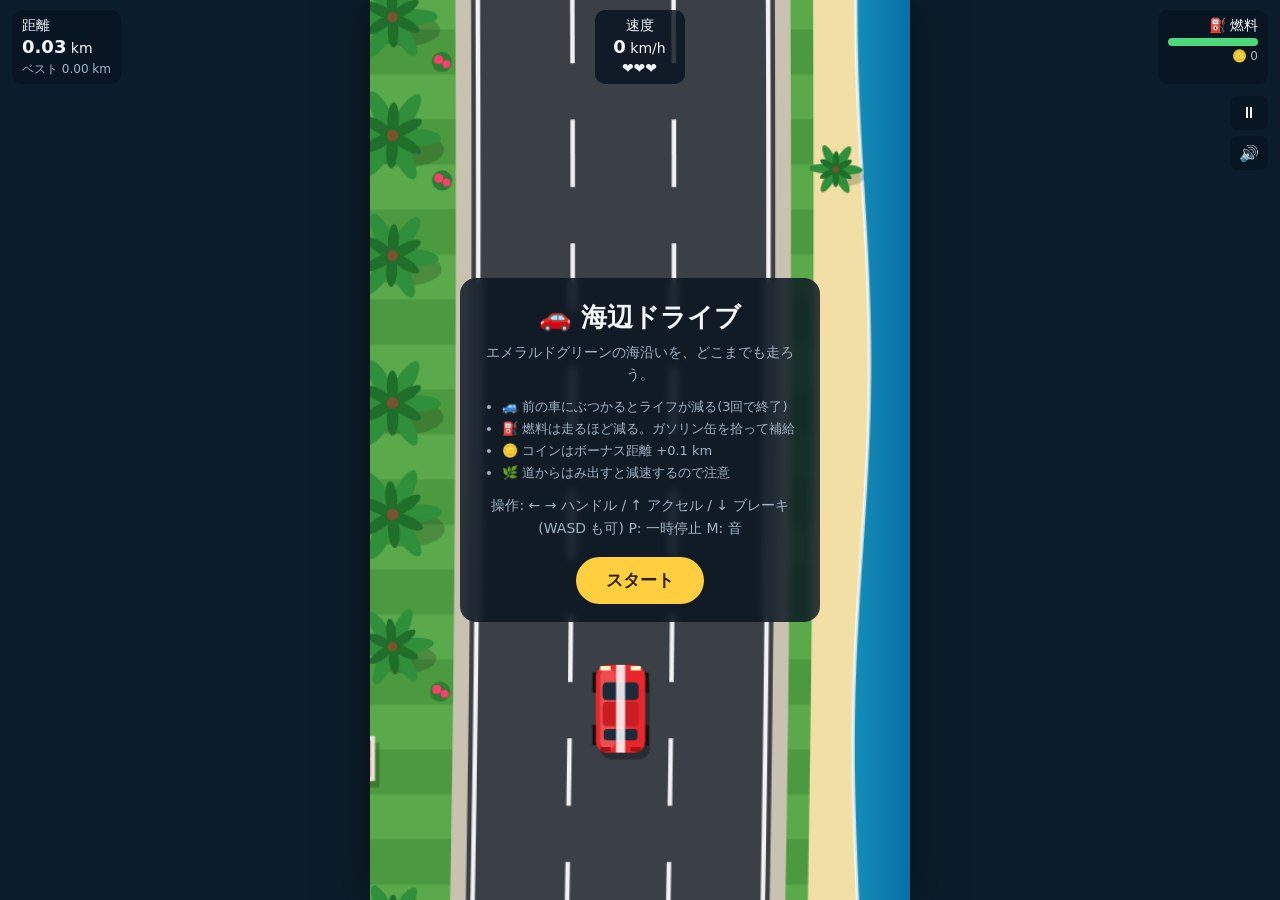
<file: docs/drive.html>
<!DOCTYPE html>
<html lang="ja">
<head>
<meta charset="UTF-8">
<meta name="viewport" content="width=device-width, initial-scale=1.0, maximum-scale=1.0, user-scalable=no, viewport-fit=cover">
<title>海辺ドライブ</title>
<meta name="description" content="沖縄の海沿いの道をドライブする2Dゲーム。車をかわし、ガソリンを拾い、どこまで走れるか挑戦しよう。">
<link rel="icon" href="data:image/svg+xml,<svg xmlns='http://www.w3.org/2000/svg' viewBox='0 0 100 100'><text y='.9em' font-size='90'>🚗</text></svg>">
<style>
  :root {
    --bg: #0b1d2a;
    --panel: rgba(8, 20, 32, 0.82);
    --text: #f4f7fa;
    --muted: #9fb3c4;
    --accent: #ffcf3f;
    --danger: #ff5a5a;
    --ok: #4cd97b;
    color-scheme: dark;
  }
  * { box-sizing: border-box; -webkit-tap-highlight-color: transparent; }
  html, body {
    margin: 0; height: 100%; background: var(--bg); color: var(--text);
    font-family: system-ui, -apple-system, "Hiragino Sans", "Noto Sans JP", sans-serif;
    overflow: hidden; touch-action: none; user-select: none; -webkit-user-select: none;
  }
  #wrap { position: relative; width: 100%; height: 100%; display: flex; align-items: center; justify-content: center; }
  canvas { display: block; background: #2f7d3a; box-shadow: 0 0 40px rgba(0,0,0,.5); }

  .hud { position: absolute; top: 0; left: 0; right: 0; pointer-events: none; padding: calc(10px + env(safe-area-inset-top, 0px)) 12px 10px; display: flex; justify-content: space-between; gap: 8px; }
  .hud-box { background: var(--panel); border-radius: 10px; padding: 6px 10px; font-size: 14px; line-height: 1.35; min-width: 90px; }
  .hud-box b { font-size: 18px; font-variant-numeric: tabular-nums; }
  .fuel-bar { width: 90px; height: 8px; background: #33424f; border-radius: 4px; overflow: hidden; margin-top: 3px; }
  .fuel-bar i { display: block; height: 100%; background: var(--ok); width: 100%; transition: background .3s; }

  .overlay { position: absolute; inset: 0; display: flex; align-items: center; justify-content: center; padding: 16px; }
  .overlay.hidden { display: none; }
  .card { background: var(--panel); border-radius: 16px; padding: 22px 22px 18px; max-width: 360px; width: 100%; text-align: center; backdrop-filter: blur(4px); }
  .card h1 { margin: 0 0 4px; font-size: 26px; }
  .card h2 { margin: 0 0 8px; font-size: 22px; }
  .card p { margin: 6px 0; color: var(--muted); font-size: 14px; line-height: 1.6; }
  .card .big { color: var(--text); font-size: 18px; }
  .card ul { text-align: left; color: var(--muted); font-size: 13px; padding-left: 20px; margin: 10px 0; line-height: 1.7; }
  button.primary {
    margin-top: 12px; font: inherit; font-size: 17px; font-weight: 700; border: 0; border-radius: 999px;
    padding: 12px 30px; background: var(--accent); color: #2a2100; cursor: pointer;
  }
  button.primary:active { transform: scale(.97); }
  .new-record { color: var(--accent) !important; font-weight: 700; }

  .touch { position: absolute; bottom: calc(14px + env(safe-area-inset-bottom, 0px)); left: 0; right: 0; display: none; justify-content: space-between; padding: 0 max(14px, env(safe-area-inset-right, 0px)) 0 max(14px, env(safe-area-inset-left, 0px)); pointer-events: none; }
  .touch .grp { display: flex; gap: 12px; pointer-events: auto; }
  .touch button {
    width: 68px; height: 68px; border-radius: 50%; border: 2px solid rgba(255,255,255,.35);
    background: rgba(8,20,32,.55); color: #fff; font-size: 26px; touch-action: none;
  }
  .touch button.on { background: rgba(255,207,63,.6); }
  @media (hover: none), (pointer: coarse) { .touch { display: flex; } .kbd-only { display: none; } }

  .icon-btn { position: absolute; top: 96px; right: 12px; pointer-events: auto; background: var(--panel); color: var(--text); border: 0; border-radius: 8px; width: 38px; height: 34px; font-size: 16px; cursor: pointer; }
</style>
</head>
<body>
<div id="wrap">
  <canvas id="game" width="480" height="800" aria-label="ドライブゲーム画面"></canvas>

  <div class="hud" id="hud">
    <div class="hud-box">距離<br><b id="h-dist">0.00</b> km<br><span style="font-size:12px;color:var(--muted)">ベスト <span id="h-best">0.00</span> km</span></div>
    <div class="hud-box" style="text-align:center">速度<br><b id="h-speed">0</b> km/h<br><span id="h-life">❤️❤️❤️</span></div>
    <div class="hud-box" style="text-align:right">⛽ 燃料<div class="fuel-bar"><i id="h-fuel"></i></div><span style="font-size:12px;color:var(--muted)">🪙 <span id="h-coin">0</span></span></div>
  </div>
  <button class="icon-btn" id="btn-pause" title="一時停止 (P)">⏸</button>
  <button class="icon-btn" id="btn-sound" title="サウンド切替 (M)" style="top:136px">🔊</button>

  <div class="overlay" id="ov-title">
    <div class="card">
      <h1>🚗 海辺ドライブ</h1>
      <p>エメラルドグリーンの海沿いを、どこまでも走ろう。</p>
      <ul>
        <li>🚙 前の車にぶつかるとライフが減る(3回で終了)</li>
        <li>⛽ 燃料は走るほど減る。ガソリン缶を拾って補給</li>
        <li>🪙 コインはボーナス距離 +0.1 km</li>
        <li>🌿 道からはみ出すと減速するので注意</li>
      </ul>
      <p class="kbd-only">操作: ← → ハンドル / ↑ アクセル / ↓ ブレーキ<br>(WASD も可) P: 一時停止 M: 音</p>
      <p style="display:none" class="touch-only">画面下のボタンで操作</p>
      <button class="primary" id="btn-start">スタート</button>
    </div>
  </div>

  <div class="overlay hidden" id="ov-pause">
    <div class="card"><h2>⏸ 一時停止中</h2><button class="primary" id="btn-resume">再開</button></div>
  </div>

  <div class="overlay hidden" id="ov-over">
    <div class="card">
      <h2 id="over-title">ゲームオーバー</h2>
      <p id="over-reason"></p>
      <p class="big">走行距離 <b id="over-dist">0.00</b> km</p>
      <p id="over-best"></p>
      <button class="primary" id="btn-retry">もう一度走る</button>
    </div>
  </div>

  <div class="touch" id="touch">
    <div class="grp">
      <button data-k="left" aria-label="左">◀</button>
      <button data-k="right" aria-label="右">▶</button>
    </div>
    <div class="grp">
      <button data-k="down" aria-label="ブレーキ">⏬</button>
      <button data-k="up" aria-label="アクセル">⏫</button>
    </div>
  </div>
</div>

<script>
(() => {
  'use strict';

  // ---------- 基本設定 ----------
  const W = 480, H = 800;
  const canvas = document.getElementById('game');
  const ctx = canvas.getContext('2d');
  const PLAYER_Y = H - 170;           // プレイヤーの画面上の位置
  const ROAD_W = 270;                 // 道路幅
  const LANES = 3;
  const LANE_W = ROAD_W / LANES;
  const CAR_W = 44, CAR_H = 78;
  const MAX_SPEED = 900;              // px/s
  const CRUISE = 520;
  const PX_PER_KM = 12000;            // 表示距離の換算

  const $ = id => document.getElementById(id);
  const ui = {
    dist: $('h-dist'), best: $('h-best'), speed: $('h-speed'), life: $('h-life'),
    fuel: $('h-fuel'), coin: $('h-coin'),
    title: $('ov-title'), pause: $('ov-pause'), over: $('ov-over'),
  };

  // ---------- 画面サイズ調整 ----------
  function fit() {
    const s = Math.min(window.innerWidth / W, window.innerHeight / H);
    canvas.style.width = (W * s) + 'px';
    canvas.style.height = (H * s) + 'px';
    const dpr = Math.min(window.devicePixelRatio || 1, 2);
    canvas.width = W * dpr; canvas.height = H * dpr;
    ctx.setTransform(dpr, 0, 0, dpr, 0, 0);
  }
  window.addEventListener('resize', fit);
  fit();

  // ---------- 保存(失敗しても動くように) ----------
  const store = {
    get(k, d) { try { const v = localStorage.getItem(k); return v === null ? d : JSON.parse(v); } catch (e) { return d; } },
    set(k, v) { try { localStorage.setItem(k, JSON.stringify(v)); } catch (e) {} },
  };
  let best = store.get('drive.best', 0);
  let soundOn = store.get('drive.sound', true);

  // ---------- サウンド ----------
  let actx = null, engine = null, engineGain = null;
  function initAudio() {
    if (actx) return;
    try {
      actx = new (window.AudioContext || window.webkitAudioContext)();
      engine = actx.createOscillator(); engine.type = 'sawtooth';
      const filt = actx.createBiquadFilter(); filt.type = 'lowpass'; filt.frequency.value = 400;
      engineGain = actx.createGain(); engineGain.gain.value = 0;
      engine.connect(filt).connect(engineGain).connect(actx.destination);
      engine.start();
    } catch (e) { actx = null; }
  }
  function beep(freq, dur, type = 'square', vol = 0.12, slide = 0) {
    if (!actx || !soundOn) return;
    const t = actx.currentTime;
    const o = actx.createOscillator(), g = actx.createGain();
    o.type = type; o.frequency.setValueAtTime(freq, t);
    if (slide) o.frequency.exponentialRampToValueAtTime(Math.max(30, freq + slide), t + dur);
    g.gain.setValueAtTime(vol, t); g.gain.exponentialRampToValueAtTime(0.0001, t + dur);
    o.connect(g).connect(actx.destination); o.start(t); o.stop(t + dur);
  }
  function updateEngine(speed, running) {
    if (!engine) return;
    const t = actx.currentTime;
    engine.frequency.setTargetAtTime(45 + speed * 0.11, t, 0.08);
    engineGain.gain.setTargetAtTime(running && soundOn ? 0.035 : 0, t, 0.1);
  }

  // ---------- 疑似乱数(位置から決まる装飾用) ----------
  function hash(n) { const x = Math.sin(n * 127.1 + 311.7) * 43758.5453; return x - Math.floor(x); }
  const rand = (a, b) => a + Math.random() * (b - a);

  // ---------- コース形状 ----------
  // ワールド座標 wy(進行方向に増加)における道路の中心 x
  function roadCenter(wy) {
    return W / 2 - 20
      + Math.sin(wy * 0.00042) * 70
      + Math.sin(wy * 0.0011 + 1.7) * 28
      + Math.sin(wy * 0.00013 + 4.0) * 40;
  }
  const toScreenY = wy => PLAYER_Y - (wy - state.dist);
  const toWorldY = sy => state.dist + (PLAYER_Y - sy);
  const laneX = (wy, lane) => roadCenter(wy) - ROAD_W / 2 + LANE_W * (lane + 0.5);

  // ---------- 状態 ----------
  const keys = { left: false, right: false, up: false, down: false };
  let state;
  function newState() {
    return {
      mode: 'title',    // title | play | pause | over
      dist: 0, speed: 0, x: roadCenter(0), vx: 0,
      lives: 3, fuel: 100, coins: 0, bonus: 0,
      invul: 0, shake: 0, offroad: false,
      traffic: [], items: [], particles: [], popups: [],
      nextTraffic: 600, nextItem: 900, time: 0,
    };
  }
  state = newState();

  const TRAFFIC_COLORS = ['#3b82f6', '#f97316', '#a855f7', '#f5f5f5', '#10b981', '#64748b', '#eab308'];

  function spawnTraffic() {
    const wy = state.dist + H + 120;
    const lane = Math.floor(Math.random() * LANES);
    // 同じ車線の近くに既にいれば別の車線へ
    const blocked = state.traffic.some(t => t.lane === lane && Math.abs(t.wy - wy) < 260);
    if (blocked) return;
    const kind = Math.random() < 0.18 ? 'truck' : (Math.random() < 0.15 ? 'bus' : 'car');
    state.traffic.push({
      wy, lane, laneT: lane, lx: 0,
      speed: rand(220, 420) * (kind === 'car' ? 1 : 0.8),
      kind, color: TRAFFIC_COLORS[Math.floor(Math.random() * TRAFFIC_COLORS.length)],
      h: kind === 'car' ? CAR_H : (kind === 'bus' ? 130 : 110),
      w: kind === 'car' ? CAR_W : 50,
      changeT: rand(1.5, 5),
    });
  }
  function spawnItem() {
    const wy = state.dist + H + 120;
    const lane = Math.floor(Math.random() * LANES);
    const fuelNeed = state.fuel < 45 ? 0.6 : 0.3;
    const type = Math.random() < fuelNeed ? 'fuel' : 'coin';
    if (type === 'coin') {
      // コインは縦に並べる
      for (let i = 0; i < 5; i++) state.items.push({ wy: wy + i * 60, lane, type, t: Math.random() * 6 });
    } else {
      state.items.push({ wy, lane, type, t: 0 });
    }
  }

  // ---------- 入力 ----------
  const KEYMAP = { ArrowLeft: 'left', a: 'left', A: 'left', ArrowRight: 'right', d: 'right', D: 'right',
                   ArrowUp: 'up', w: 'up', W: 'up', ArrowDown: 'down', s: 'down', S: 'down' };
  window.addEventListener('keydown', e => {
    const k = KEYMAP[e.key];
    if (k) { keys[k] = true; e.preventDefault(); }
    if (e.key === 'p' || e.key === 'P' || e.key === 'Escape') togglePause();
    if (e.key === 'm' || e.key === 'M') toggleSound();
    if ((e.key === 'Enter' || e.key === ' ') && (state.mode === 'title' || state.mode === 'over')) { e.preventDefault(); start(); }
  });
  window.addEventListener('keyup', e => { const k = KEYMAP[e.key]; if (k) keys[k] = false; });
  window.addEventListener('blur', () => { for (const k in keys) keys[k] = false; if (state.mode === 'play') togglePause(); });

  document.querySelectorAll('#touch button').forEach(b => {
    const k = b.dataset.k;
    const on = e => { e.preventDefault(); keys[k] = true; b.classList.add('on'); initAudio(); };
    const off = e => { e.preventDefault(); keys[k] = false; b.classList.remove('on'); };
    b.addEventListener('pointerdown', on);
    b.addEventListener('pointerup', off);
    b.addEventListener('pointercancel', off);
    b.addEventListener('pointerleave', off);
  });

  $('btn-start').onclick = start;
  $('btn-retry').onclick = start;
  $('btn-resume').onclick = togglePause;
  $('btn-pause').onclick = togglePause;
  $('btn-sound').onclick = toggleSound;
  $('btn-sound').textContent = soundOn ? '🔊' : '🔇';

  function start() {
    initAudio();
    if (actx && actx.state === 'suspended') actx.resume();
    state = newState();
    state.mode = 'play';
    state.speed = 200;
    ui.title.classList.add('hidden'); ui.over.classList.add('hidden'); ui.pause.classList.add('hidden');
    beep(440, 0.12, 'square', 0.08); setTimeout(() => beep(660, 0.18, 'square', 0.08), 120);
  }
  function togglePause() {
    if (state.mode === 'play') { state.mode = 'pause'; ui.pause.classList.remove('hidden'); }
    else if (state.mode === 'pause') { state.mode = 'play'; ui.pause.classList.add('hidden'); last = performance.now(); }
  }
  function toggleSound() {
    soundOn = !soundOn; store.set('drive.sound', soundOn);
    $('btn-sound').textContent = soundOn ? '🔊' : '🔇';
  }
  function gameOver(reason) {
    state.mode = 'over';
    const km = totalKm();
    const isNew = km > best;
    if (isNew) { best = km; store.set('drive.best', best); }
    $('over-title').textContent = reason === 'fuel' ? '⛽ ガス欠…' : '💥 ゲームオーバー';
    $('over-reason').textContent = reason === 'fuel' ? '燃料が尽きてしまいました。' : '車が動かなくなってしまいました。';
    $('over-dist').textContent = km.toFixed(2);
    const ob = $('over-best');
    ob.textContent = isNew ? '🏆 ベスト記録更新!' : `ベスト ${best.toFixed(2)} km`;
    ob.className = isNew ? 'new-record' : '';
    setTimeout(() => ui.over.classList.remove('hidden'), 700);
    beep(300, 0.6, 'sawtooth', 0.12, -250);
  }
  const totalKm = () => state.dist / PX_PER_KM + state.bonus;

  // ---------- 更新 ----------
  function rectHit(ax, ay, aw, ah, bx, by, bw, bh) {
    return Math.abs(ax - bx) * 2 < (aw + bw) && Math.abs(ay - by) * 2 < (ah + bh);
  }
  function addParticles(x, y, n, color, spd = 200) {
    for (let i = 0; i < n; i++) {
      const a = Math.random() * Math.PI * 2, v = rand(spd * 0.3, spd);
      state.particles.push({ x, y, vx: Math.cos(a) * v, vy: Math.sin(a) * v, life: rand(0.4, 0.9), max: 0.9, color, r: rand(2, 5) });
    }
  }
  function popup(x, y, text, color) { state.popups.push({ x, y, text, color, life: 1 }); }

  function update(dt) {
    const s = state;
    s.time += dt;
    // パーティクル類は常に更新
    for (const p of s.particles) { p.x += p.vx * dt; p.y += p.vy * dt; p.vx *= 0.94; p.vy *= 0.94; p.life -= dt; }
    s.particles = s.particles.filter(p => p.life > 0);
    for (const p of s.popups) { p.y -= 50 * dt; p.life -= dt; }
    s.popups = s.popups.filter(p => p.life > 0);
    if (s.shake > 0) s.shake = Math.max(0, s.shake - dt * 30);

    if (s.mode !== 'play') {
      if (s.mode === 'title') { s.dist += 260 * dt; s.x = laneX(s.dist, 1); }
      if (s.mode === 'over') { s.speed *= 0.95; s.dist += s.speed * dt; }
      return;
    }

    // 速度
    const center = roadCenter(s.dist);
    s.offroad = Math.abs(s.x - center) > ROAD_W / 2 - CAR_W * 0.25;
    let target = keys.up ? MAX_SPEED : CRUISE;
    if (keys.down) target = 80;
    if (s.offroad) target = Math.min(target, 260);
    const accel = keys.down ? 900 : (target > s.speed ? 300 : 500);
    s.speed += Math.sign(target - s.speed) * Math.min(Math.abs(target - s.speed), accel * dt);
    s.dist += s.speed * dt;

    // ハンドル(速度が出ているほど効く)
    const steer = (keys.right ? 1 : 0) - (keys.left ? 1 : 0);
    const grip = 0.35 + Math.min(1, s.speed / 500) * 0.65;
    s.vx += steer * 1250 * grip * dt;
    s.vx *= Math.pow(0.0025, dt);   // 摩擦
    s.vx = Math.max(-420, Math.min(420, s.vx));
    s.x += s.vx * dt;
    // 画面端・海に落ちない
    const limL = center - ROAD_W / 2 - 70, limR = center + ROAD_W / 2 + 40;
    if (s.x < limL) { s.x = limL; s.vx = Math.abs(s.vx) * 0.3; }
    if (s.x > limR) { s.x = limR; s.vx = -Math.abs(s.vx) * 0.3; }
    if (s.offroad && s.speed > 150 && Math.random() < 0.5) {
      state.particles.push({ x: s.x + rand(-18, 18), y: PLAYER_Y + 36, vx: rand(-40, 40), vy: rand(40, 120), life: 0.5, max: 0.5, color: '#c8b48a', r: rand(2, 4) });
    }

    // 燃料
    s.fuel -= dt * (2.2 + s.speed / MAX_SPEED * 3.2);
    if (s.fuel <= 0) { s.fuel = 0; gameOver('fuel'); return; }

    // 出現
    const difficulty = Math.min(1, s.dist / (PX_PER_KM * 8));   // 8kmで最大難易度
    if (s.dist > s.nextTraffic) { spawnTraffic(); s.nextTraffic = s.dist + rand(380, 760) * (1 - difficulty * 0.55); }
    if (s.dist > s.nextItem) { spawnItem(); s.nextItem = s.dist + rand(900, 1700); }

    // 交通
    for (const t of s.traffic) {
      t.wy += t.speed * dt;
      t.changeT -= dt;
      if (t.changeT <= 0) {
        t.changeT = rand(2.5, 6);
        if (t.kind === 'car' && Math.random() < 0.5 + difficulty * 0.3) {
          const nl = Math.max(0, Math.min(LANES - 1, t.laneT + (Math.random() < 0.5 ? -1 : 1)));
          const free = !s.traffic.some(o => o !== t && o.laneT === nl && Math.abs(o.wy - t.wy) < 200);
          if (free) t.laneT = nl;
        }
      }
      t.lane += Math.sign(t.laneT - t.lane) * Math.min(Math.abs(t.laneT - t.lane), dt * 0.9);
      t.sx = laneX(t.wy, 0) + LANE_W * t.lane;
      t.sy = toScreenY(t.wy);
    }
    // 追突防止(後ろの車は前の車の速度に合わせる)
    for (const t of s.traffic) for (const o of s.traffic) {
      if (o !== t && Math.abs(o.lane - t.lane) < 0.6 && o.wy > t.wy && o.wy - t.wy < (o.h + t.h) / 2 + 30) t.speed = Math.min(t.speed, o.speed);
    }
    s.traffic = s.traffic.filter(t => t.sy < H + 300 && t.sy > -400);

    // 衝突判定
    if (s.invul > 0) s.invul -= dt;
    for (const t of s.traffic) {
      if (s.invul <= 0 && rectHit(s.x, PLAYER_Y, CAR_W - 6, CAR_H - 8, t.sx, t.sy, t.w - 6, t.h - 8)) {
        s.lives--; s.invul = 2; s.shake = 14;
        s.speed *= 0.35;
        s.vx = (s.x < t.sx ? -1 : 1) * 260;
        t.speed += 120;
        addParticles((s.x + t.sx) / 2, (PLAYER_Y + t.sy) / 2, 26, '#ffb347', 320);
        beep(120, 0.35, 'sawtooth', 0.18, -60);
        if (s.lives <= 0) { gameOver('crash'); return; }
      }
    }

    // アイテム
    for (const it of s.items) {
      it.t += dt;
      it.sx = laneX(it.wy, it.lane); it.sy = toScreenY(it.wy);
      if (!it.got && rectHit(s.x, PLAYER_Y, CAR_W, CAR_H, it.sx, it.sy, 30, 30)) {
        it.got = true;
        if (it.type === 'fuel') {
          s.fuel = Math.min(100, s.fuel + 35);
          popup(it.sx, it.sy, '⛽ +35', '#4cd97b'); beep(520, 0.1, 'triangle', 0.15, 400);
          addParticles(it.sx, it.sy, 12, '#4cd97b', 160);
        } else {
          s.coins++; s.bonus += 0.1;
          popup(it.sx, it.sy, '+0.1km', '#ffcf3f'); beep(988, 0.08, 'square', 0.07); setTimeout(() => beep(1318, 0.1, 'square', 0.07), 60);
        }
      }
    }
    s.items = s.items.filter(it => !it.got && it.sy < H + 100);
  }

  // ---------- 描画 ----------
  function drawScenery() {
    const step = 8;
    // 草地
    ctx.fillStyle = '#4c9a3f'; ctx.fillRect(0, 0, W, H);
    // さとうきび畑のしま模様
    ctx.fillStyle = '#5aa94a';
    const off = state.dist % 80;
    for (let y = -80 + off; y < H; y += 80) ctx.fillRect(0, y, W, 40);

    // 砂浜と海(右側)
    ctx.beginPath();
    ctx.moveTo(W, -10);
    for (let sy = -10; sy <= H + 10; sy += step) ctx.lineTo(roadCenter(toWorldY(sy)) + ROAD_W / 2 + 34, sy);
    ctx.lineTo(W, H + 10); ctx.closePath();
    ctx.fillStyle = '#f1dfa6'; ctx.fill();

    ctx.beginPath();
    ctx.moveTo(W + 10, -10);
    for (let sy = -10; sy <= H + 10; sy += step) {
      const wy = toWorldY(sy);
      ctx.lineTo(roadCenter(wy) + ROAD_W / 2 + 78 + Math.sin(wy * 0.01 + state.time * 1.5) * 6, sy);
    }
    ctx.lineTo(W + 10, H + 10); ctx.closePath();
    const sea = ctx.createLinearGradient(W - 160, 0, W, 0);
    sea.addColorStop(0, '#3fd6c6'); sea.addColorStop(0.35, '#1fb0c9'); sea.addColorStop(1, '#0b6fa8');
    ctx.fillStyle = sea; ctx.fill();
    // 波打ち際の白波
    ctx.strokeStyle = 'rgba(255,255,255,.75)'; ctx.lineWidth = 3; ctx.beginPath();
    for (let sy = -10; sy <= H + 10; sy += step) {
      const wy = toWorldY(sy);
      const x = roadCenter(wy) + ROAD_W / 2 + 78 + Math.sin(wy * 0.01 + state.time * 1.5) * 6;
      sy === -10 ? ctx.moveTo(x, sy) : ctx.lineTo(x, sy);
    }
    ctx.stroke();
    // 海のきらめき
    ctx.fillStyle = 'rgba(255,255,255,.35)';
    const g0 = Math.floor(toWorldY(H) / 90);
    for (let g = g0; g < g0 + H / 90 + 2; g++) {
      const sy = toScreenY(g * 90 + hash(g) * 60);
      const x = roadCenter(g * 90) + ROAD_W / 2 + 100 + hash(g + 7) * 200;
      if (x < W) ctx.fillRect(x, sy, 10 + hash(g + 3) * 14, 2);
    }
  }

  function drawRoad() {
    const step = 8;
    const edge = (sign, extra) => {
      const pts = [];
      for (let sy = -10; sy <= H + 10; sy += step) pts.push([roadCenter(toWorldY(sy)) + sign * (ROAD_W / 2 + extra), sy]);
      return pts;
    };
    const fillBand = (extraL, extraR, color) => {
      const L = edge(-1, extraL), R = edge(1, extraR);
      ctx.beginPath(); ctx.moveTo(L[0][0], L[0][1]);
      for (const p of L) ctx.lineTo(p[0], p[1]);
      for (let i = R.length - 1; i >= 0; i--) ctx.lineTo(R[i][0], R[i][1]);
      ctx.closePath(); ctx.fillStyle = color; ctx.fill();
    };
    fillBand(14, 14, '#c9c2b0');   // 路肩
    fillBand(0, 0, '#3b3f46');     // アスファルト

    // 白い外側線
    ctx.strokeStyle = '#f2f2f2'; ctx.lineWidth = 4;
    for (const sign of [-1, 1]) {
      const pts = edge(sign, -6);
      ctx.beginPath(); pts.forEach((p, i) => i ? ctx.lineTo(p[0], p[1]) : ctx.moveTo(p[0], p[1])); ctx.stroke();
    }
    // 車線の破線
    ctx.fillStyle = '#f2f2f2';
    const dash = 60, gap = 50, period = dash + gap;
    const wTop = toWorldY(-20), wBot = toWorldY(H + 20);
    for (let w = Math.floor(wBot / period) * period; w < wTop; w += period) {
      for (let l = 1; l < LANES; l++) {
        const x0 = roadCenter(w) - ROAD_W / 2 + LANE_W * l;
        const x1 = roadCenter(w + dash) - ROAD_W / 2 + LANE_W * l;
        const y0 = toScreenY(w), y1 = toScreenY(w + dash);
        ctx.beginPath(); ctx.moveTo(x0 - 2, y0); ctx.lineTo(x1 - 2, y1); ctx.lineTo(x1 + 2, y1); ctx.lineTo(x0 + 2, y0); ctx.fill();
      }
    }
    // 距離標(1kmごと)
    const k0 = Math.floor(wBot / PX_PER_KM), k1 = Math.ceil(wTop / PX_PER_KM);
    for (let k = Math.max(1, k0); k <= k1; k++) {
      const wy = k * PX_PER_KM, sy = toScreenY(wy);
      const x = roadCenter(wy) - ROAD_W / 2 - 30;
      ctx.fillStyle = '#fff'; ctx.fillRect(x - 16, sy - 12, 32, 22);
      ctx.fillStyle = '#1b5fb0'; ctx.fillRect(x - 14, sy - 10, 28, 18);
      ctx.fillStyle = '#fff'; ctx.font = 'bold 12px sans-serif'; ctx.textAlign = 'center'; ctx.textBaseline = 'middle';
      ctx.fillText(k + 'km', x, sy);
    }
  }

  function drawPalm(x, y, s, sway) {
    ctx.save(); ctx.translate(x, y);
    ctx.fillStyle = 'rgba(0,0,0,.18)'; ctx.beginPath(); ctx.ellipse(10 * s, 10 * s, 26 * s, 12 * s, 0, 0, Math.PI * 2); ctx.fill();
    ctx.rotate(sway);
    ctx.fillStyle = '#2f8f3a';
    for (let i = 0; i < 6; i++) {
      ctx.save(); ctx.rotate(i * Math.PI / 3);
      ctx.beginPath(); ctx.ellipse(16 * s, 0, 18 * s, 6 * s, 0, 0, Math.PI * 2); ctx.fill();
      ctx.restore();
    }
    ctx.fillStyle = '#1f6e2a';
    for (let i = 0; i < 6; i++) {
      ctx.save(); ctx.rotate(i * Math.PI / 3 + 0.5);
      ctx.beginPath(); ctx.ellipse(11 * s, 0, 12 * s, 4 * s, 0, 0, Math.PI * 2); ctx.fill();
      ctx.restore();
    }
    ctx.fillStyle = '#7a5230'; ctx.beginPath(); ctx.arc(0, 0, 4 * s, 0, Math.PI * 2); ctx.fill();
    ctx.restore();
  }
  function drawHouse(x, y, seed) {
    ctx.fillStyle = 'rgba(0,0,0,.2)'; ctx.fillRect(x - 24, y - 16, 52, 40);
    ctx.fillStyle = seed > 0.5 ? '#e9e4da' : '#f3efe6'; ctx.fillRect(x - 28, y - 22, 52, 40);
    // 赤瓦屋根
    ctx.fillStyle = '#c4492c'; ctx.fillRect(x - 24, y - 18, 44, 32);
    ctx.fillStyle = '#e8e1d6'; ctx.fillRect(x - 24, y - 3, 44, 2);
    // シーサー(屋根の上の小さな点)
    ctx.fillStyle = '#d99a2b'; ctx.beginPath(); ctx.arc(x - 2, y - 3, 3, 0, Math.PI * 2); ctx.fill();
  }
  function drawSideObjects() {
    const spacing = 110;
    const wBot = toWorldY(H + 80), wTop = toWorldY(-80);
    for (let g = Math.floor(wBot / spacing); g <= Math.ceil(wTop / spacing); g++) {
      const wy = g * spacing + hash(g) * 50, sy = toScreenY(wy), c = roadCenter(wy);
      const r = hash(g + 101);
      if (r < 0.12) {
        drawHouse(c - ROAD_W / 2 - 70 - hash(g + 5) * 40, sy, hash(g + 9));
      } else {
        const x = c - ROAD_W / 2 - 40 - hash(g + 3) * (c - ROAD_W / 2 - 40);
        drawPalm(Math.max(20, x), sy, 0.8 + hash(g + 2) * 0.5, Math.sin(state.time * 1.3 + g) * 0.08);
      }
      // 砂浜側のヤシ
      if (hash(g + 55) < 0.35) drawPalm(c + ROAD_W / 2 + 54, sy + 30, 0.7, Math.sin(state.time * 1.1 + g * 2) * 0.1);
      // ハイビスカス
      if (hash(g + 77) < 0.5) {
        const fx = c - ROAD_W / 2 - 26, fy = sy + 40;
        ctx.fillStyle = '#2e7d32'; ctx.beginPath(); ctx.arc(fx, fy, 9, 0, Math.PI * 2); ctx.fill();
        ctx.fillStyle = '#ff3d6e'; ctx.beginPath(); ctx.arc(fx - 3, fy - 2, 4, 0, Math.PI * 2); ctx.arc(fx + 4, fy + 2, 3.5, 0, Math.PI * 2); ctx.fill();
      }
    }
  }

  function roundRect(x, y, w, h, r) {
    ctx.beginPath();
    ctx.moveTo(x + r, y); ctx.arcTo(x + w, y, x + w, y + h, r); ctx.arcTo(x + w, y + h, x, y + h, r);
    ctx.arcTo(x, y + h, x, y, r); ctx.arcTo(x, y, x + w, y, r); ctx.closePath();
  }
  function drawCar(x, y, w, h, color, opts = {}) {
    ctx.save(); ctx.translate(x, y);
    if (opts.tilt) ctx.rotate(opts.tilt);
    // 影
    ctx.fillStyle = 'rgba(0,0,0,.3)'; roundRect(-w / 2 + 4, -h / 2 + 6, w, h, 10); ctx.fill();
    // タイヤ
    ctx.fillStyle = '#111';
    for (const ty of [-h * 0.3, h * 0.3]) { ctx.fillRect(-w / 2 - 3, ty - 9, 6, 18); ctx.fillRect(w / 2 - 3, ty - 9, 6, 18); }
    // ボディ
    ctx.fillStyle = color; roundRect(-w / 2, -h / 2, w, h, 10); ctx.fill();
    ctx.fillStyle = 'rgba(255,255,255,.18)'; roundRect(-w / 2 + 4, -h / 2 + 3, w * 0.3, h - 6, 6); ctx.fill();
    // ガラス
    ctx.fillStyle = '#1c2a3a';
    roundRect(-w / 2 + 6, -h / 2 + h * 0.2, w - 12, h * 0.2, 4); ctx.fill();   // フロント
    roundRect(-w / 2 + 7, h / 2 - h * 0.27, w - 14, h * 0.13, 3); ctx.fill();  // リア
    // ルーフ
    ctx.fillStyle = opts.roof || color; roundRect(-w / 2 + 6, -h / 2 + h * 0.42, w - 12, h * 0.28, 4); ctx.fill();
    // ライト
    ctx.fillStyle = '#fff6c2'; ctx.fillRect(-w / 2 + 4, -h / 2 + 1, 9, 4); ctx.fillRect(w / 2 - 13, -h / 2 + 1, 9, 4);
    ctx.fillStyle = opts.brake ? '#ff2a2a' : '#a31212'; ctx.fillRect(-w / 2 + 4, h / 2 - 5, 9, 4); ctx.fillRect(w / 2 - 13, h / 2 - 5, 9, 4);
    if (opts.stripe) { ctx.fillStyle = opts.stripe; ctx.fillRect(-4, -h / 2, 8, h); }
    ctx.restore();
  }
  function drawBig(t) {
    const { sx: x, sy: y, w, h } = t;
    ctx.save(); ctx.translate(x, y);
    ctx.fillStyle = 'rgba(0,0,0,.3)'; roundRect(-w / 2 + 5, -h / 2 + 7, w, h, 6); ctx.fill();
    if (t.kind === 'truck') {
      ctx.fillStyle = t.color; roundRect(-w / 2, -h / 2, w, 30, 6); ctx.fill();          // キャブ
      ctx.fillStyle = '#1c2a3a'; ctx.fillRect(-w / 2 + 5, -h / 2 + 6, w - 10, 9);
      ctx.fillStyle = '#d9d9d9'; roundRect(-w / 2, -h / 2 + 33, w, h - 33, 4); ctx.fill(); // 荷台
      ctx.strokeStyle = '#b5b5b5'; ctx.lineWidth = 2;
      for (let i = 1; i < 4; i++) { ctx.beginPath(); ctx.moveTo(-w / 2 + 3, -h / 2 + 33 + (h - 33) * i / 4); ctx.lineTo(w / 2 - 3, -h / 2 + 33 + (h - 33) * i / 4); ctx.stroke(); }
    } else {
      ctx.fillStyle = '#f2f2f2'; roundRect(-w / 2, -h / 2, w, h, 8); ctx.fill();
      ctx.fillStyle = t.color; ctx.fillRect(-w / 2, -h / 2 + 20, w, 10); ctx.fillRect(-w / 2, h / 2 - 30, w, 6);
      ctx.fillStyle = '#1c2a3a'; ctx.fillRect(-w / 2 + 5, -h / 2 + 4, w - 10, 12);
      ctx.fillStyle = '#cfd8dc'; for (let i = 0; i < 3; i++) ctx.fillRect(-10, -h / 2 + 42 + i * 26, 20, 14);
    }
    ctx.fillStyle = '#a31212'; ctx.fillRect(-w / 2 + 3, h / 2 - 5, 8, 4); ctx.fillRect(w / 2 - 11, h / 2 - 5, 8, 4);
    ctx.restore();
  }

  function drawItems() {
    for (const it of state.items) {
      if (it.sy === undefined) continue;
      const x = it.sx, y = it.sy;
      if (it.type === 'fuel') {
        const bob = Math.sin(it.t * 5) * 2;
        ctx.fillStyle = 'rgba(0,0,0,.25)'; ctx.beginPath(); ctx.ellipse(x + 3, y + 16, 14, 5, 0, 0, Math.PI * 2); ctx.fill();
        ctx.fillStyle = '#e53935'; roundRect(x - 13, y - 15 + bob, 26, 30, 5); ctx.fill();
        ctx.fillStyle = '#b71c1c'; ctx.fillRect(x + 2, y - 21 + bob, 8, 7);
        ctx.fillStyle = '#fff'; ctx.font = 'bold 15px sans-serif'; ctx.textAlign = 'center'; ctx.textBaseline = 'middle';
        ctx.fillText('F', x, y + 1 + bob);
      } else {
        const sq = Math.abs(Math.cos(it.t * 4));
        ctx.fillStyle = '#d4a017'; ctx.beginPath(); ctx.ellipse(x, y, 11 * sq + 2, 11, 0, 0, Math.PI * 2); ctx.fill();
        ctx.fillStyle = '#ffd84a'; ctx.beginPath(); ctx.ellipse(x, y, 8 * sq + 1, 8, 0, 0, Math.PI * 2); ctx.fill();
      }
    }
  }

  function draw() {
    const s = state;
    ctx.save();
    if (s.shake > 0) ctx.translate(rand(-s.shake, s.shake) * 0.5, rand(-s.shake, s.shake) * 0.5);
    drawScenery();
    drawRoad();
    drawSideObjects();
    drawItems();
    for (const t of s.traffic) {
      if (t.sy === undefined) continue;
      if (t.kind === 'car') drawCar(t.sx, t.sy, t.w, t.h, t.color, { tilt: (t.laneT - t.lane) * 0.25 });
      else drawBig(t);
    }
    // プレイヤー
    const blink = s.invul > 0 && Math.floor(s.invul * 10) % 2 === 0;
    if (!blink && s.mode !== 'title') {
      drawCar(s.x, PLAYER_Y, CAR_W, CAR_H, '#e8262b', { tilt: s.vx / 2200, brake: keys.down, stripe: 'rgba(255,255,255,.85)', roof: '#c81e23' });
    }
    if (s.mode === 'title') drawCar(s.x, PLAYER_Y, CAR_W, CAR_H, '#e8262b', { stripe: 'rgba(255,255,255,.85)', roof: '#c81e23' });

    for (const p of s.particles) {
      ctx.globalAlpha = Math.max(0, p.life / p.max);
      ctx.fillStyle = p.color; ctx.beginPath(); ctx.arc(p.x, p.y, p.r, 0, Math.PI * 2); ctx.fill();
    }
    ctx.globalAlpha = 1;
    ctx.font = 'bold 18px sans-serif'; ctx.textAlign = 'center'; ctx.textBaseline = 'middle';
    for (const p of s.popups) {
      ctx.globalAlpha = Math.max(0, p.life);
      ctx.fillStyle = '#000'; ctx.fillText(p.text, p.x + 1, p.y + 1);
      ctx.fillStyle = p.color; ctx.fillText(p.text, p.x, p.y);
    }
    ctx.globalAlpha = 1;

    // スピード感の線
    if (s.speed > 650 && s.mode === 'play') {
      ctx.strokeStyle = `rgba(255,255,255,${(s.speed - 650) / 900})`; ctx.lineWidth = 2;
      for (let i = 0; i < 8; i++) {
        const x = hash(i + Math.floor(s.time * 20)) * W, y = hash(i * 3 + Math.floor(s.time * 20)) * H;
        ctx.beginPath(); ctx.moveTo(x, y); ctx.lineTo(x, y + 60); ctx.stroke();
      }
    }
    // 燃料警告
    if (s.mode === 'play' && s.fuel < 20 && Math.floor(s.time * 3) % 2 === 0) {
      ctx.fillStyle = 'rgba(255,60,60,.12)'; ctx.fillRect(0, 0, W, H);
    }
    ctx.restore();
  }

  function updateHud() {
    const s = state;
    ui.dist.textContent = totalKm().toFixed(2);
    ui.best.textContent = best.toFixed(2);
    ui.speed.textContent = Math.round(s.speed * 0.16);
    ui.life.textContent = '❤️'.repeat(Math.max(0, s.lives)) + '🖤'.repeat(Math.max(0, 3 - s.lives));
    ui.fuel.style.width = s.fuel + '%';
    ui.fuel.style.background = s.fuel < 20 ? 'var(--danger)' : (s.fuel < 45 ? 'var(--accent)' : 'var(--ok)');
    ui.coin.textContent = s.coins;
  }

  // ---------- メインループ ----------
  let last = performance.now();
  function loop(now) {
    const dt = Math.min(0.05, (now - last) / 1000);
    last = now;
    if (state.mode !== 'pause') update(dt);
    draw();
    updateHud();
    updateEngine(state.speed, state.mode === 'play');
    requestAnimationFrame(loop);
  }
  requestAnimationFrame(loop);
})();
</script>
</body>
</html>
</file>
